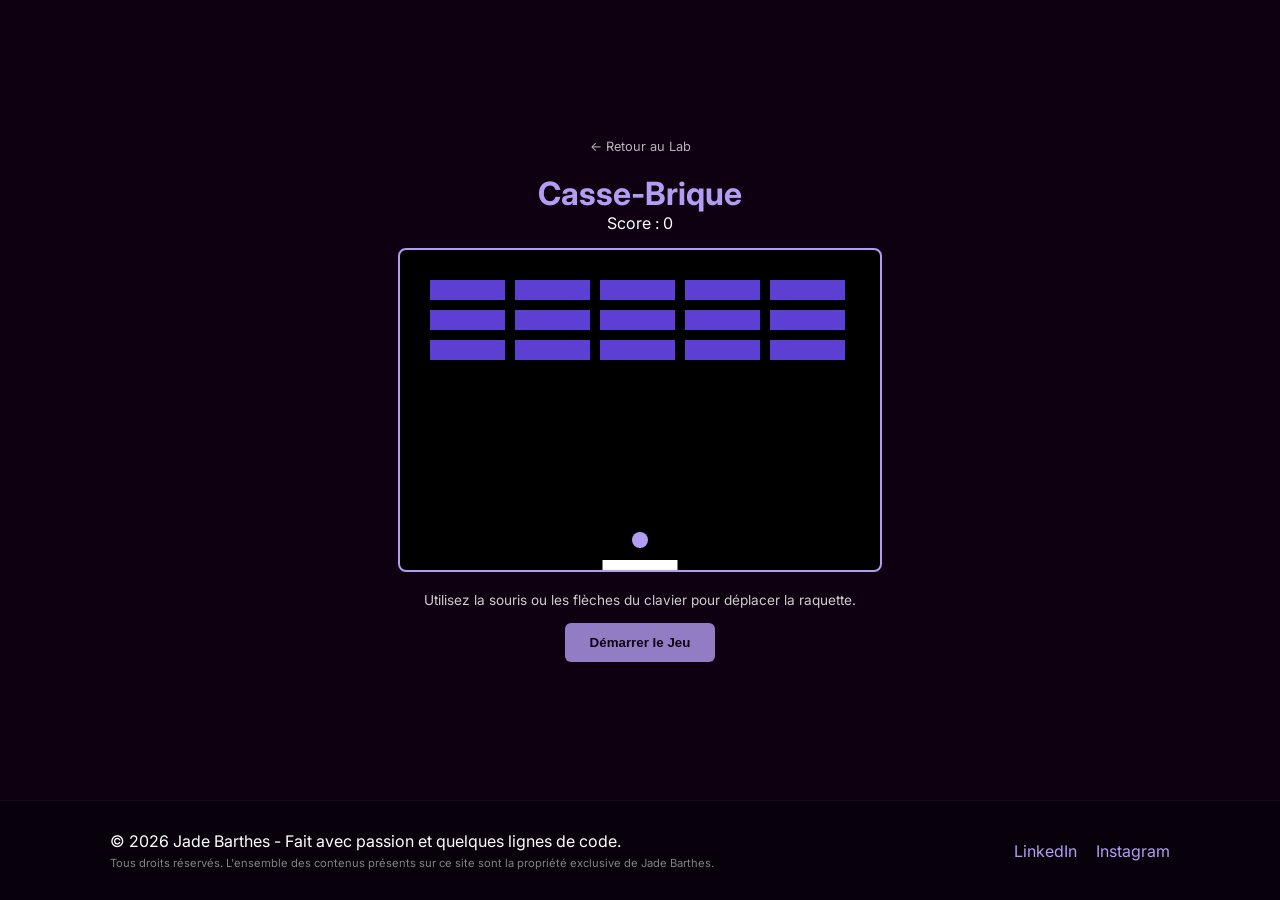
<file: casse-brique/index.html>
<!DOCTYPE html>
<html lang="fr">
<head>
    <meta charset="UTF-8">
    <meta name="viewport" content="width=device-width, initial-scale=1.0">
    <title>Casse-Brique - Jade Barthes</title>
    <link href="https://fonts.googleapis.com/css2?family=Inter:wght@400;700&display=swap" rel="stylesheet">
    <link rel="stylesheet" href="style.css">
</head>
<body>

    <main class="game-wrapper">
        <a href="../../jeu-html.html" class="back-link">← Retour au Lab</a>
        
        <header class="game-header">
            <h1>Casse-Brique</h1>
            <div id="score">Score : 0</div>
        </header>
        
        <canvas id="gameCanvas" width="480" height="320"></canvas>
        
        <div class="game-footer-ui"> <p>Utilisez la souris ou les flèches du clavier pour déplacer la raquette.</p>
            <button id="startBtn">Démarrer le Jeu</button>
        </div>
    </main>

    <footer class="main-footer"> <div class="footer-container">
            <div class="footer-content">
                <p>&copy; 2026 Jade Barthes - Fait avec passion et quelques lignes de code.</p>
                <p class="legal-text">
                    Tous droits réservés. L'ensemble des contenus présents sur ce site sont la propriété exclusive de Jade Barthes. 
                </p>
            </div>
            
            <div class="footer-socials">
                <a href="https://www.linkedin.com/in/jade-barthes-762510387/" target="_blank">LinkedIn</a>
                <a href="https://www.instagram.com/pickjad/" target="_blank">Instagram</a>
            </div>
        </div>
    </footer>

    <script src="script.js"></script>
</body>
</html>
</file>
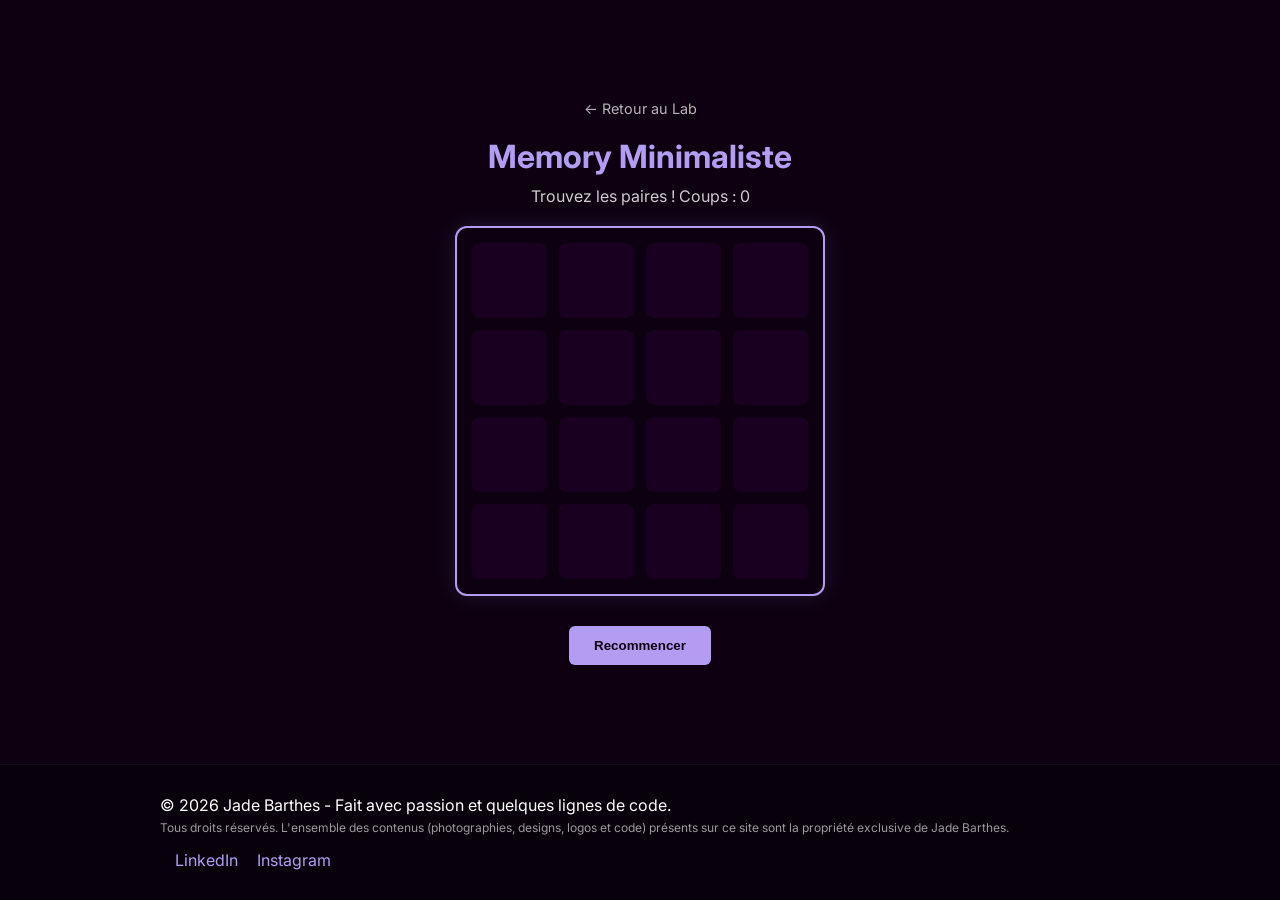
<file: memory/index.html>
<!DOCTYPE html>
<html lang="fr">
<head>
    <meta charset="UTF-8">
    <meta name="viewport" content="width=device-width, initial-scale=1.0">
    <title>Memory Visuel - Jade Barthes</title>
    <link href="https://fonts.googleapis.com/css2?family=Inter:wght@400;700&display=swap" rel="stylesheet">
    <link rel="stylesheet" href="style.css">
</head>
<body>

    <main class="game-wrapper">
        <a href="../../jeu-html.html" class="back-link">← Retour au Lab</a>
        
        <header class="game-header">
            <h1>Memory Minimaliste</h1>
            <div id="status">Trouvez les paires ! Coups : 0</div>
        </header>
        
        <div class="game-board" id="gameBoard"></div>
        
        <div class="game-controls">
            <button id="resetBtn">Recommencer</button>
        </div>
    </main>

    <footer class="main-footer">
        <div class="footer-container">
            <div class="footer-content">
                <p>&copy; 2026 Jade Barthes - Fait avec passion et quelques lignes de code.</p>
                <p class="legal-text">
                    Tous droits réservés. L'ensemble des contenus (photographies, designs, logos et code) 
                    présents sur ce site sont la propriété exclusive de Jade Barthes. 
                </p>
            </div>
            
            <div class="footer-socials">
                <a href="https://www.linkedin.com/in/jade-barthes-762510387/" target="_blank">LinkedIn</a>
                <a href="https://www.instagram.com/pickjad/" target="_blank">Instagram</a>
            </div>
        </div>
    </footer>

    <script src="script.js"></script>
</body>
</html>
</file>
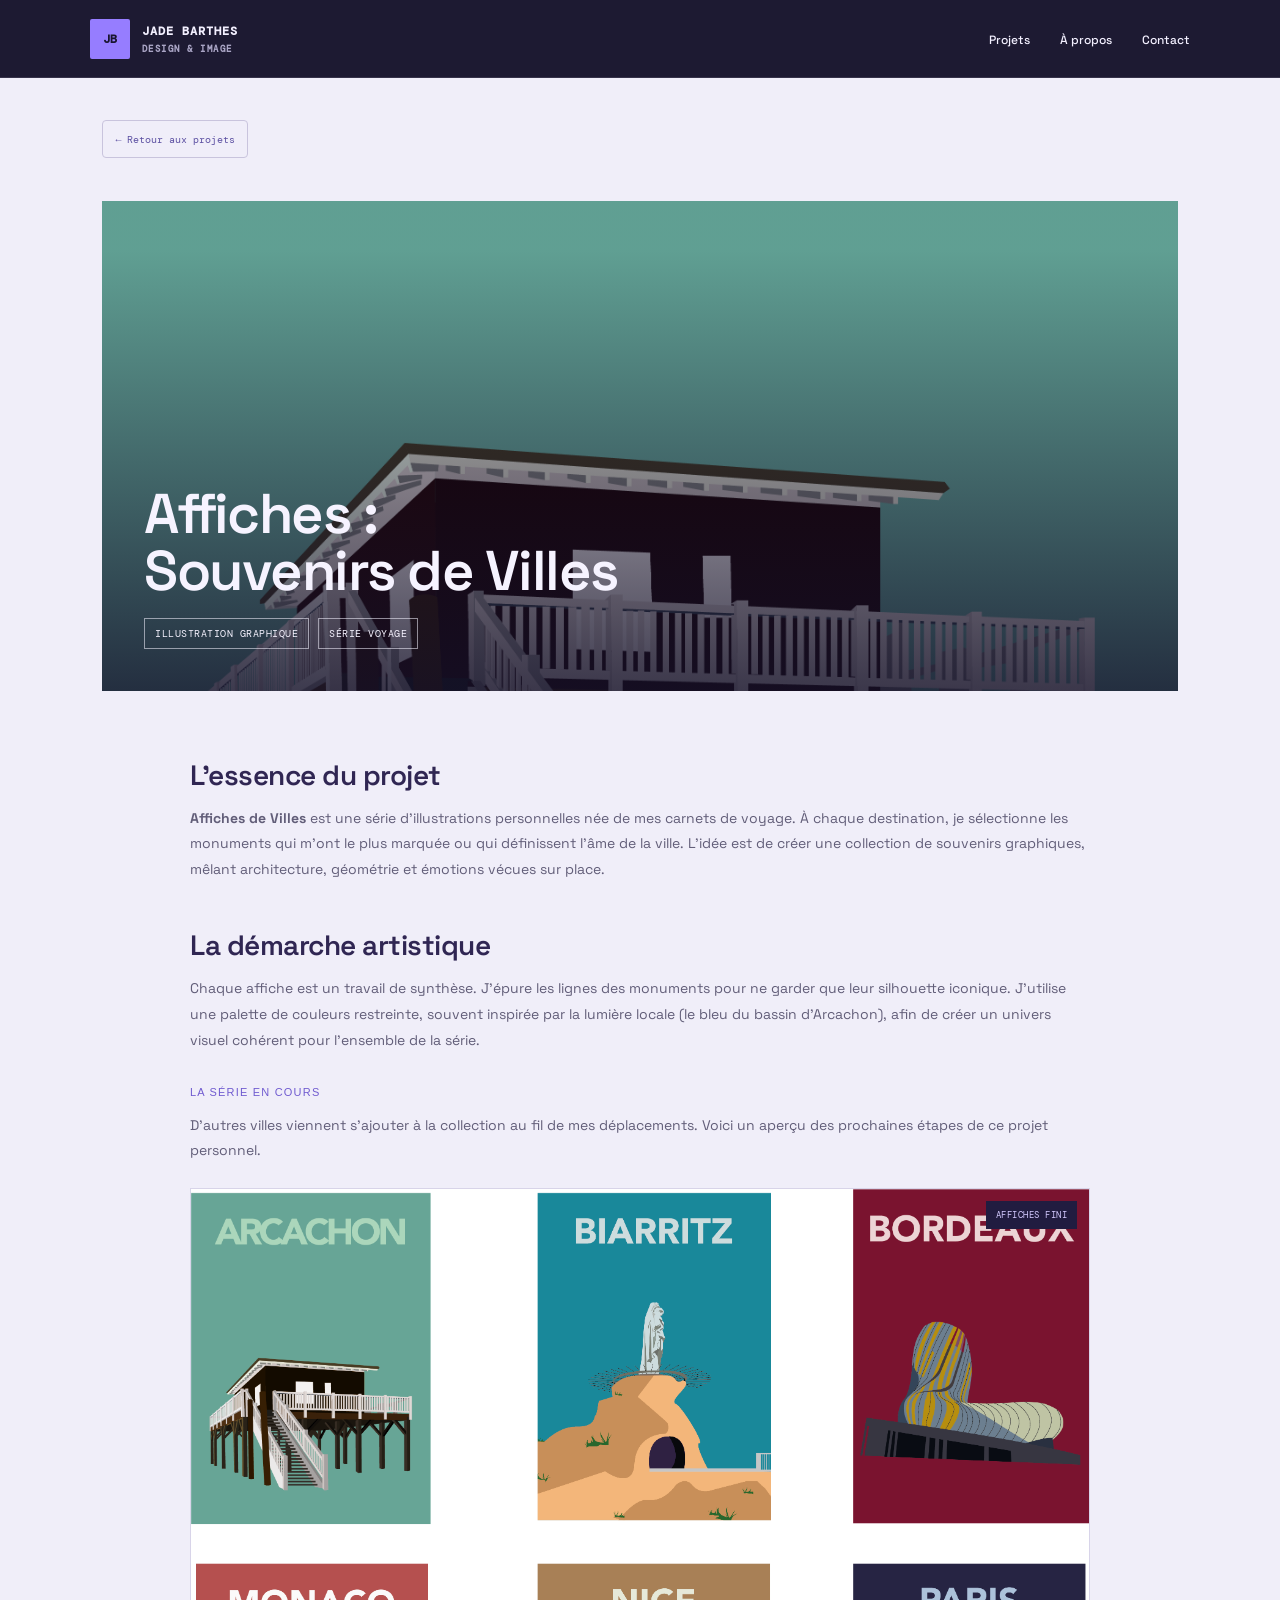
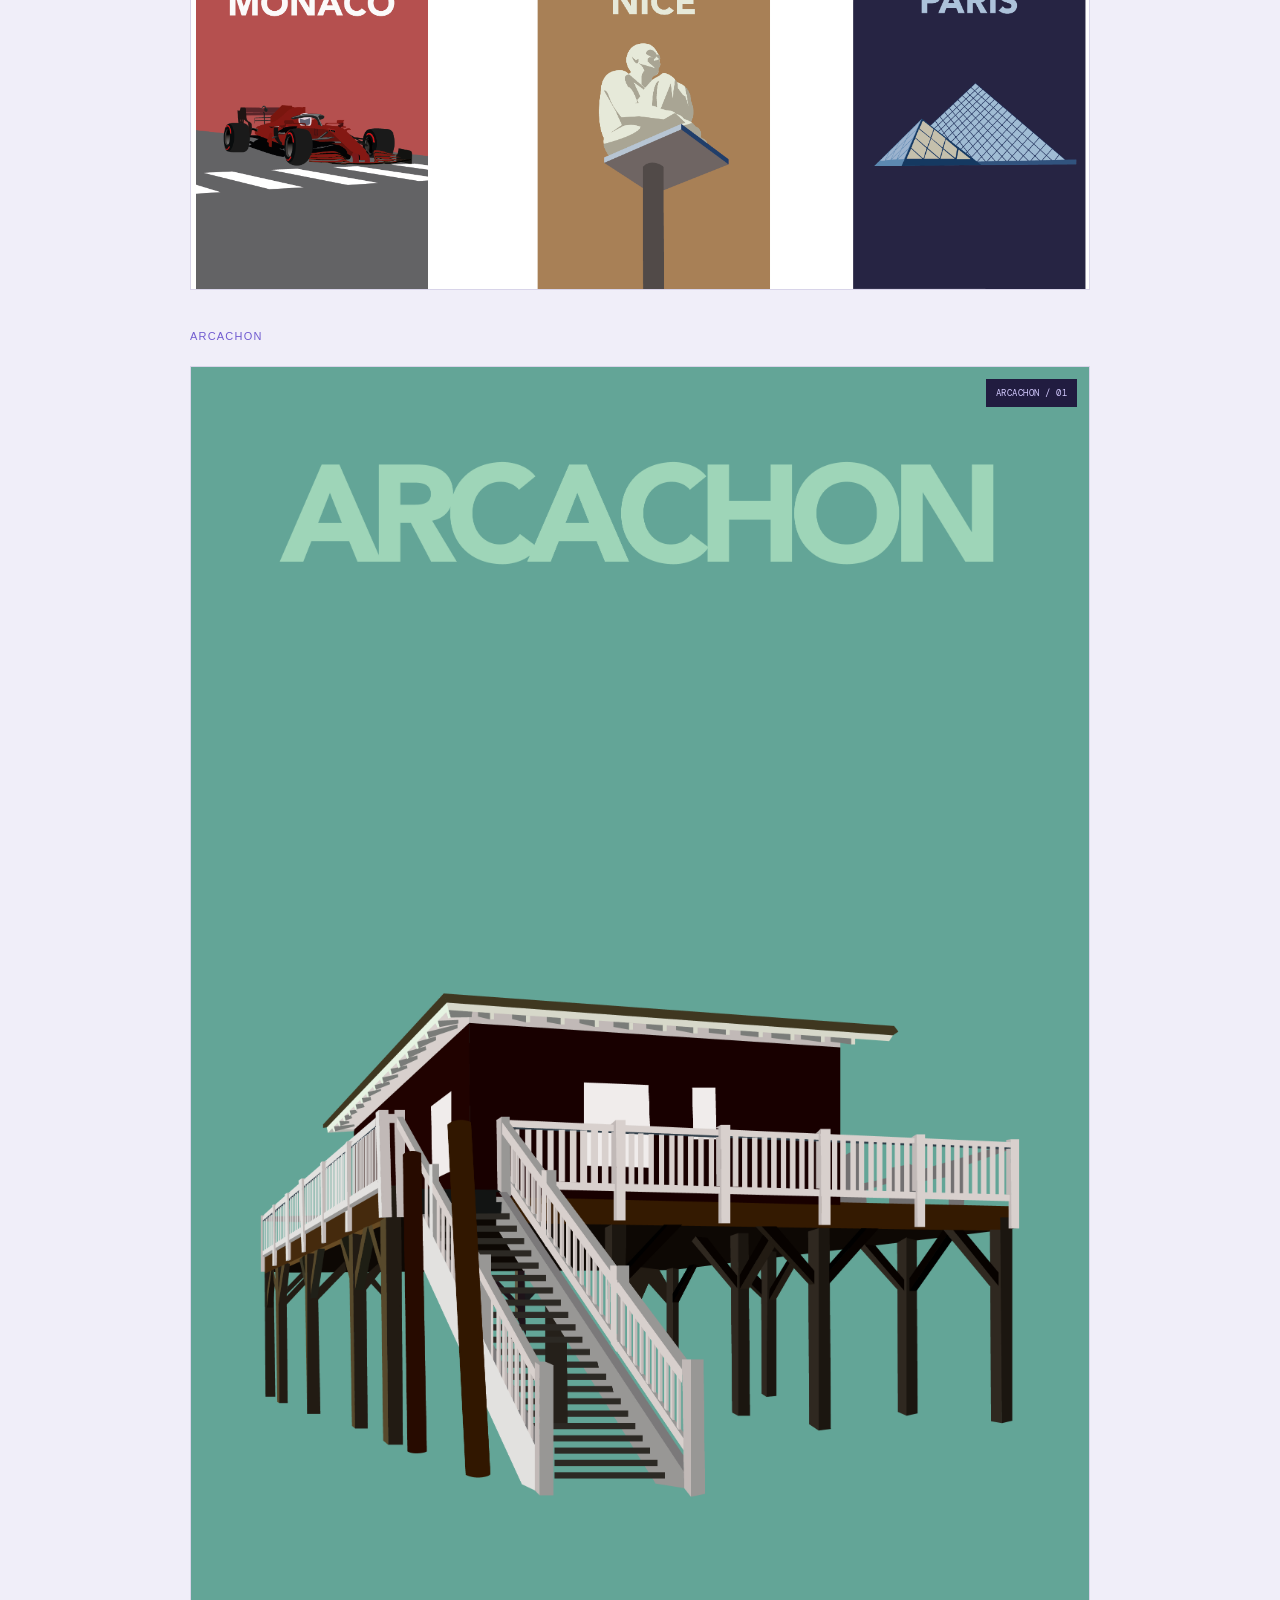
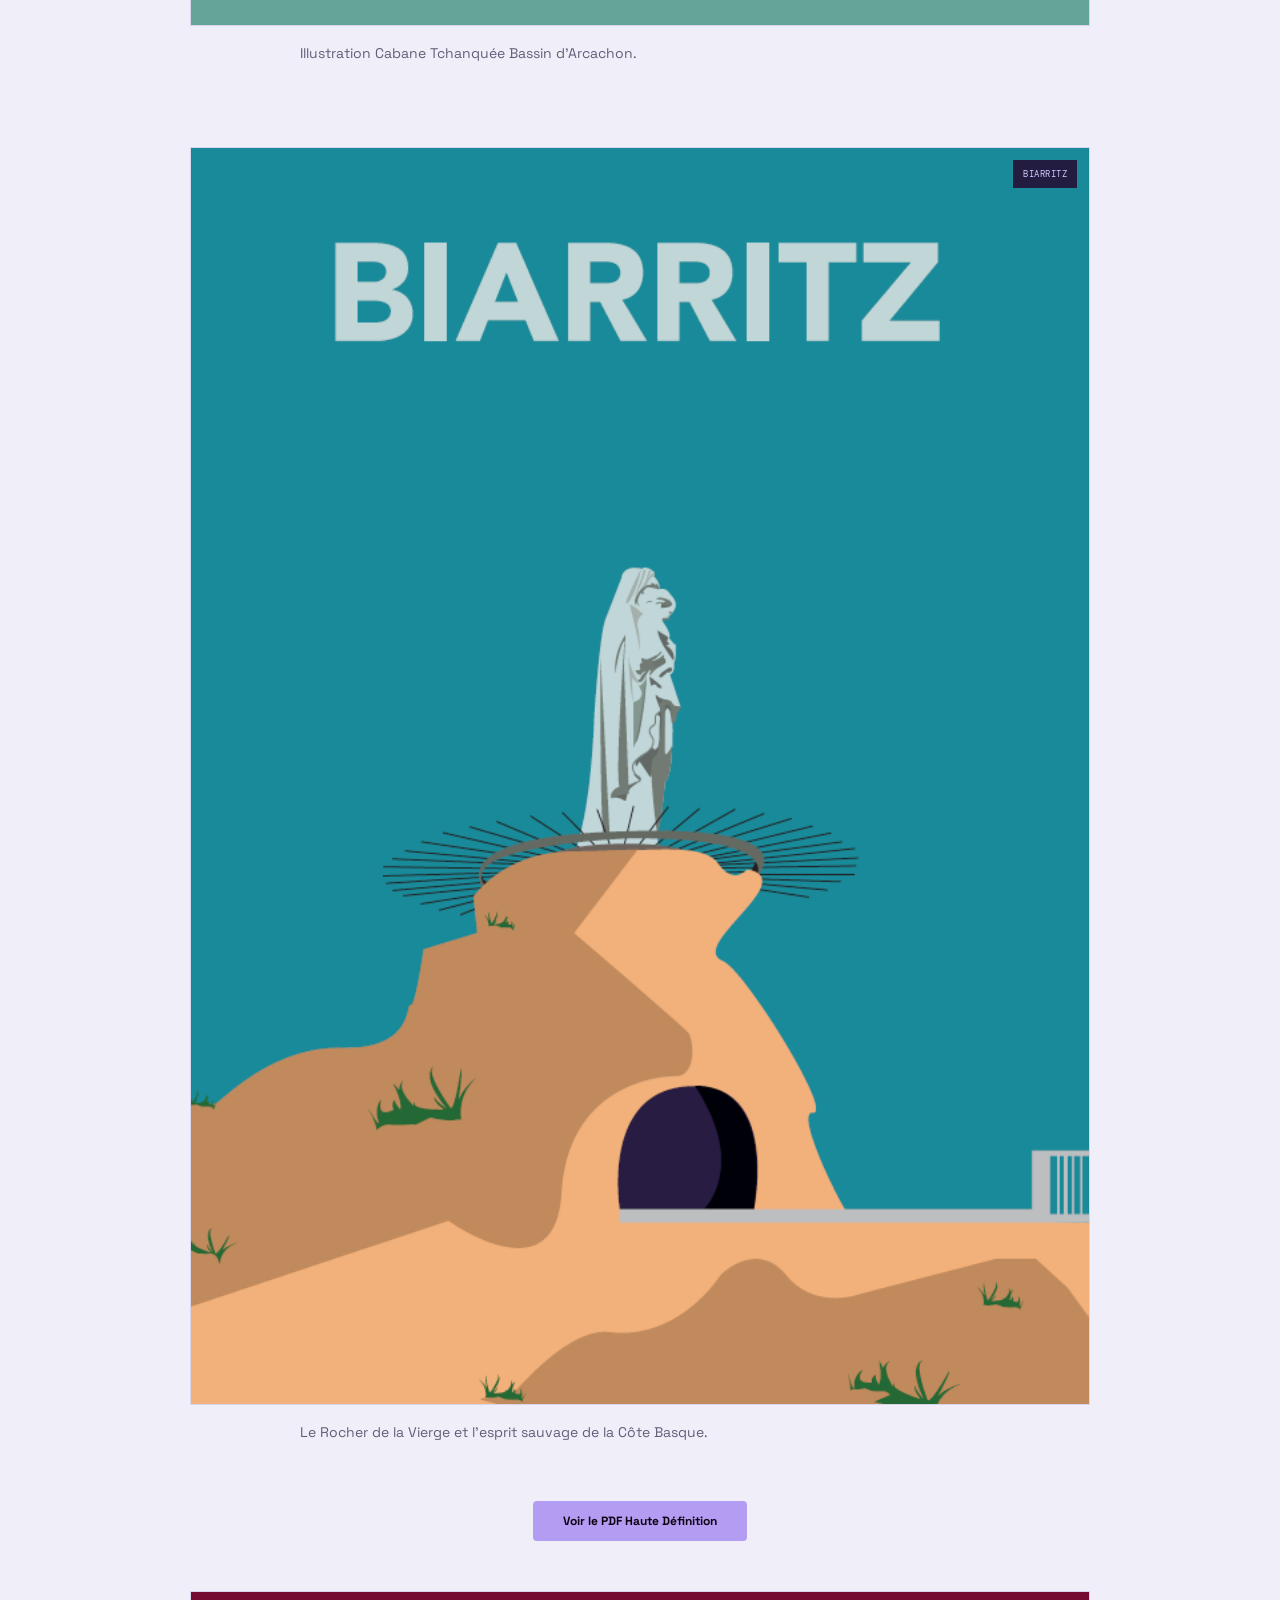
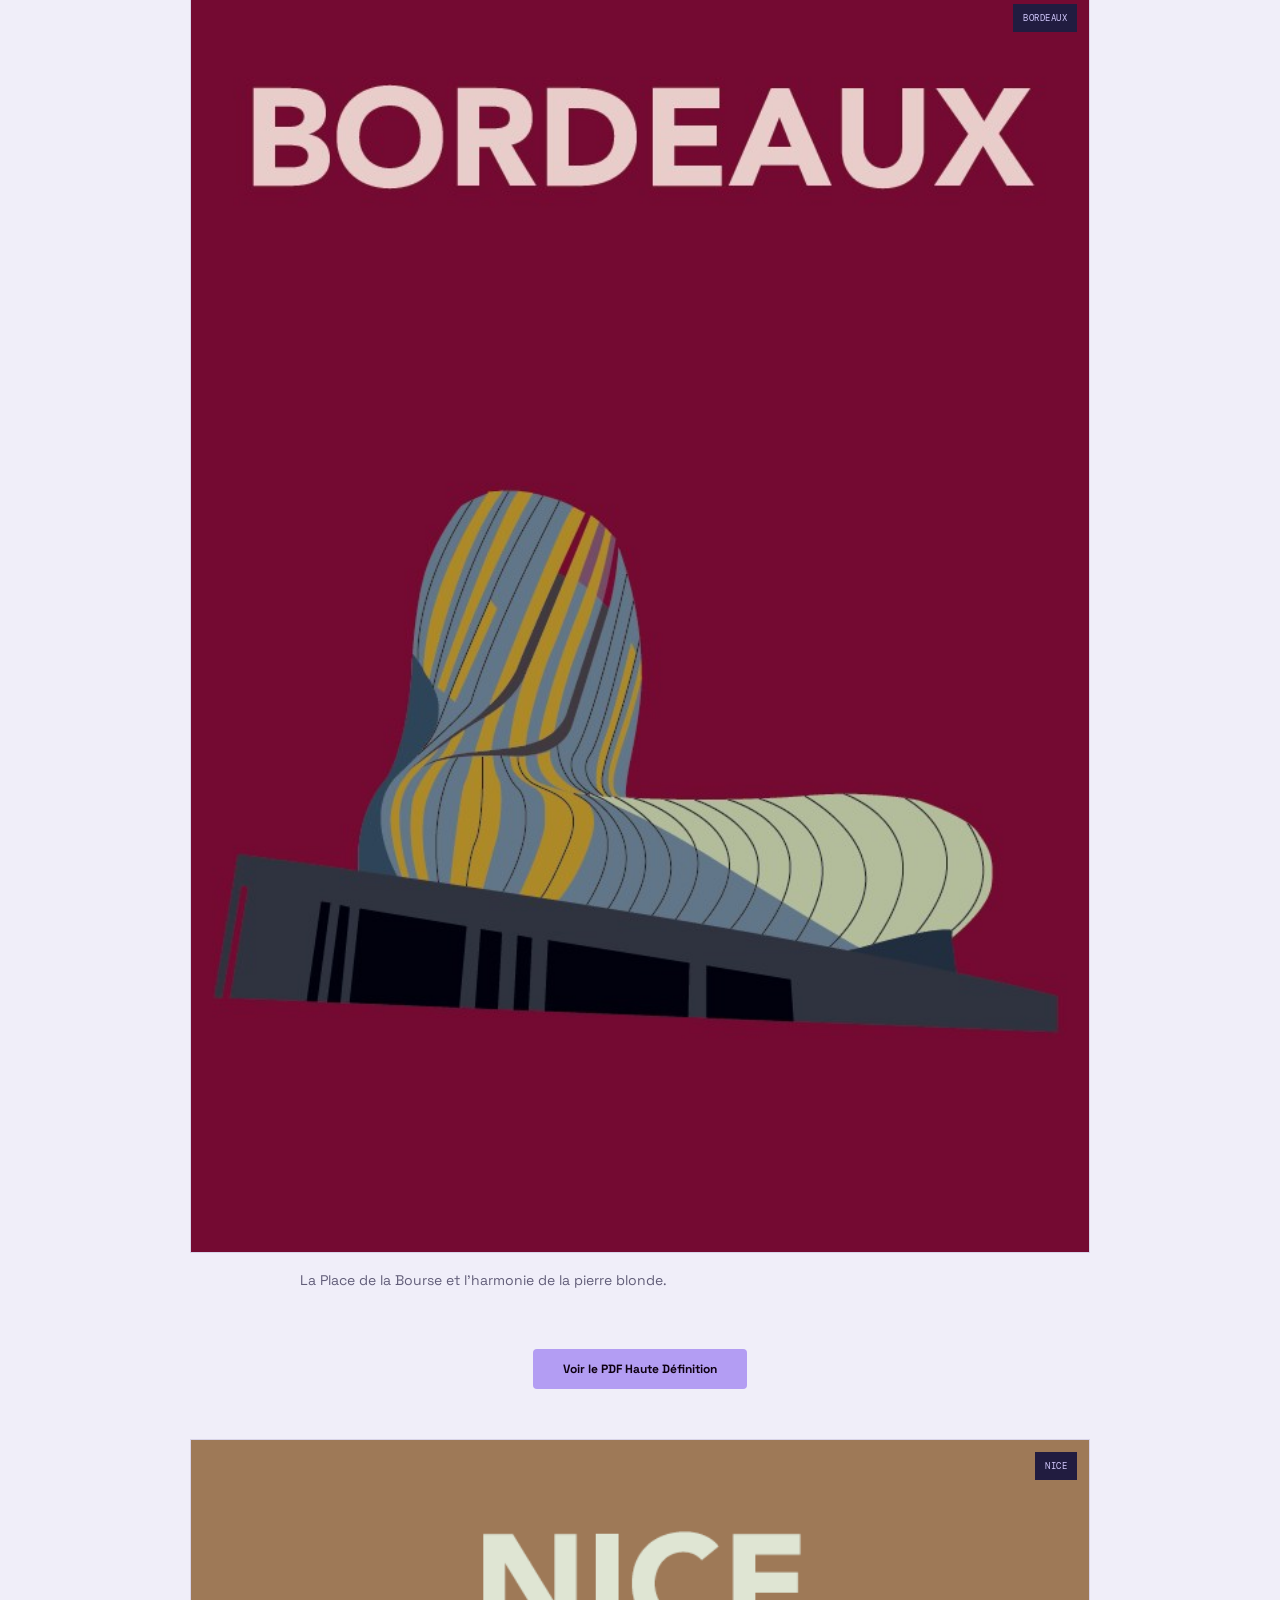
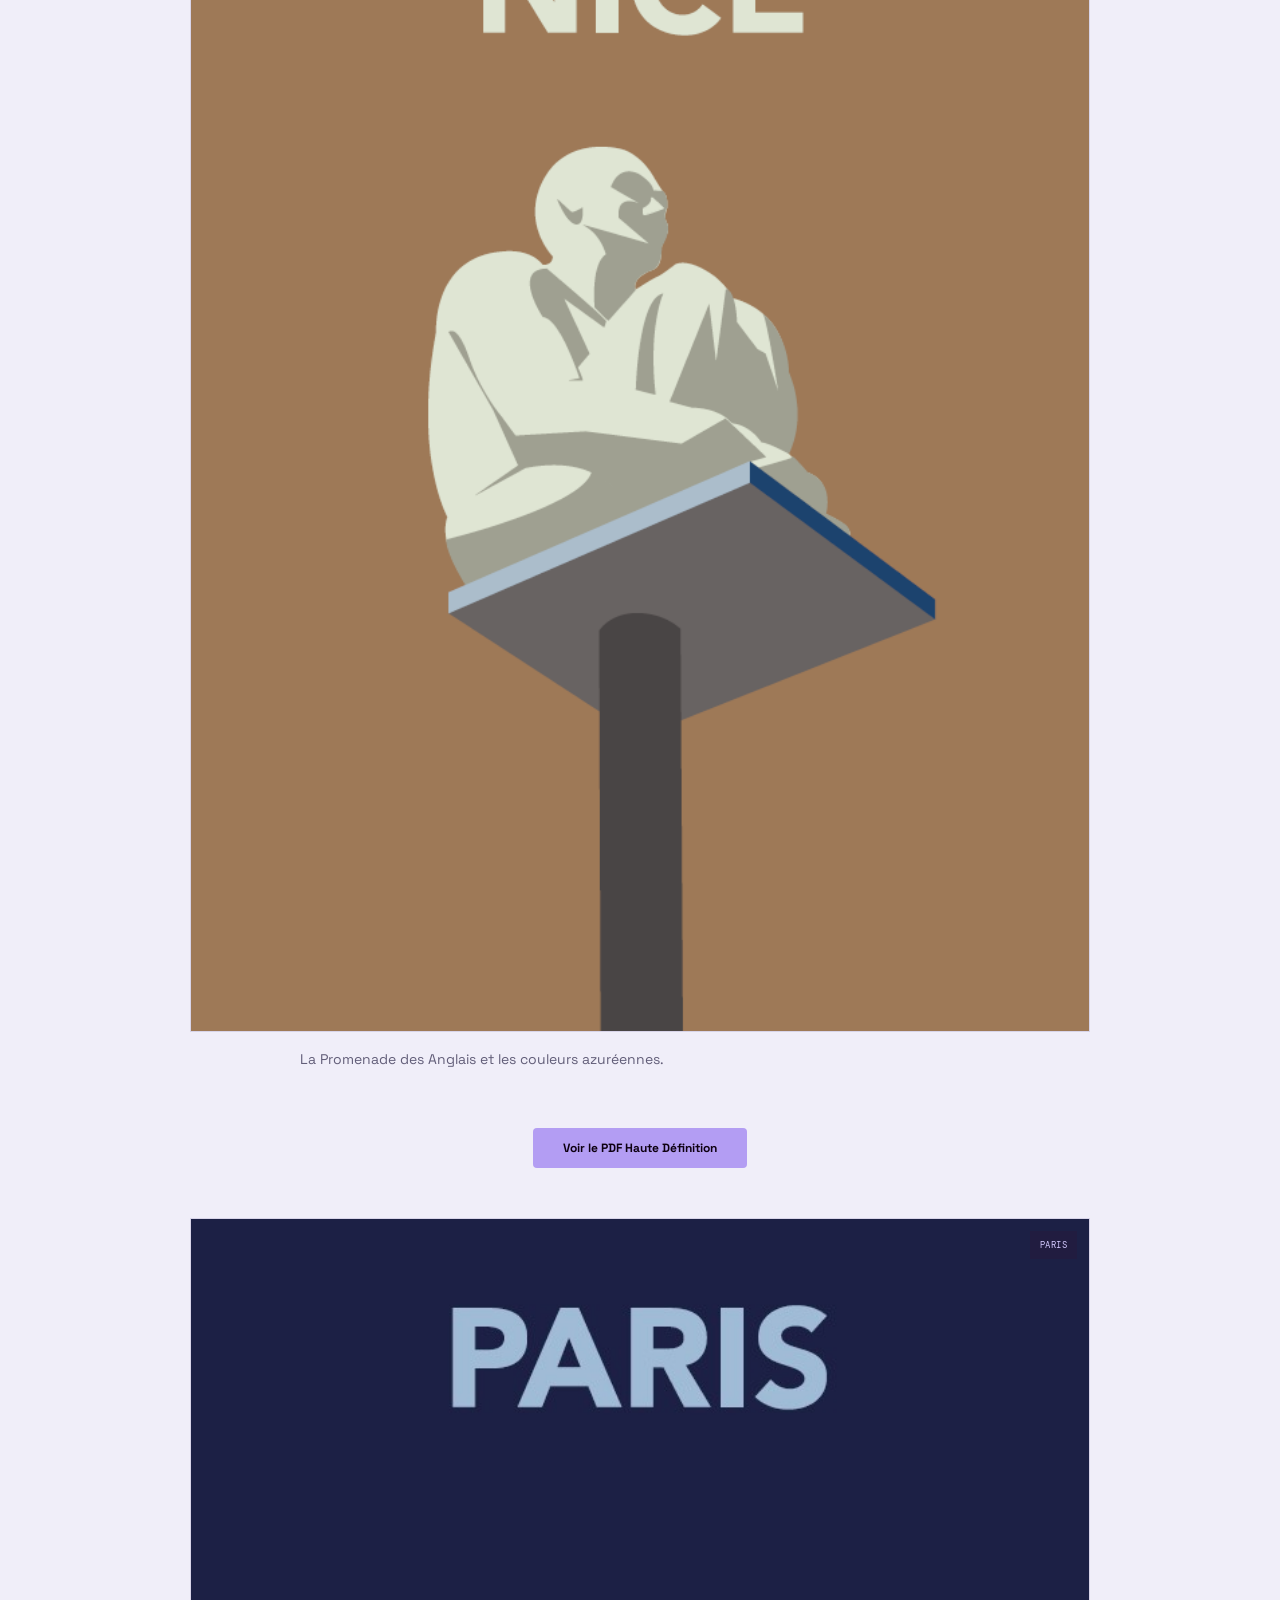
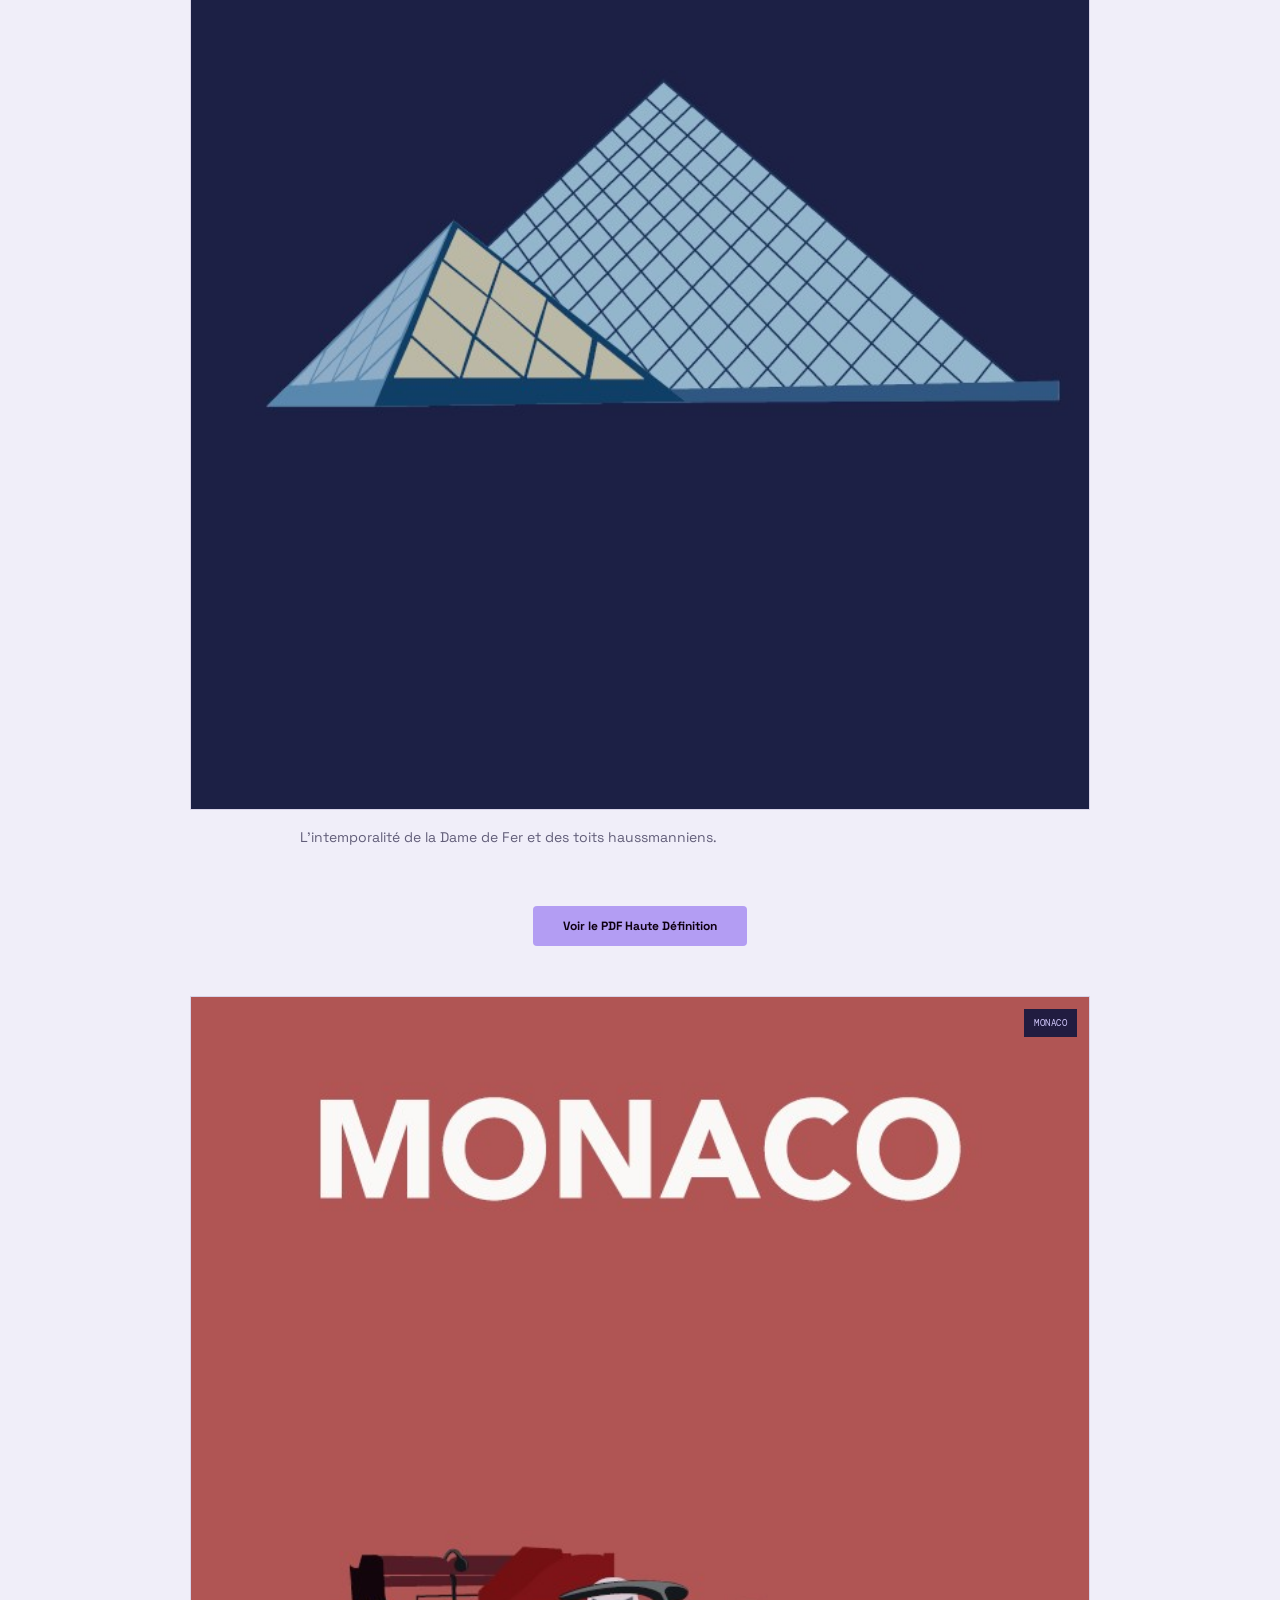
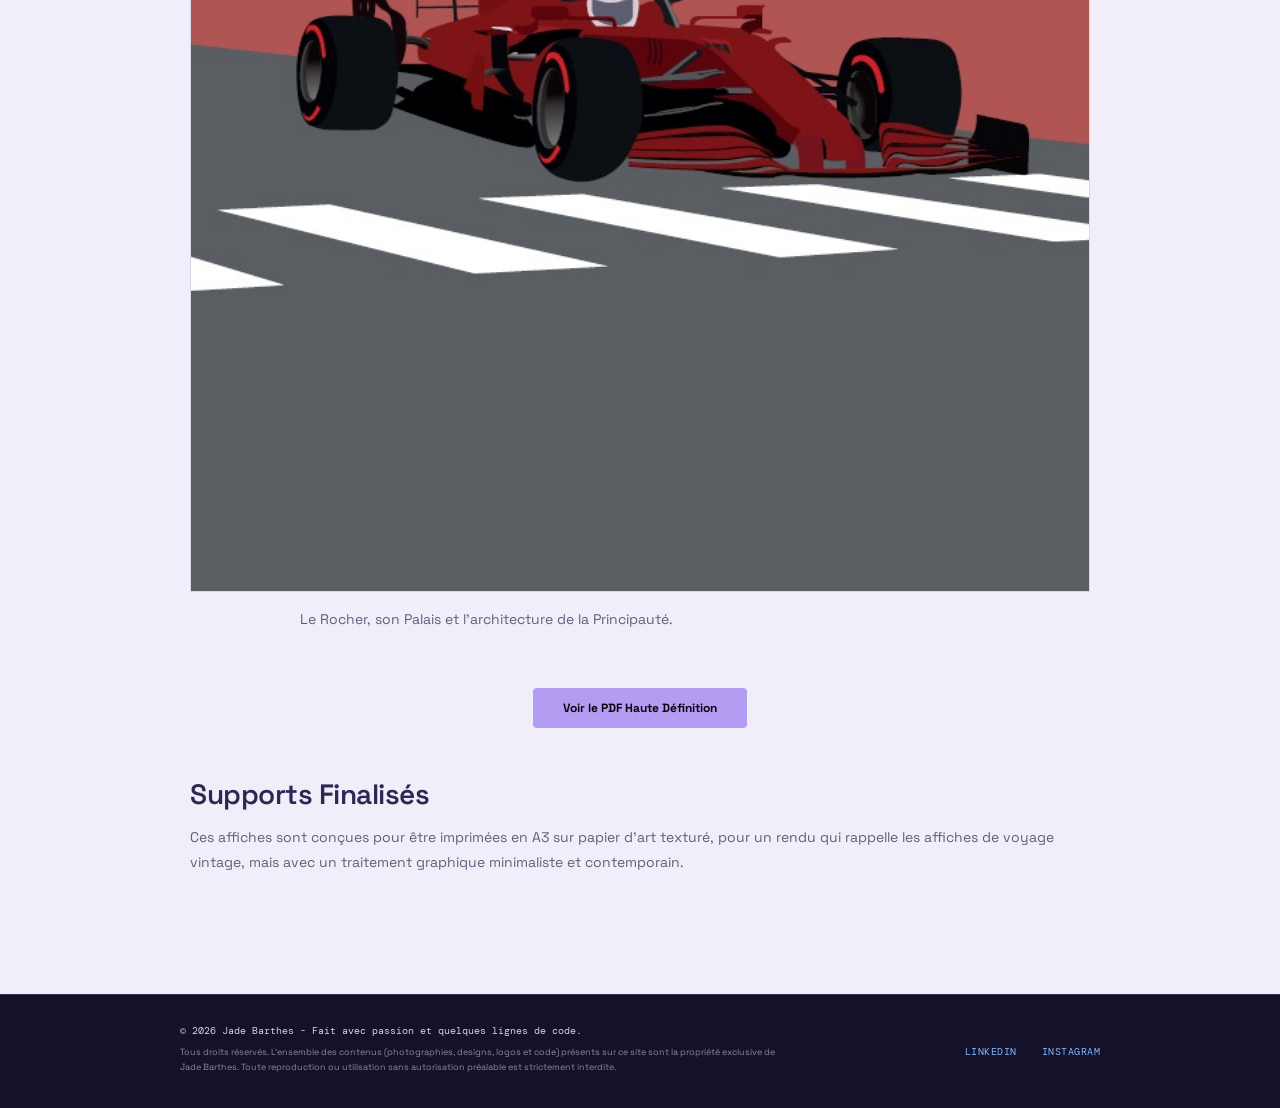
<file: Affiche-ville.html>
<!DOCTYPE html>
<html lang="fr">
<head>
    <meta charset="UTF-8">
    <meta name="viewport" content="width=device-width, initial-scale=1.0">
    <title>Affiches de Villes - Jade Barthes</title>
    <link href="https://fonts.googleapis.com/css2?family=DM+Mono:wght@400;500&family=Space+Grotesk:wght@400;500;600;700&family=Playfair+Display:ital,wght@0,600;0,700;1,600&display=swap" rel="stylesheet">
    <link rel="stylesheet" href="style.css">
</head>
<body class="portfolio-page project-page">
    <header class="site-header">
        <a class="brand" href="index.html#accueil" aria-label="Jade Barthes, accueil">
            <span class="brand-mark">JB</span>
            <span class="brand-name">JADE BARTHES<span>DESIGN & IMAGE</span></span>
        </a>
        <nav class="site-nav" aria-label="Navigation principale">
            <button class="menu-toggle" id="burger" type="button" aria-label="Ouvrir le menu" aria-expanded="false" aria-controls="nav-links"><span></span><span></span></button>
            <ul class="nav-links" id="nav-links">
                <li><a href="index.html#projets">Projets</a></li>
                <li><a href="index.html#apropos">À propos</a></li>
                <li><a href="index.html#contact">Contact</a></li>
            </ul>
        </nav>
    </header>

    <main>
        <section class="project-detail">
            <a href="index.html#projets" class="back-link hover-target">← Retour aux projets</a>
            
            <br><br>

            <div class="project-hero affiche-ville-bg">
                <div class="project-hero-overlay">
                    <h1>Affiches : <br> Souvenirs de Villes</h1>
                    <div class="meta">
                        <span>Illustration Graphique</span>
                        <span>Série Voyage</span>
                    </div>
                </div>
            </div>

            <article class="content-wrapper">
                
                <h2>L'essence du projet</h2>
                <p>
                    <strong>Affiches de Villes</strong> est une série d'illustrations personnelles née de mes carnets de voyage.
                    À chaque destination, je sélectionne les monuments qui m'ont le plus marquée ou qui définissent
                    l'âme de la ville. L'idée est de créer une collection de souvenirs graphiques, mêlant architecture, géométrie et émotions vécues sur place.
                </p>

                <h2>La démarche artistique</h2>
                <p>
                    Chaque affiche est un travail de synthèse.
                    J'épure les lignes des monuments pour ne garder que leur silhouette iconique.
                    J'utilise une palette de couleurs restreinte, souvent inspirée par la lumière locale
                    (le bleu du bassin d'Arcachon), afin de créer un univers visuel cohérent pour l'ensemble de la série.
                </p>
                <h3 class="partie-title">La Série en cours</h3>
                <p>D'autres villes viennent s'ajouter à la collection au fil de mes déplacements. Voici un aperçu des prochaines étapes de ce projet personnel.</p>

                <div class="stories-showcase" style="margin-bottom: 40px;">
                    <div class="story-image hover-target">
                        <img src="assets/img/ville.png" alt="Affiches Villes">
                        <span class="story-label">Affiches fini</span>
                    </div>
                </div>

                <h3 class="partie-title">Arcachon</h3>
                <div class="stories-showcase" style="margin-bottom: 80px;">
                    <div class="story-image hover-target">
                        <img src="assets/img/ARCACHON.jpeg" alt="Affiche Ville Arcachon - Jade Barthes">
                        <span class="story-label">Arcachon / 01</span>
                    </div>
                    <p class="story-desc">Illustration Cabane Tchanquée Bassin d'Arcachon.</p>
                </div>




<div id="biarritz" class="stories-showcase city-section">
    <div class="story-image hover-target">
        <img src="assets/img/BIARRITZ.jpg.png" alt="Affiche Biarritz">
        <span class="story-label">Biarritz</span>
    </div>
    <p class="story-desc">Le Rocher de la Vierge et l'esprit sauvage de la Côte Basque.</p>
    <div class="pdf-action">
        <a href="assets/pdf/BIARRITZ.pdf" target="_blank" class="btn-link hover-target">Voir le PDF Haute Définition</a>
    </div>
</div>

<div id="bordeaux" class="stories-showcase city-section">
    <div class="story-image hover-target">
        <img src="assets/img/BORDEAUX.jpg" alt="Affiche Bordeaux">
        <span class="story-label">Bordeaux</span>
    </div>
    <p class="story-desc">La Place de la Bourse et l'harmonie de la pierre blonde.</p>
    <div class="pdf-action">
        <a href="assets/pdf/BORDEAUX.pdf" target="_blank" class="btn-link hover-target">Voir le PDF Haute Définition</a>
    </div>
</div>

<div id="nice" class="stories-showcase city-section">
    <div class="story-image hover-target">
        <img src="assets/img/NICE.jpg.png" alt="Affiche Nice">
        <span class="story-label">Nice</span>
    </div>
    <p class="story-desc">La Promenade des Anglais et les couleurs azuréennes.</p>
    <div class="pdf-action">
        <a href="assets/pdf/NICE.pdf" target="_blank" class="btn-link hover-target">Voir le PDF Haute Définition</a>
    </div>
</div>

<div id="paris" class="stories-showcase city-section">
    <div class="story-image hover-target">
        <img src="assets/img/PARIS.jpg" alt="Affiche Paris">
        <span class="story-label">Paris</span>
    </div>
    <p class="story-desc">L'intemporalité de la Dame de Fer et des toits haussmanniens.</p>
    <div class="pdf-action">
        <a href="assets/pdf/PARIS.pdf" target="_blank" class="btn-link hover-target">Voir le PDF Haute Définition</a>
    </div>
</div>

<div id="monaco" class="stories-showcase city-section">
    <div class="story-image hover-target">
        <img src="assets/img/monaco.jpg" alt="Affiche Monaco">
        <span class="story-label">Monaco</span>
    </div>
    <p class="story-desc">Le Rocher, son Palais et l'architecture de la Principauté.</p>
    <div class="pdf-action">
        <a href="assets/pdf/Monaco.pdf" target="_blank" class="btn-link hover-target">Voir le PDF Haute Définition</a>
    </div>
</div>

                <h2>Supports Finalisés</h2>
                <p>
                    Ces affiches sont conçues pour être imprimées en A3 sur papier d'art texturé, pour un rendu qui rappelle les
                    affiches de voyage vintage, mais avec un traitement graphique minimaliste et contemporain.
                </p>

            </article>
        </section>
    </main>

    <div id="lightbox" class="lightbox">
        <span class="lightbox-close hover-target">&times;</span>
        <span class="lightbox-prev hover-target">&#10094;</span>
        <span class="lightbox-next hover-target">&#10095;</span>
        <img class="lightbox-content" id="lightbox-img">
    </div>


    <footer>
    <div class="footer-container">
        <div class="footer-content">
            <p>&copy; 2026 Jade Barthes - Fait avec passion et quelques lignes de code.</p>
            <p class="legal-text">
                Tous droits réservés. L'ensemble des contenus (photographies, designs, logos et code) 
                présents sur ce site sont la propriété exclusive de Jade Barthes. 
                Toute reproduction ou utilisation sans autorisation préalable est strictement interdite.
            </p>
        </div>
        
        <div class="footer-socials">
            <a href="https://www.linkedin.com/in/jade-barthes-762510387/" target="_blank" class="hover-target">LinkedIn</a>
            <a href="https://www.instagram.com/pickjad/" target="_blank" class="hover-target">Instagram</a>
        </div>
    </div>
</footer>
<script src="script.js"></script>
</body>
</html>
</file>
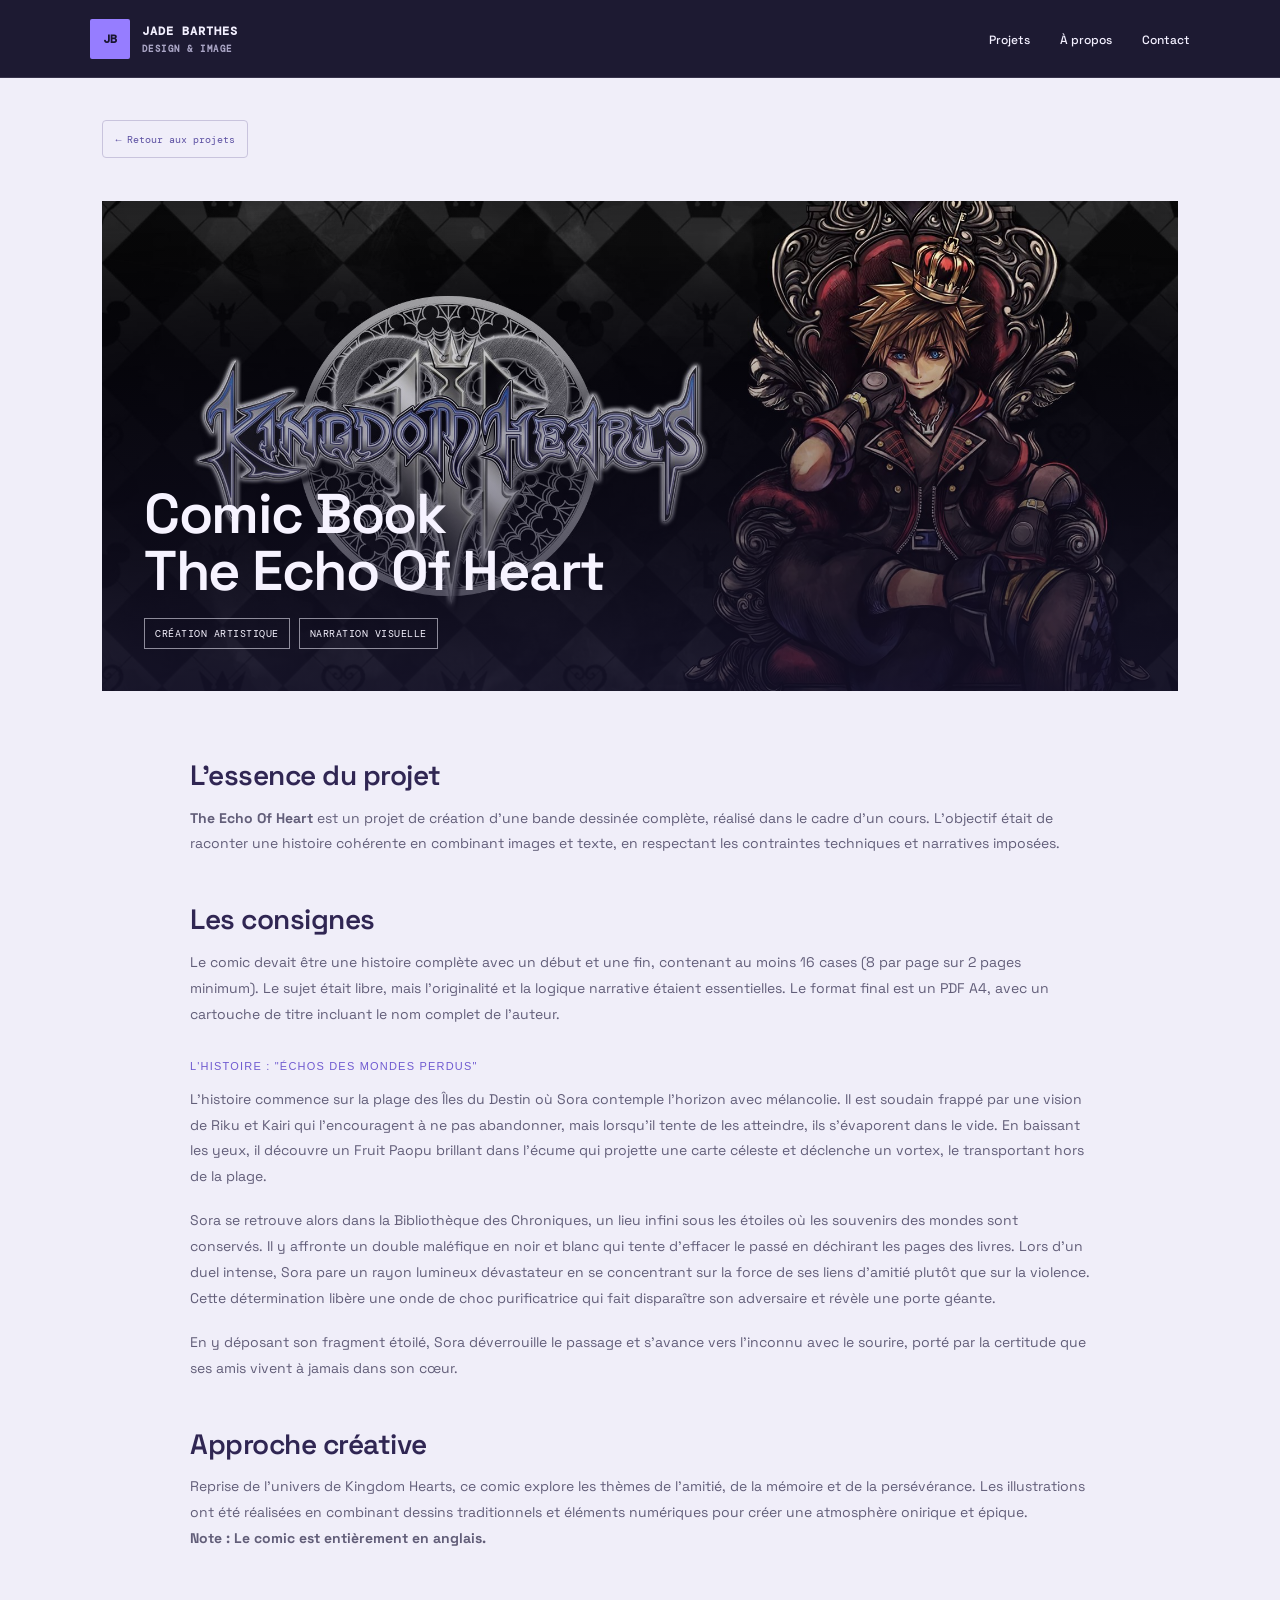
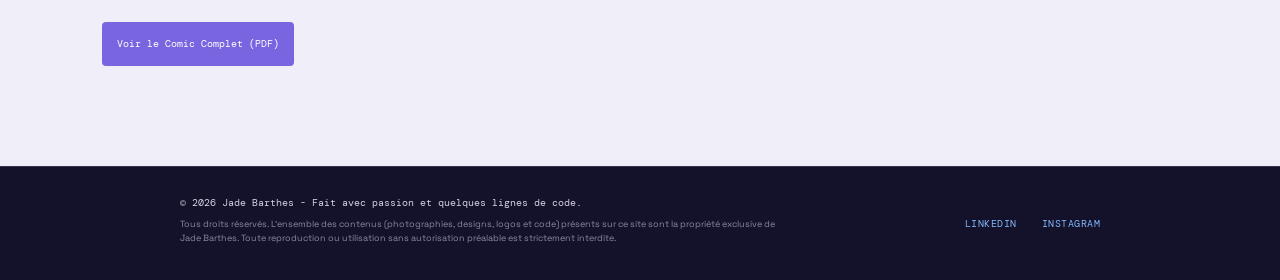
<file: comics.html>
<!DOCTYPE html>
<html lang="fr">
<head>
    <meta charset="UTF-8">
    <meta name="viewport" content="width=device-width, initial-scale=1.0">
    <title>Comic Book - Jade Barthes</title>
    <link href="https://fonts.googleapis.com/css2?family=DM+Mono:wght@400;500&family=Space+Grotesk:wght@400;500;600;700&family=Playfair+Display:ital,wght@0,600;0,700;1,600&display=swap" rel="stylesheet">
    <link rel="stylesheet" href="style.css">
</head>
<body class="portfolio-page project-page">
    <header class="site-header">
        <a class="brand" href="index.html#accueil" aria-label="Jade Barthes, accueil">
            <span class="brand-mark">JB</span>
            <span class="brand-name">JADE BARTHES<span>DESIGN & IMAGE</span></span>
        </a>
        <nav class="site-nav" aria-label="Navigation principale">
            <button class="menu-toggle" id="burger" type="button" aria-label="Ouvrir le menu" aria-expanded="false" aria-controls="nav-links"><span></span><span></span></button>
            <ul class="nav-links" id="nav-links">
                <li><a href="index.html#projets">Projets</a></li>
                <li><a href="index.html#apropos">À propos</a></li>
                <li><a href="index.html#contact">Contact</a></li>
            </ul>
        </nav>
    </header>

    <main>
        <section class="project-detail">
            <a href="index.html#projets" class="back-link hover-target">← Retour aux projets</a>
            
            <br><br>

            <div class="project-hero comics-bg">
                <div class="project-hero-overlay">
                    <h1>Comic Book <br> The Echo Of Heart</h1>
                    <div class="meta">
                        <span>Création Artistique</span>
                        <span>Narration Visuelle</span>
                    </div>
                </div>
            </div>

            <article class="content-wrapper">
                
                <h2>L'essence du projet</h2>
                <p>
                    <strong>The Echo Of Heart</strong> est un projet de création d'une bande dessinée complète, réalisé dans le cadre d'un cours. L'objectif était de raconter une histoire cohérente en combinant images et texte, en respectant les contraintes techniques et narratives imposées.
                </p>

                <h2>Les consignes</h2>
                <p>
                    Le comic devait être une histoire complète avec un début et une fin, contenant au moins 16 cases (8 par page sur 2 pages minimum). Le sujet était libre, mais l'originalité et la logique narrative étaient essentielles. Le format final est un PDF A4, avec un cartouche de titre incluant le nom complet de l'auteur.
                </p>

                <h3 class="partie-title">L'histoire : "Échos des Mondes Perdus"</h3>

                <p>
                    L'histoire commence sur la plage des Îles du Destin où Sora contemple l'horizon avec mélancolie. Il est soudain frappé par une vision de Riku et Kairi qui l'encouragent à ne pas abandonner, mais lorsqu'il tente de les atteindre, ils s'évaporent dans le vide. En baissant les yeux, il découvre un Fruit Paopu brillant dans l'écume qui projette une carte céleste et déclenche un vortex, le transportant hors de la plage.
                </p>

                <p>
                    Sora se retrouve alors dans la Bibliothèque des Chroniques, un lieu infini sous les étoiles où les souvenirs des mondes sont conservés. Il y affronte un double maléfique en noir et blanc qui tente d'effacer le passé en déchirant les pages des livres. Lors d'un duel intense, Sora pare un rayon lumineux dévastateur en se concentrant sur la force de ses liens d'amitié plutôt que sur la violence. Cette détermination libère une onde de choc purificatrice qui fait disparaître son adversaire et révèle une porte géante.
                </p>

                <p>
                    En y déposant son fragment étoilé, Sora déverrouille le passage et s'avance vers l'inconnu avec le sourire, porté par la certitude que ses amis vivent à jamais dans son cœur.
                </p>

                <h2>Approche créative</h2>
                <p>
                    Reprise de l'univers de Kingdom Hearts, ce comic explore les thèmes de l'amitié, de la mémoire et de la persévérance. Les illustrations ont été réalisées en combinant dessins traditionnels et éléments numériques pour créer une atmosphère onirique et épique. <br><strong>Note : Le comic est entièrement en anglais.</strong>
                </p>

            </article>
                <div class="action-buttons" style="margin-top: 40px; display: flex; gap: 20px;">
        <a href="assets/pdf/BARTHES_JADE_SoraL_EchoDesCoeurs.pdf" target="_blank" class="btn-link hover-target">
            Voir le Comic Complet (PDF)
        </a>
    </div>
        </section>
    </main>

    <footer>
    <div class="footer-container">
        <div class="footer-content">
            <p>&copy; 2026 Jade Barthes - Fait avec passion et quelques lignes de code.</p>
            <p class="legal-text">
                Tous droits réservés. L'ensemble des contenus (photographies, designs, logos et code) 
                présents sur ce site sont la propriété exclusive de Jade Barthes. 
                Toute reproduction ou utilisation sans autorisation préalable est strictement interdite.
            </p>
        </div>
        
        <div class="footer-socials">
            <a href="https://www.linkedin.com/in/jade-barthes-762510387/" target="_blank" class="hover-target">LinkedIn</a>
            <a href="https://www.instagram.com/pickjad/" target="_blank" class="hover-target">Instagram</a>
        </div>
    </div>
</footer>
<script src="script.js"></script>
</body>
</html>
</file>
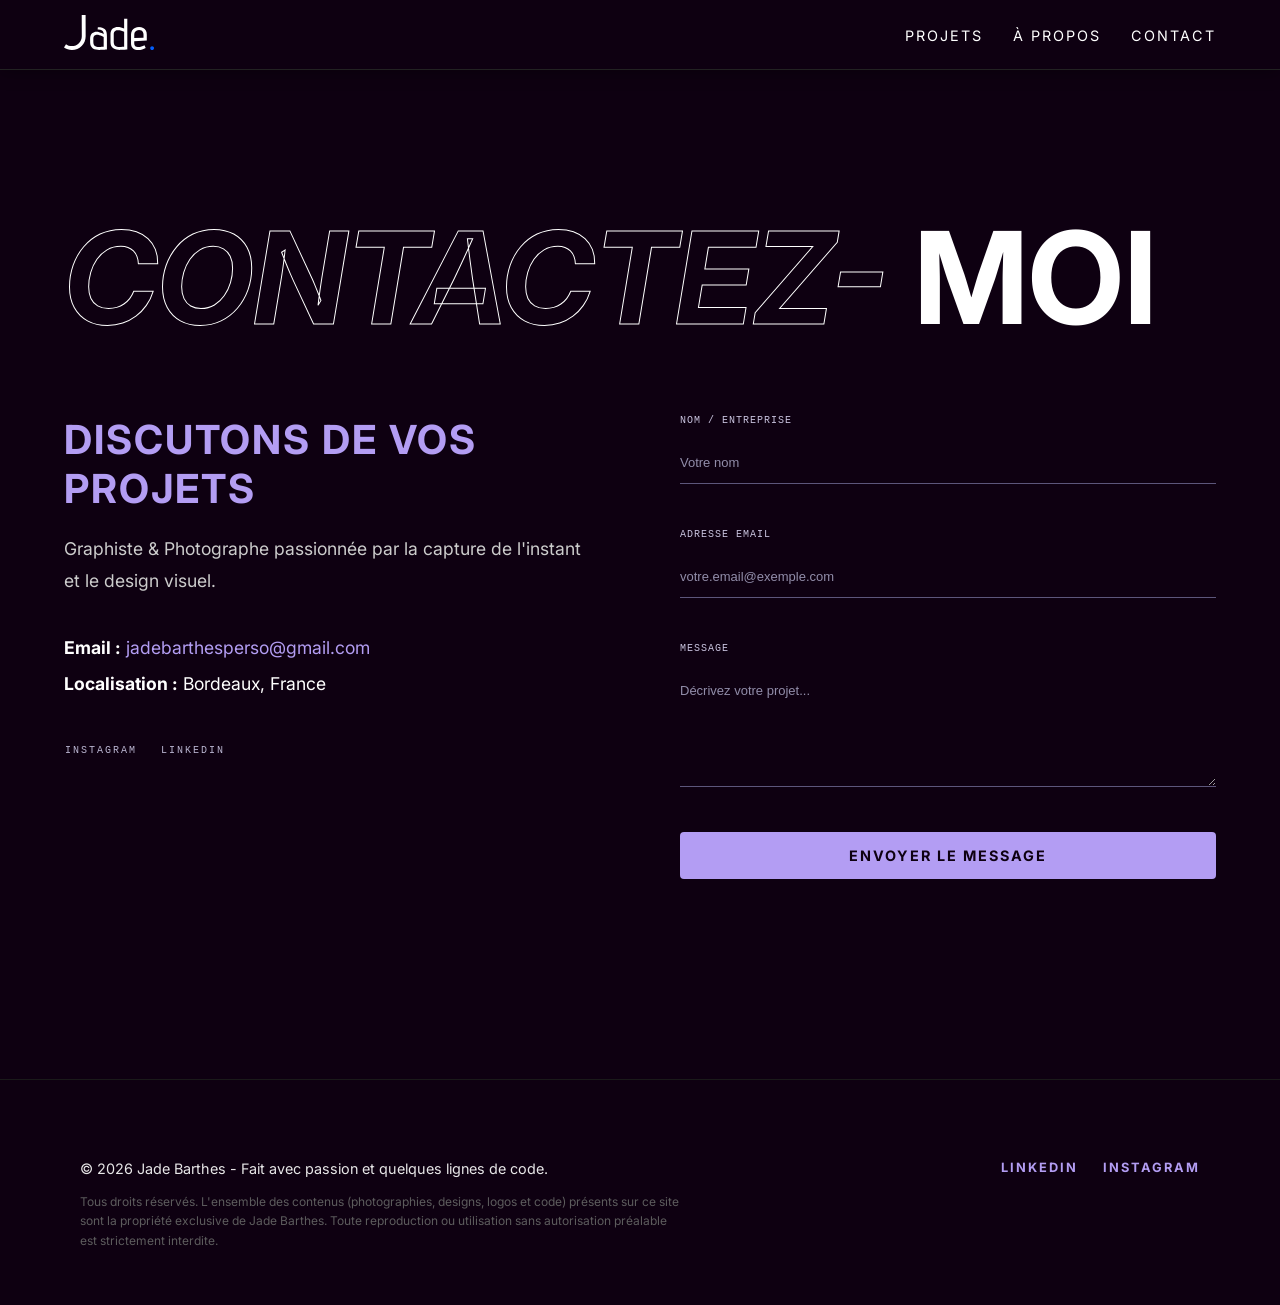
<file: contact.html>
<!DOCTYPE html>
<html lang="fr">

<head>
    <meta charset="UTF-8">
    <meta name="viewport" content="width=device-width, initial-scale=1.0">
    <title>Contact - Jade Barthes</title>
    <link href="https://fonts.googleapis.com/css2?family=Playfair+Display:ital,wght@0,900;1,900&family=Inter:wght@300;400;700&display=swap" rel="stylesheet">
    <link rel="stylesheet" href="style.css">
</head>

<body>

    <nav>
        <div class="logo">
            <a href="index.html">
                <img src="assets/img/logo-barthes-jade-site2.svg" alt="Jade Barthes" class="logo-img">
            </a>
        </div>
        
        <div class="burger" id="burger">
            <span></span>
            <span></span>
            <span></span>
        </div>

        <ul class="nav-links" id="nav-links">
            <li><a href="projets.html" class="hover-target">Projets</a></li>
            <li><a href="index.html#about" class="hover-target">À propos</a></li>
            <li><a href="contact.html" class="hover-target">Contact</a></li>
        </ul>
    </nav>

    <main>
        <section class="contact-page">
            <div class="contact-container">

                <h1 class="reveal-text"><span>Contactez-</span> moi</h1>

                <div class="contact-grid">

                    <div class="contact-info">
                        <h3>Discutons de vos projets</h3>
                        <p>Graphiste & Photographe passionnée par la capture de l'instant et le design visuel.</p>

                        <ul class="info-list">
                            <li><strong>Email :</strong> <a href="mailto:jadebarthesperso@gmail.com" class="hover-target">jadebarthesperso@gmail.com</a></li>
                            <li><strong>Localisation :</strong> Bordeaux, France</li>
                        </ul>

                        <div class="social-links">
                            <a href="https://www.instagram.com/pickjad/" target="_blank" class="hover-target social-icon">Instagram</a>
                            <a href="https://www.linkedin.com/in/jade-barthes-762510387/" target="_blank" class="hover-target social-icon">LinkedIn</a>
                        </div>
                    </div>

                    <div class="contact-form-wrapper">
                        <form action="https://formspree.io/f/meerbovr" method="POST" class="contact-form">

                            <div class="form-group">
                                <label for="name">Nom / Entreprise</label>
                                <input type="text" id="name" name="name" placeholder="Votre nom" required>
                            </div>

                            <div class="form-group">
                                <label for="email">Adresse Email</label>
                                <input type="email" id="email" name="email" placeholder="votre.email@exemple.com" required>
                            </div>

                            <div class="form-group">
                                <label for="message">Message</label>
                                <textarea id="message" name="message" rows="6" placeholder="Décrivez votre projet..." required></textarea>
                            </div>

                            <input type="hidden" name="_subject" value="Nouveau message de ton Portfolio !">
                            
                            <input type="hidden" name="_next" value="merci.html">
                            
                            <input type="text" name="_gotcha" style="display:none">

                            <button type="submit" class="btn-link hover-target">Envoyer le Message</button>
                        </form>
                    </div>
                </div>
            </div>
        </section>
    </main>


    <footer>
    <div class="footer-container">
        <div class="footer-content">
            <p>&copy; 2026 Jade Barthes - Fait avec passion et quelques lignes de code.</p>
            <p class="legal-text">
                Tous droits réservés. L'ensemble des contenus (photographies, designs, logos et code) 
                présents sur ce site sont la propriété exclusive de Jade Barthes. 
                Toute reproduction ou utilisation sans autorisation préalable est strictement interdite.
            </p>
        </div>
        
        <div class="footer-socials">
            <a href="https://www.linkedin.com/in/jade-barthes-762510387/" target="_blank" class="hover-target">LinkedIn</a>
            <a href="https://www.instagram.com/pickjad/" target="_blank" class="hover-target">Instagram</a>
        </div>
    </div>
</footer>
<script src="script.js"></script>
</body>

</html>
</file>
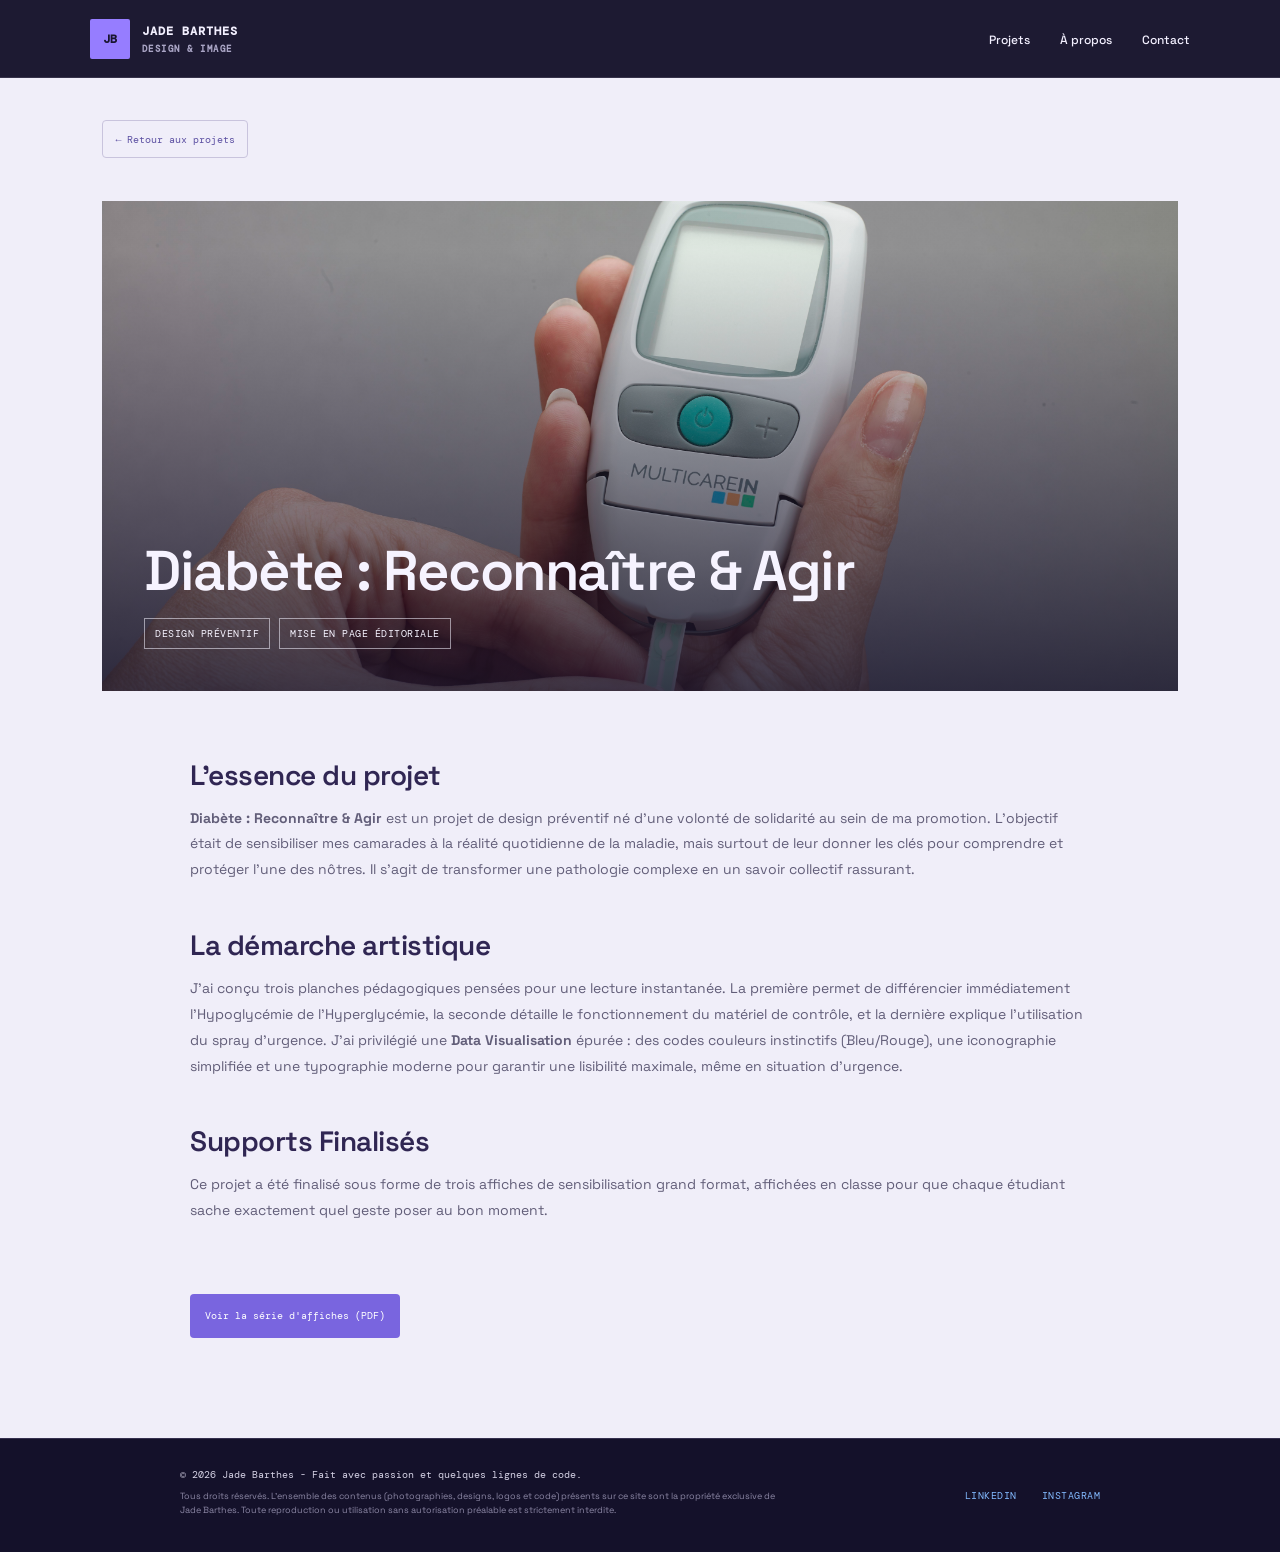
<file: Diabete-reconnaitre-&-agir.html>
<!DOCTYPE html>
<html lang="fr">
<head>
    <meta charset="UTF-8">
    <meta name="viewport" content="width=device-width, initial-scale=1.0">
    <title>Diabète : Reconnaître & Agir - Jade Barthes</title>
    <link href="https://fonts.googleapis.com/css2?family=DM+Mono:wght@400;500&family=Space+Grotesk:wght@400;500;600;700&family=Playfair+Display:ital,wght@0,600;0,700;1,600&display=swap" rel="stylesheet">
    <link rel="stylesheet" href="style.css">
</head>
<body class="portfolio-page project-page">
    <header class="site-header">
        <a class="brand" href="index.html#accueil" aria-label="Jade Barthes, accueil">
            <span class="brand-mark">JB</span>
            <span class="brand-name">JADE BARTHES<span>DESIGN & IMAGE</span></span>
        </a>
        <nav class="site-nav" aria-label="Navigation principale">
            <button class="menu-toggle" id="burger" type="button" aria-label="Ouvrir le menu" aria-expanded="false" aria-controls="nav-links"><span></span><span></span></button>
            <ul class="nav-links" id="nav-links">
                <li><a href="index.html#projets">Projets</a></li>
                <li><a href="index.html#apropos">À propos</a></li>
                <li><a href="index.html#contact">Contact</a></li>
            </ul>
        </nav>
    </header>

    <main>
        <section class="project-detail">
            <a href="index.html#projets" class="back-link hover-target">← Retour aux projets</a>
            
            <br><br>

            <div class="project-hero diabete-bg">
                <div class="project-hero-overlay">
                    <h1>Diabète : Reconnaître & Agir</h1>
                    <div class="meta">
                        <span>Design Préventif</span>
                        <span>Mise en page Éditoriale</span>
                    </div>
                </div>
            </div>

<article class="content-wrapper">
                
    <h2>L'essence du projet</h2>
    <p>
        <strong>Diabète : Reconnaître & Agir</strong> est un projet de design préventif né d'une volonté de solidarité au sein de ma promotion. 
        L'objectif était de sensibiliser mes camarades à la réalité quotidienne de la maladie, mais surtout de leur donner les clés pour 
        comprendre et protéger l'une des nôtres. Il s'agit de transformer une pathologie complexe en un savoir collectif rassurant.
    </p>

    <h2>La démarche artistique</h2>
    <p>
        J'ai conçu trois planches pédagogiques pensées pour une lecture instantanée. La première permet de différencier 
        immédiatement l'Hypoglycémie de l'Hyperglycémie, la seconde détaille le fonctionnement du matériel de contrôle, 
        et la dernière explique l'utilisation du spray d'urgence. J'ai privilégié une 
        <strong>Data Visualisation</strong> épurée : des codes couleurs instinctifs (Bleu/Rouge), une iconographie simplifiée 
        et une typographie moderne pour garantir une lisibilité maximale, même en situation d'urgence.
    </p>

    <h2>Supports Finalisés</h2>
    <p>
        Ce projet a été finalisé sous forme de trois affiches de sensibilisation grand format, affichées en classe pour 
        que chaque étudiant sache exactement quel geste poser au bon moment.
    </p>

    <div class="action-buttons" style="margin-top: 40px; display: flex; gap: 20px;">
        <a href="assets/pdf/DIABÈTE  RECONNAÎTRE ET AGIR.pdf" target="_blank" class="btn-link hover-target">
            Voir la série d'affiches (PDF)
        </a>
    </div>

</article>
        </section>
    </main>


    <footer>
    <div class="footer-container">
        <div class="footer-content">
            <p>&copy; 2026 Jade Barthes - Fait avec passion et quelques lignes de code.</p>
            <p class="legal-text">
                Tous droits réservés. L'ensemble des contenus (photographies, designs, logos et code) 
                présents sur ce site sont la propriété exclusive de Jade Barthes. 
                Toute reproduction ou utilisation sans autorisation préalable est strictement interdite.
            </p>
        </div>
        
        <div class="footer-socials">
            <a href="https://www.linkedin.com/in/jade-barthes-762510387/" target="_blank" class="hover-target">LinkedIn</a>
            <a href="https://www.instagram.com/pickjad/" target="_blank" class="hover-target">Instagram</a>
        </div>
    </div>
</footer>
<script src="script.js"></script>
</body>
</html>
</file>
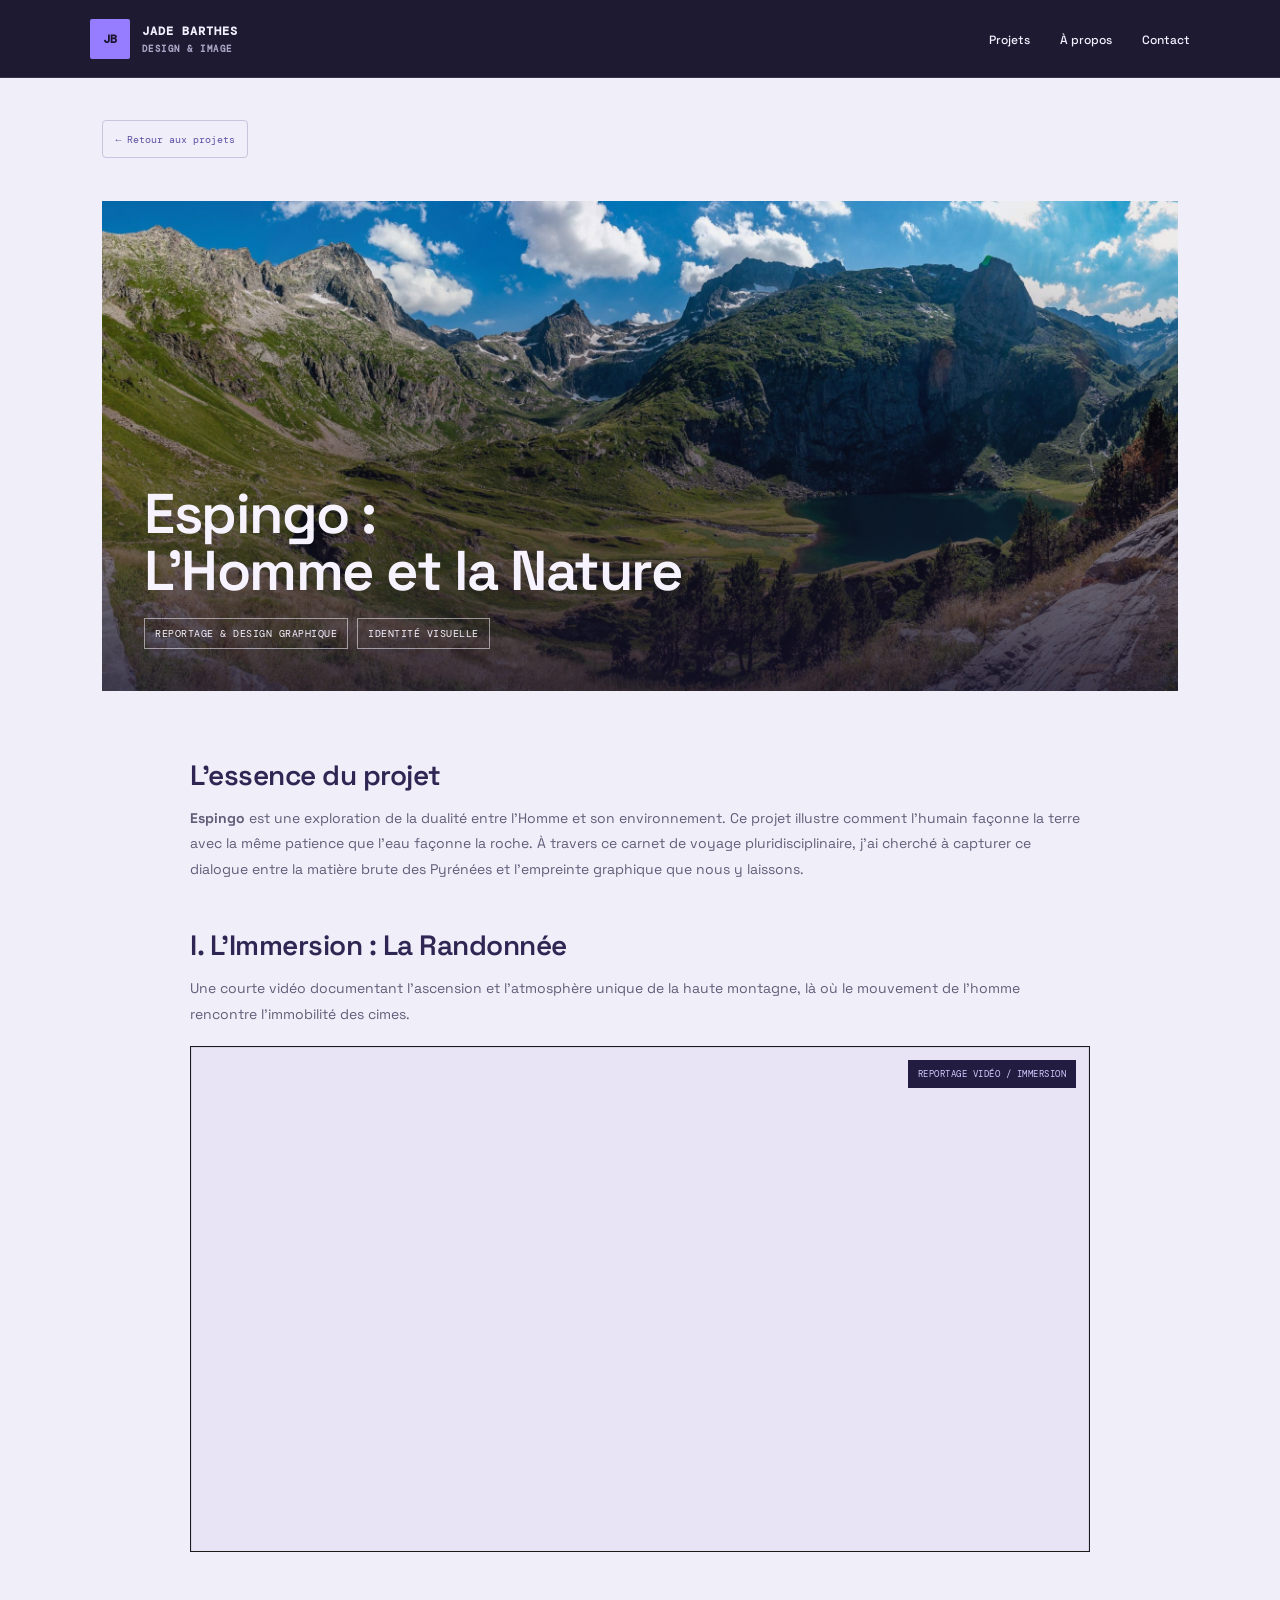
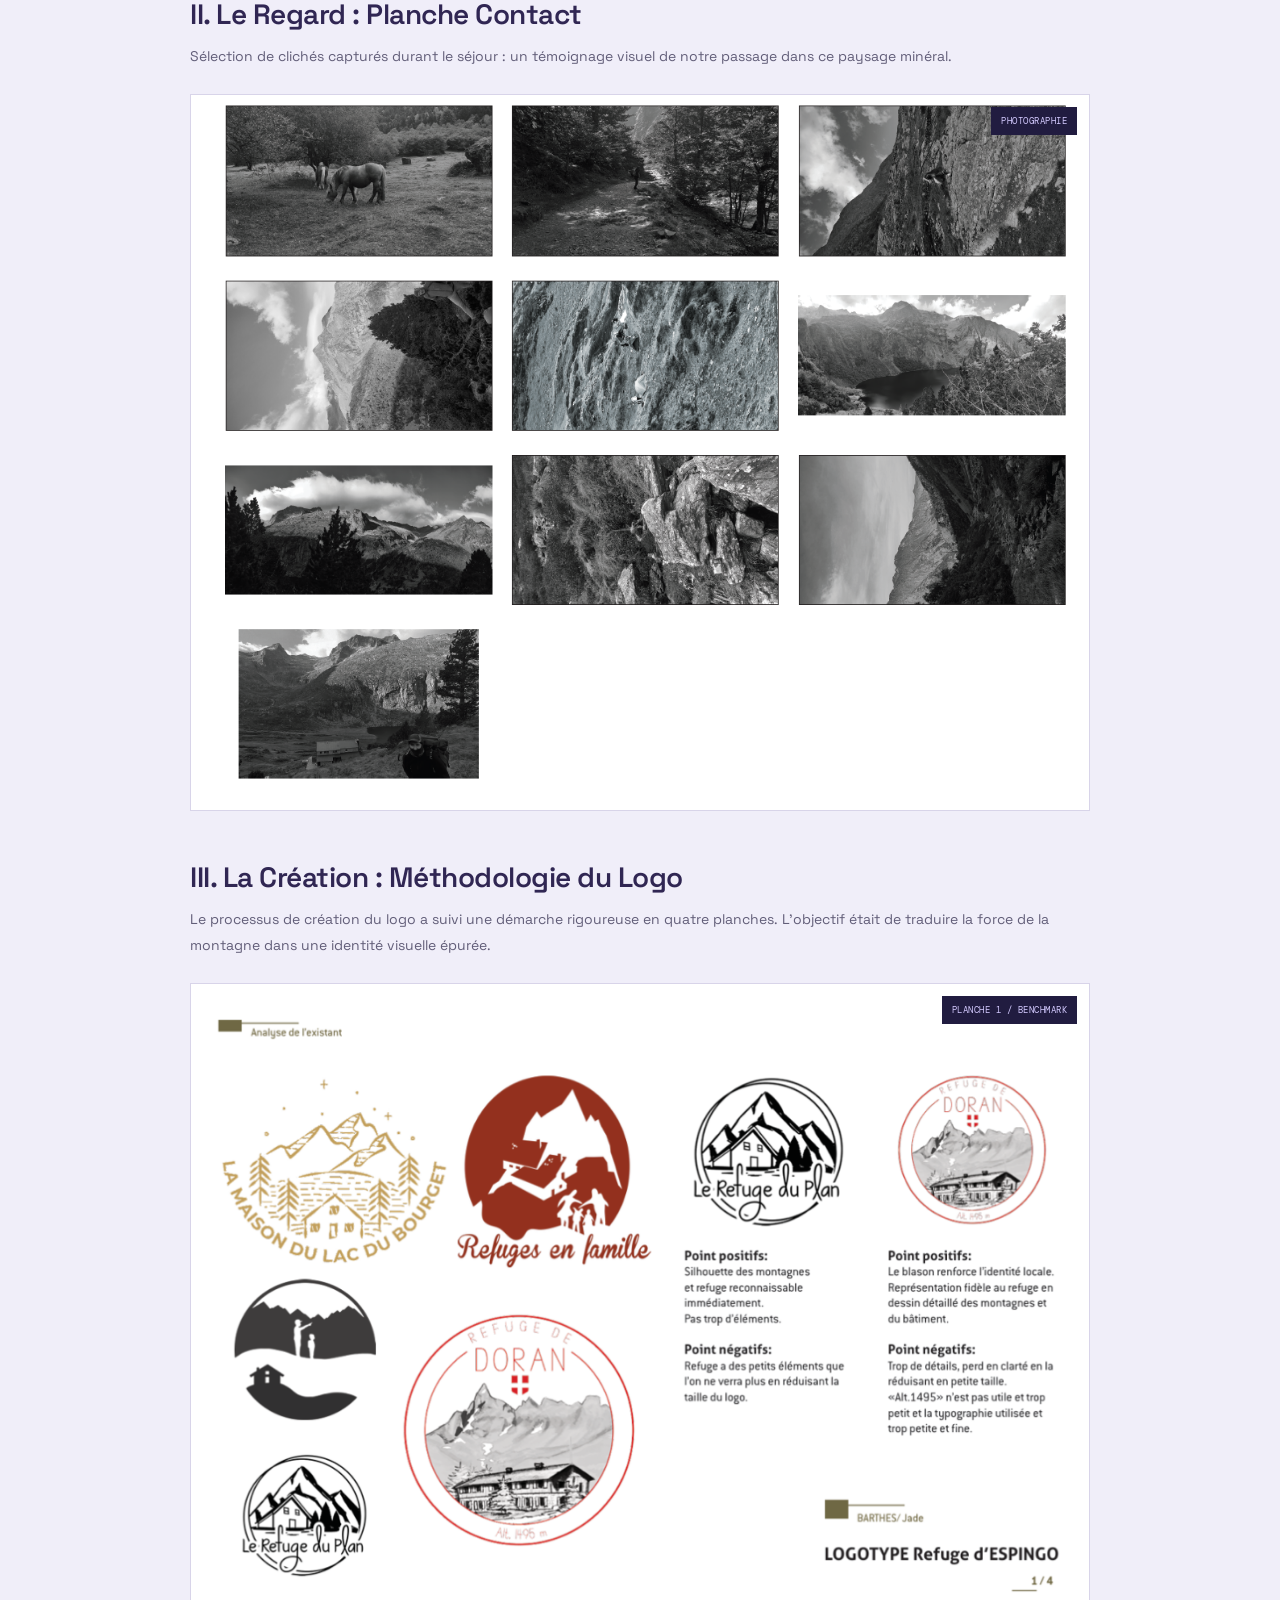
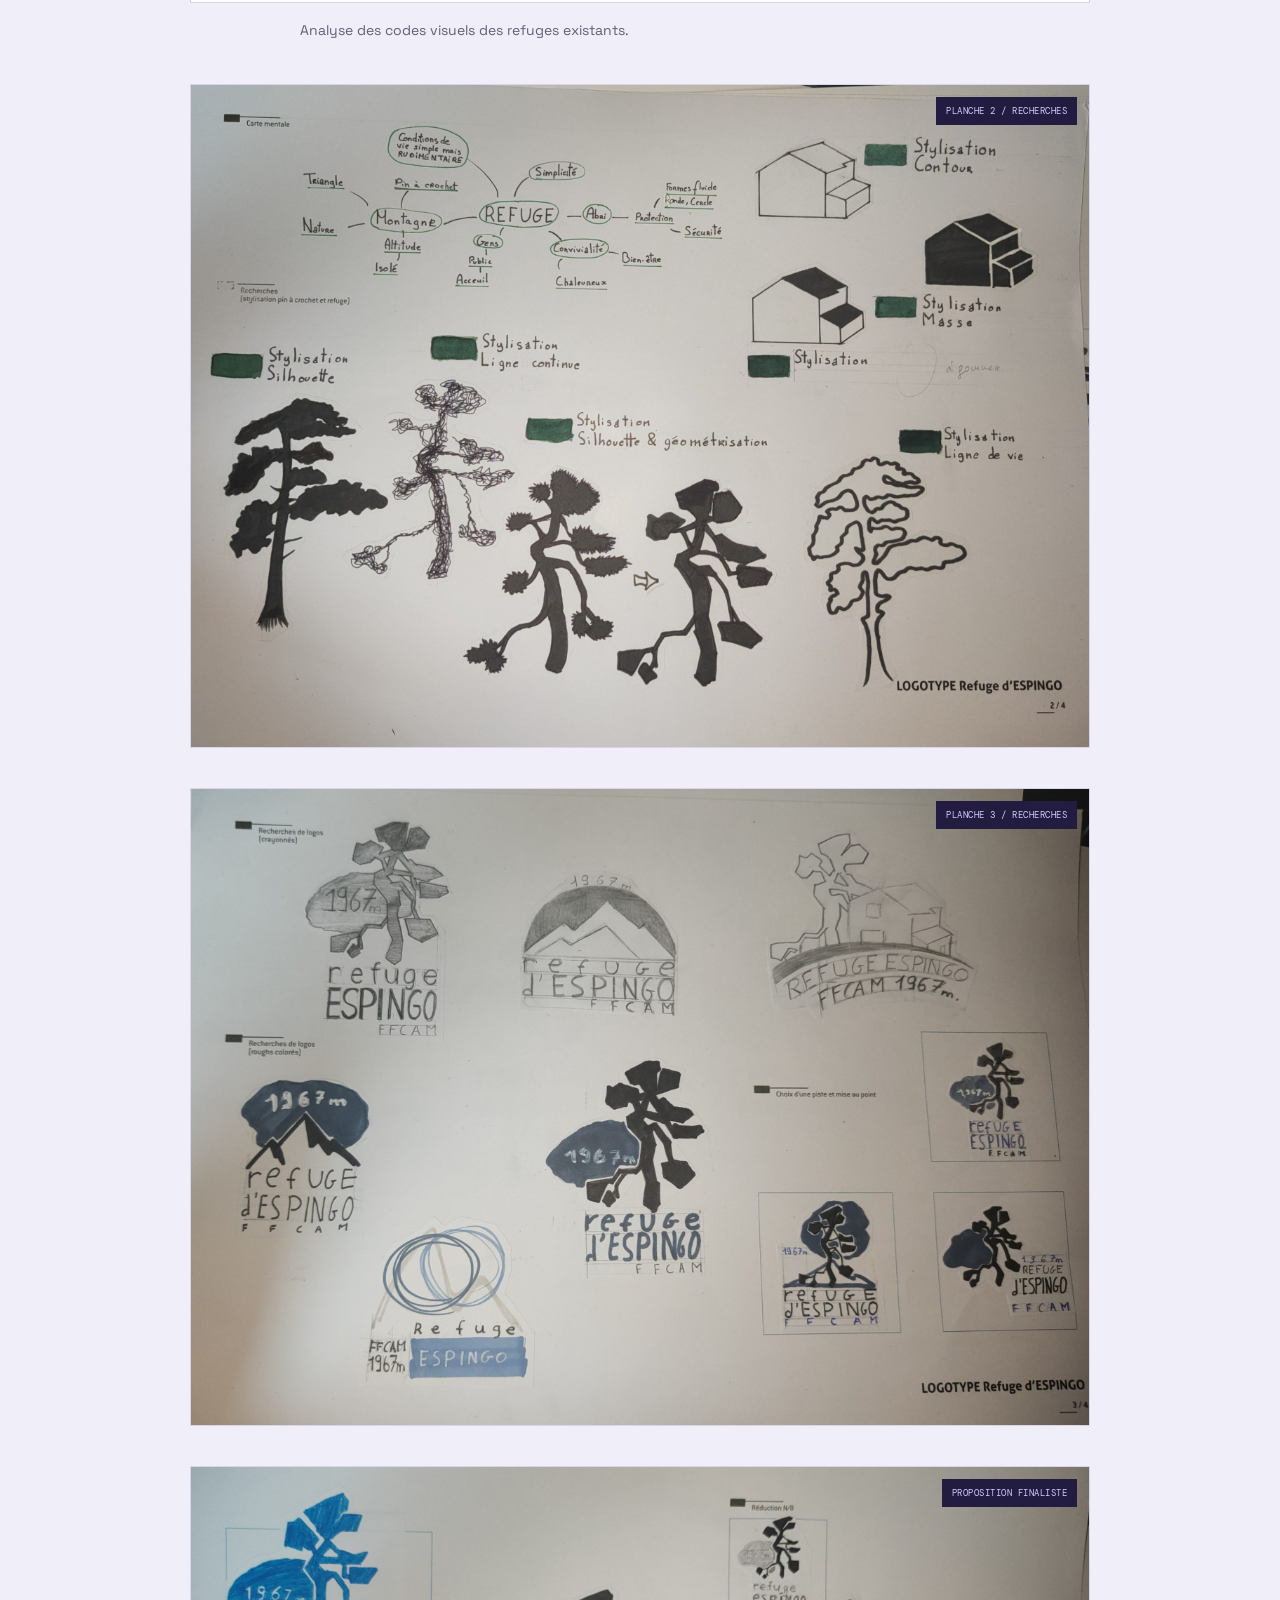
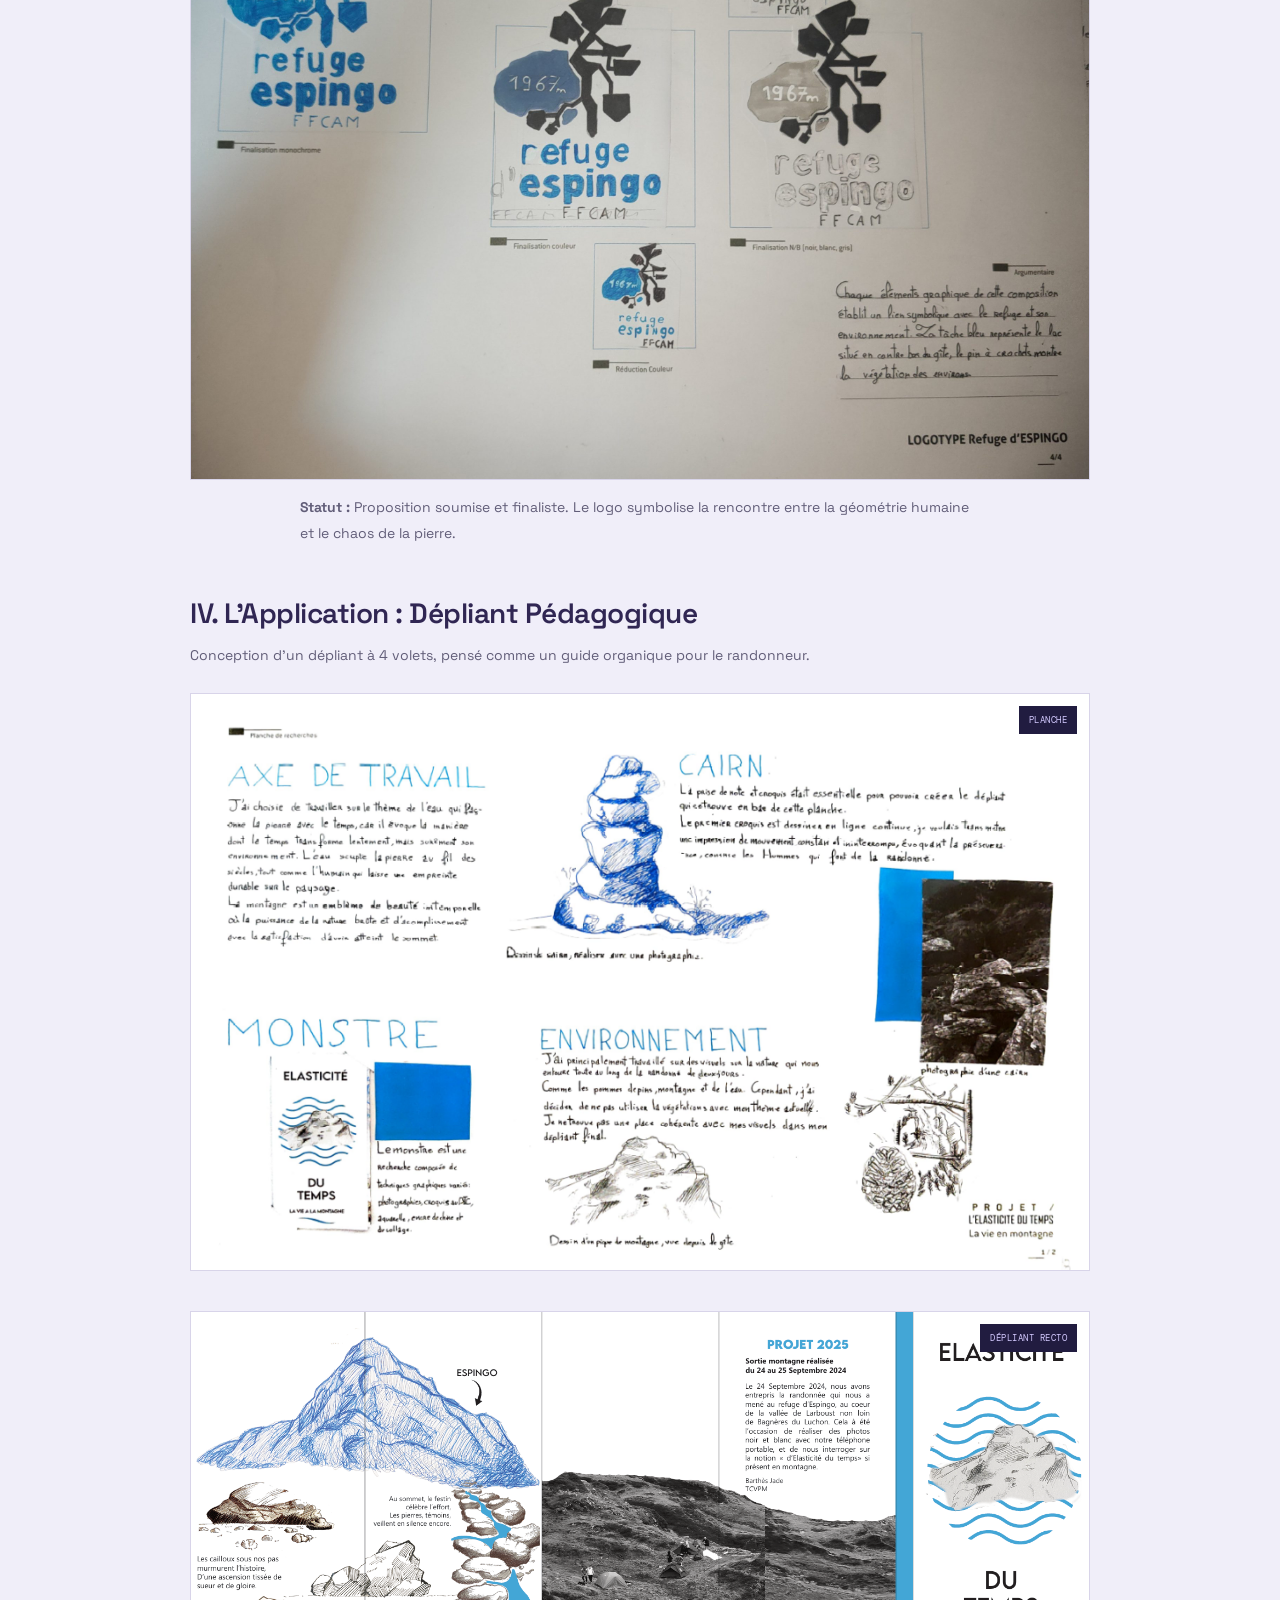
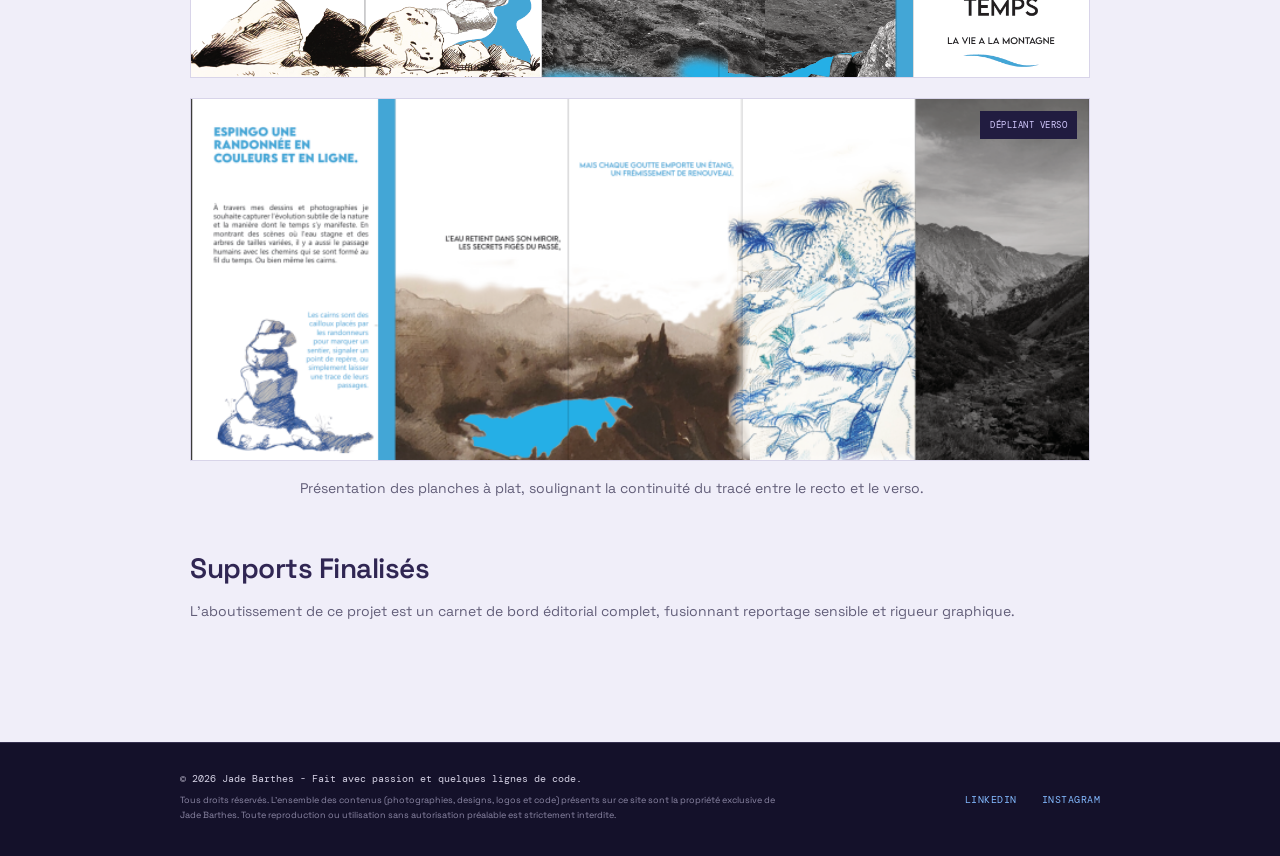
<file: Espingo.html>
<!DOCTYPE html>
<html lang="fr">
<head>
    <meta charset="UTF-8">
    <meta name="viewport" content="width=device-width, initial-scale=1.0">
    <title>Espingo : ELASTICITE DU TEMPSELASTICITE DU TEMPS</title>
    <link href="https://fonts.googleapis.com/css2?family=DM+Mono:wght@400;500&family=Space+Grotesk:wght@400;500;600;700&family=Playfair+Display:ital,wght@0,600;0,700;1,600&display=swap" rel="stylesheet">
    <link rel="stylesheet" href="style.css">
</head>
<body class="portfolio-page project-page">
    <header class="site-header">
        <a class="brand" href="index.html#accueil" aria-label="Jade Barthes, accueil">
            <span class="brand-mark">JB</span>
            <span class="brand-name">JADE BARTHES<span>DESIGN & IMAGE</span></span>
        </a>
        <nav class="site-nav" aria-label="Navigation principale">
            <button class="menu-toggle" id="burger" type="button" aria-label="Ouvrir le menu" aria-expanded="false" aria-controls="nav-links"><span></span><span></span></button>
            <ul class="nav-links" id="nav-links">
                <li><a href="index.html#projets">Projets</a></li>
                <li><a href="index.html#apropos">À propos</a></li>
                <li><a href="index.html#contact">Contact</a></li>
            </ul>
        </nav>
    </header>

    <main>
        <section class="project-detail">
            <a href="index.html#projets" class="back-link hover-target">← Retour aux projets</a>
            
            <br><br>

            <div class="project-hero espingo-bg">
                <div class="project-hero-overlay">
                    <h1>Espingo : <br> L'Homme et la Nature</h1>
                    <div class="meta">
                        <span>Reportage & Design graphique</span>
                        <span>Identité Visuelle</span>
                    </div>
                </div>
            </div>

            <article class="content-wrapper">
                
                <h2>L'essence du projet</h2>
                <p>
                    <strong>Espingo</strong> est une exploration de la dualité entre l'Homme et son environnement. Ce projet illustre comment l'humain façonne la terre avec la même patience que l'eau façonne la roche. À travers ce carnet de voyage pluridisciplinaire, j'ai cherché à capturer ce dialogue entre la matière brute des Pyrénées et l'empreinte graphique que nous y laissons.
                </p>

                <h2>I. L'Immersion : La Randonnée</h2>
                <p>Une courte vidéo documentant l'ascension et l'atmosphère unique de la haute montagne, là où le mouvement de l'homme rencontre l'immobilité des cimes.</p>

                <div class="video-container stories-showcase">
                    <div class="story-image hover-target">
<div class="video-container">
    <iframe width="560" height="315" 
            src="https://www.youtube.com/embed/CEKLjkym_jA?si=tcPVj-G8ZSz05WRz" 
            title="YouTube video player" 
            frameborder="0" 
            allow="accelerometer; autoplay; clipboard-write; encrypted-media; gyroscope; picture-in-picture" 
            allowfullscreen>
    </iframe>
</div>
                        <span class="story-label">Reportage Vidéo / Immersion</span>
                    </div>
                    <p class="story-credits">Images & Edit © Jade Barthes</p>
                </div>

                <h2>II. Le Regard : Planche Contact</h2>
                <p>Sélection de clichés capturés durant le séjour : un témoignage visuel de notre passage dans ce paysage minéral.</p>

                <div class="stories-showcase">
                    <div class="story-image hover-target">
                        <img src="assets/img/planche contacte .png" alt="Planche contact photo : Séjour Espingo">
                        <span class="story-label">Photographie</span>
                    </div>
                </div>

                <h2>III. La Création : Méthodologie du Logo</h2>
                <p>
                    Le processus de création du logo a suivi une démarche rigoureuse en quatre planches. L'objectif était de traduire la force de la montagne dans une identité visuelle épurée.
                </p>

                <div class="stories-showcase" style="margin-bottom: 40px;">
                    <div class="story-image hover-target">
                        <img src="assets/img/espingo/Capture-decran-2025-09-28-204726-1024x705.png" alt="Planche 1 : Benchmark">
                        <span class="story-label">Planche 1 / Benchmark</span>
                    </div>
                    <p class="story-desc">Analyse des codes visuels des refuges existants.</p>
                </div>

                <div class="stories-showcase" style="margin-bottom: 40px;">
                    <div class="story-image hover-target">
                        <img src="assets/img/espingo/1000030570-scaled.jpg" alt="Planche 2 : Croquis">
                        <span class="story-label">Planche 2 / Recherches</span>
                    </div>
                </div>

                <div class="stories-showcase" style="margin-bottom: 40px;">
                    <div class="story-image hover-target">
                        <img src="assets/img/espingo/1000030571-scaled.jpg" alt="Planche 3 : Pistes">
                        <span class="story-label">Planche 3 / Recherches</span>
                    </div>
                </div>

                <div class="stories-showcase">
                    <div class="story-image hover-target">
                        <img src="assets/img/espingo/1000030572-scaled.jpg" alt="Planche 4 : Proposition finale">
                        <span class="story-label">Proposition Finaliste</span>
                    </div>
                    <p class="story-desc">
                        <strong>Statut :</strong> Proposition soumise et finaliste. Le logo symbolise la rencontre entre la géométrie humaine et le chaos de la pierre.
                    </p>
                </div>

                <h2>IV. L'Application : Dépliant Pédagogique</h2>
                <p>Conception d'un dépliant à 4 volets, pensé comme un guide organique pour le randonneur.</p>

                <div class="stories-showcase" style="margin-bottom: 40px;">
                    <div class="story-image hover-target">
                        <img src="assets/img/espingo/Planche-espingo-1024x656.png" alt="Planche du dépliant Espingo">
                        <span class="story-label">Planche</span>
                    </div>
                </div>

                <div class="stories-showcase">
                    <div class="story-image hover-target" style="margin-bottom: 20px;">
                        <img src="assets/img/espingo/recto.png" alt="Dépliant Espingo Recto">
                        <span class="story-label">Dépliant Recto</span>
                    </div>
                    <div class="story-image hover-target">
                        <img src="assets/img/espingo/verso.png" alt="Dépliant Espingo Verso">
                        <span class="story-label">Dépliant Verso</span>
                    </div>
                    <p class="story-desc">Présentation des planches à plat, soulignant la continuité du tracé entre le recto et le verso.</p>
                </div>

                <h2>Supports Finalisés</h2>
                <p>
                    L'aboutissement de ce projet est un carnet de bord éditorial complet, fusionnant reportage sensible et rigueur graphique.
                </p>

            </article>
        </section>
    </main>

    <div id="lightbox" class="lightbox">
        <span class="lightbox-close hover-target">&times;</span>
        <span class="lightbox-prev hover-target">&#10094;</span>
        <span class="lightbox-next hover-target">&#10095;</span>
        <img class="lightbox-content" id="lightbox-img">
    </div>


    <footer>
    <div class="footer-container">
        <div class="footer-content">
            <p>&copy; 2026 Jade Barthes - Fait avec passion et quelques lignes de code.</p>
            <p class="legal-text">
                Tous droits réservés. L'ensemble des contenus (photographies, designs, logos et code) 
                présents sur ce site sont la propriété exclusive de Jade Barthes. 
                Toute reproduction ou utilisation sans autorisation préalable est strictement interdite.
            </p>
        </div>
        
        <div class="footer-socials">
            <a href="https://www.linkedin.com/in/jade-barthes-762510387/" target="_blank" class="hover-target">LinkedIn</a>
            <a href="https://www.instagram.com/pickjad/" target="_blank" class="hover-target">Instagram</a>
        </div>
    </div>
</footer>
<script src="script.js"></script>
</body>
</html>
</file>
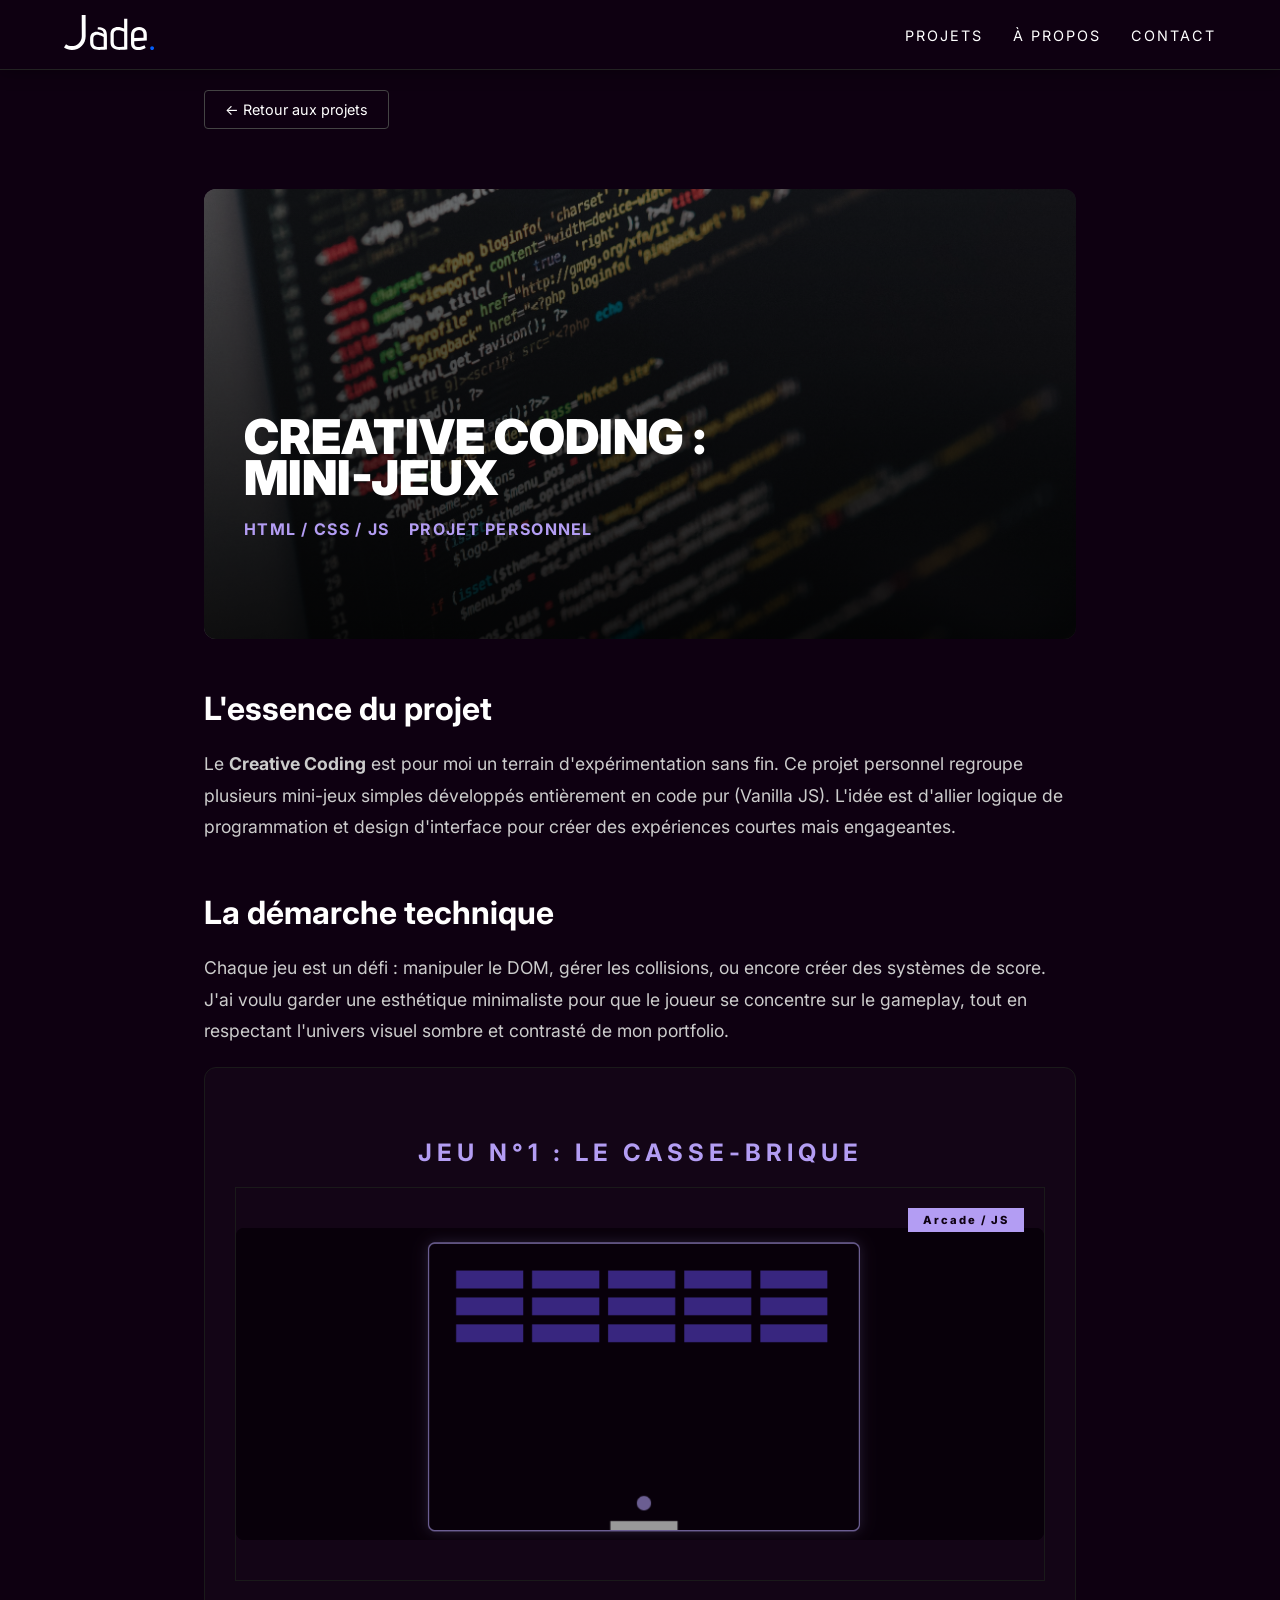
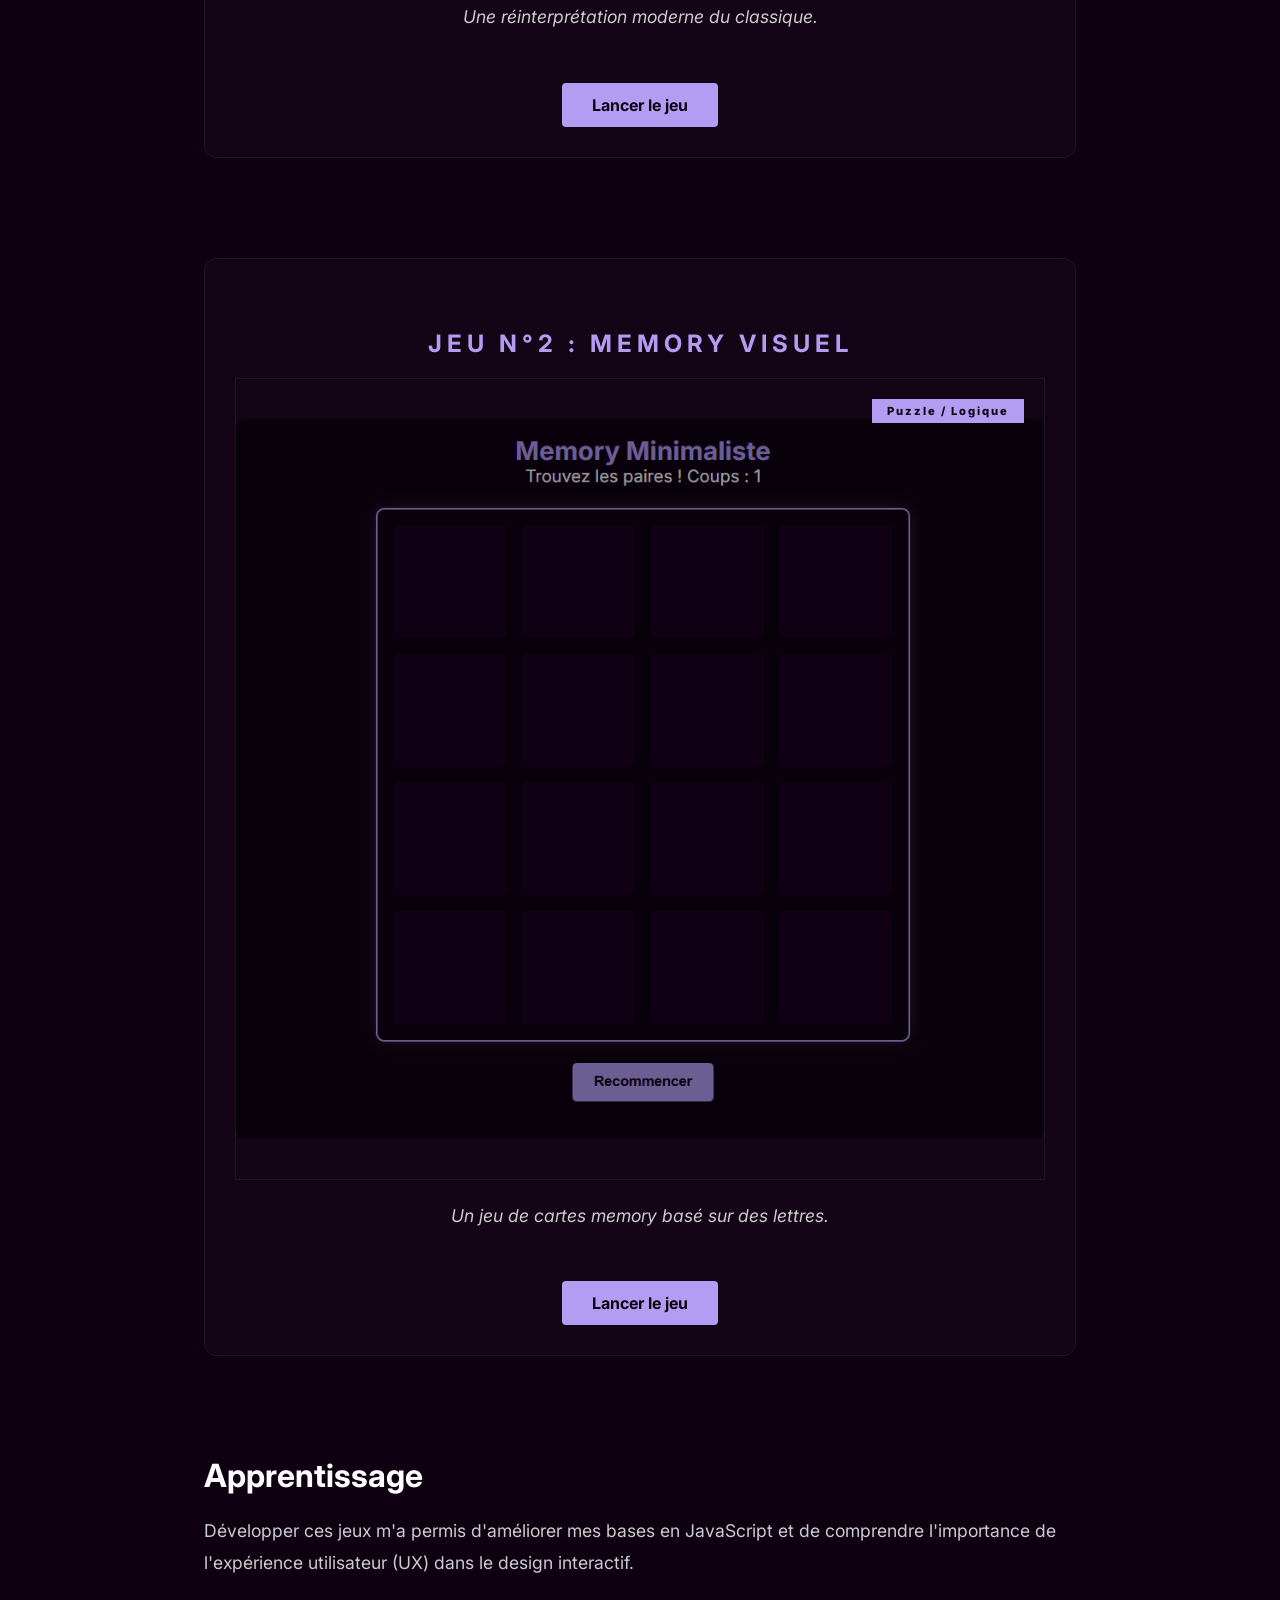
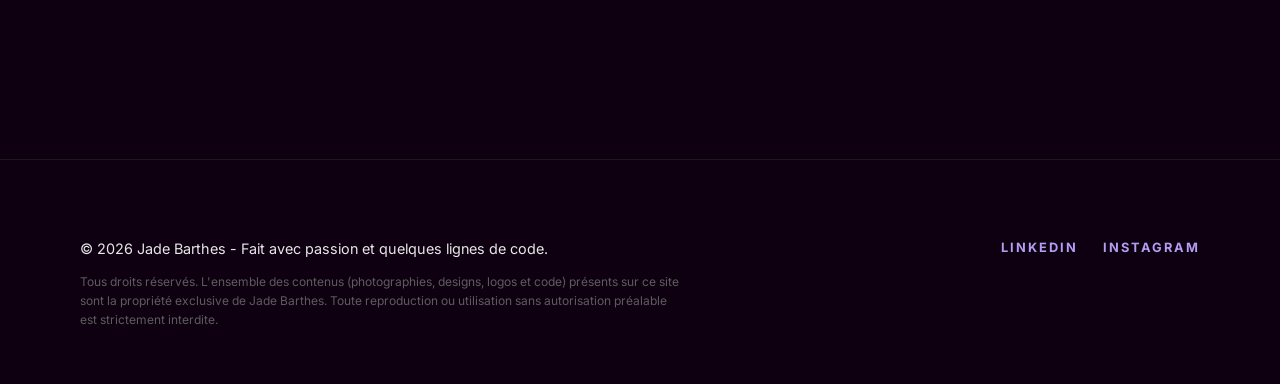
<file: jeu-html.html>
<!DOCTYPE html>
<html lang="fr">
<head>
    <meta charset="UTF-8">
    <meta name="viewport" content="width=device-width, initial-scale=1.0">
    <title>Lab de Jeux HTML - Jade Barthes</title>
    <link href="https://fonts.googleapis.com/css2?family=Playfair+Display:ital,wght@0,900;1,900&family=Inter:wght@300;400;700&display=swap" rel="stylesheet">
    <link rel="stylesheet" href="style.css">
</head>
<body>

    <nav>
        <div class="logo">
            <a href="index.html">
                <img src="assets/img/logo-barthes-jade-site2.svg" alt="Jade Barthes" class="logo-img">
            </a>
        </div>
        
        <div class="burger" id="burger">
            <span></span>
            <span></span>
            <span></span>
        </div>

        <ul class="nav-links" id="nav-links">
            <li><a href="projets.html" class="hover-target">Projets</a></li>
            <li><a href="index.html#about" class="hover-target">À propos</a></li>
            <li><a href="contact.html" class="hover-target">Contact</a></li>
        </ul>
    </nav>

    <main>
        <section class="project-detail">
            <a href="projets.html" class="back-link hover-target">← Retour aux projets</a>
            
            <br><br>

            <div class="project-hero jeux-bg">
                <div class="project-hero-overlay">
                    <h1>Creative Coding : <br> Mini-Jeux</h1>
                    <div class="meta">
                        <span>HTML / CSS / JS</span>
                        <span>Projet Personnel</span>
                    </div>
                </div>
            </div>

            <article class="content-wrapper">
                
                <h2>L'essence du projet</h2>
                <p>
                    Le <strong>Creative Coding</strong> est pour moi un terrain d'expérimentation sans fin. Ce projet personnel regroupe plusieurs mini-jeux simples développés entièrement en code pur (Vanilla JS). L'idée est d'allier logique de programmation et design d'interface pour créer des expériences courtes mais engageantes.
                </p>

                <h2>La démarche technique</h2>
                <p>
                    Chaque jeu est un défi : manipuler le DOM, gérer les collisions, ou encore créer des systèmes de score. J'ai voulu garder une esthétique minimaliste pour que le joueur se concentre sur le gameplay, tout en respectant l'univers visuel sombre et contrasté de mon portfolio.
                </p>

                <div class="game-showcase">
                    
                    <div class="stories-showcase">
                        <h3 class="partie-title">Jeu n°1 : Le Casse-Brique</h3>
                        <div class="story-image hover-target">
                            <img src="assets/img/game-preview-1.jpg.png" alt="Aperçu du jeu de casse-brique">
                            <span class="story-label">Arcade / JS</span>
                        </div>
                        <p class="story-desc">Une réinterprétation moderne du classique.</p>
                        <div style="text-align: center; margin-top: 20px;">
                            <a href="casse-brique/index.html" class="btn-link hover-target">Lancer le jeu</a>
                        </div>
                    </div>

                    <div class="stories-showcase">
                        <h3 class="partie-title">Jeu n°2 : Memory Visuel</h3>
                        <div class="story-image hover-target">
                            <img src="assets/img/game-preview-2.jpg.png" alt="Aperçu du jeu de Memory">
                            <span class="story-label">Puzzle / Logique</span>
                        </div>
                        <p class="story-desc">Un jeu de cartes memory basé sur des lettres.</p>
                        <div style="text-align: center; margin-top: 20px;">
                            <a href="memory/index.html" class="btn-link hover-target">Lancer le jeu</a>
                        </div>
                    </div>

                </div>

                <h2>Apprentissage</h2>
                <p>
                    Développer ces jeux m'a permis d'améliorer mes bases en JavaScript et de comprendre l'importance de l'expérience utilisateur (UX) dans le design interactif.
                </p>

            </article>
        </section>
    </main>


    <footer>
    <div class="footer-container">
        <div class="footer-content">
            <p>&copy; 2026 Jade Barthes - Fait avec passion et quelques lignes de code.</p>
            <p class="legal-text">
                Tous droits réservés. L'ensemble des contenus (photographies, designs, logos et code) 
                présents sur ce site sont la propriété exclusive de Jade Barthes. 
                Toute reproduction ou utilisation sans autorisation préalable est strictement interdite.
            </p>
        </div>
        
        <div class="footer-socials">
            <a href="https://www.linkedin.com/in/jade-barthes-762510387/" target="_blank" class="hover-target">LinkedIn</a>
            <a href="https://www.instagram.com/pickjad/" target="_blank" class="hover-target">Instagram</a>
        </div>
    </div>
</footer>
<script src="script.js"></script>
</body>
</html>
</file>
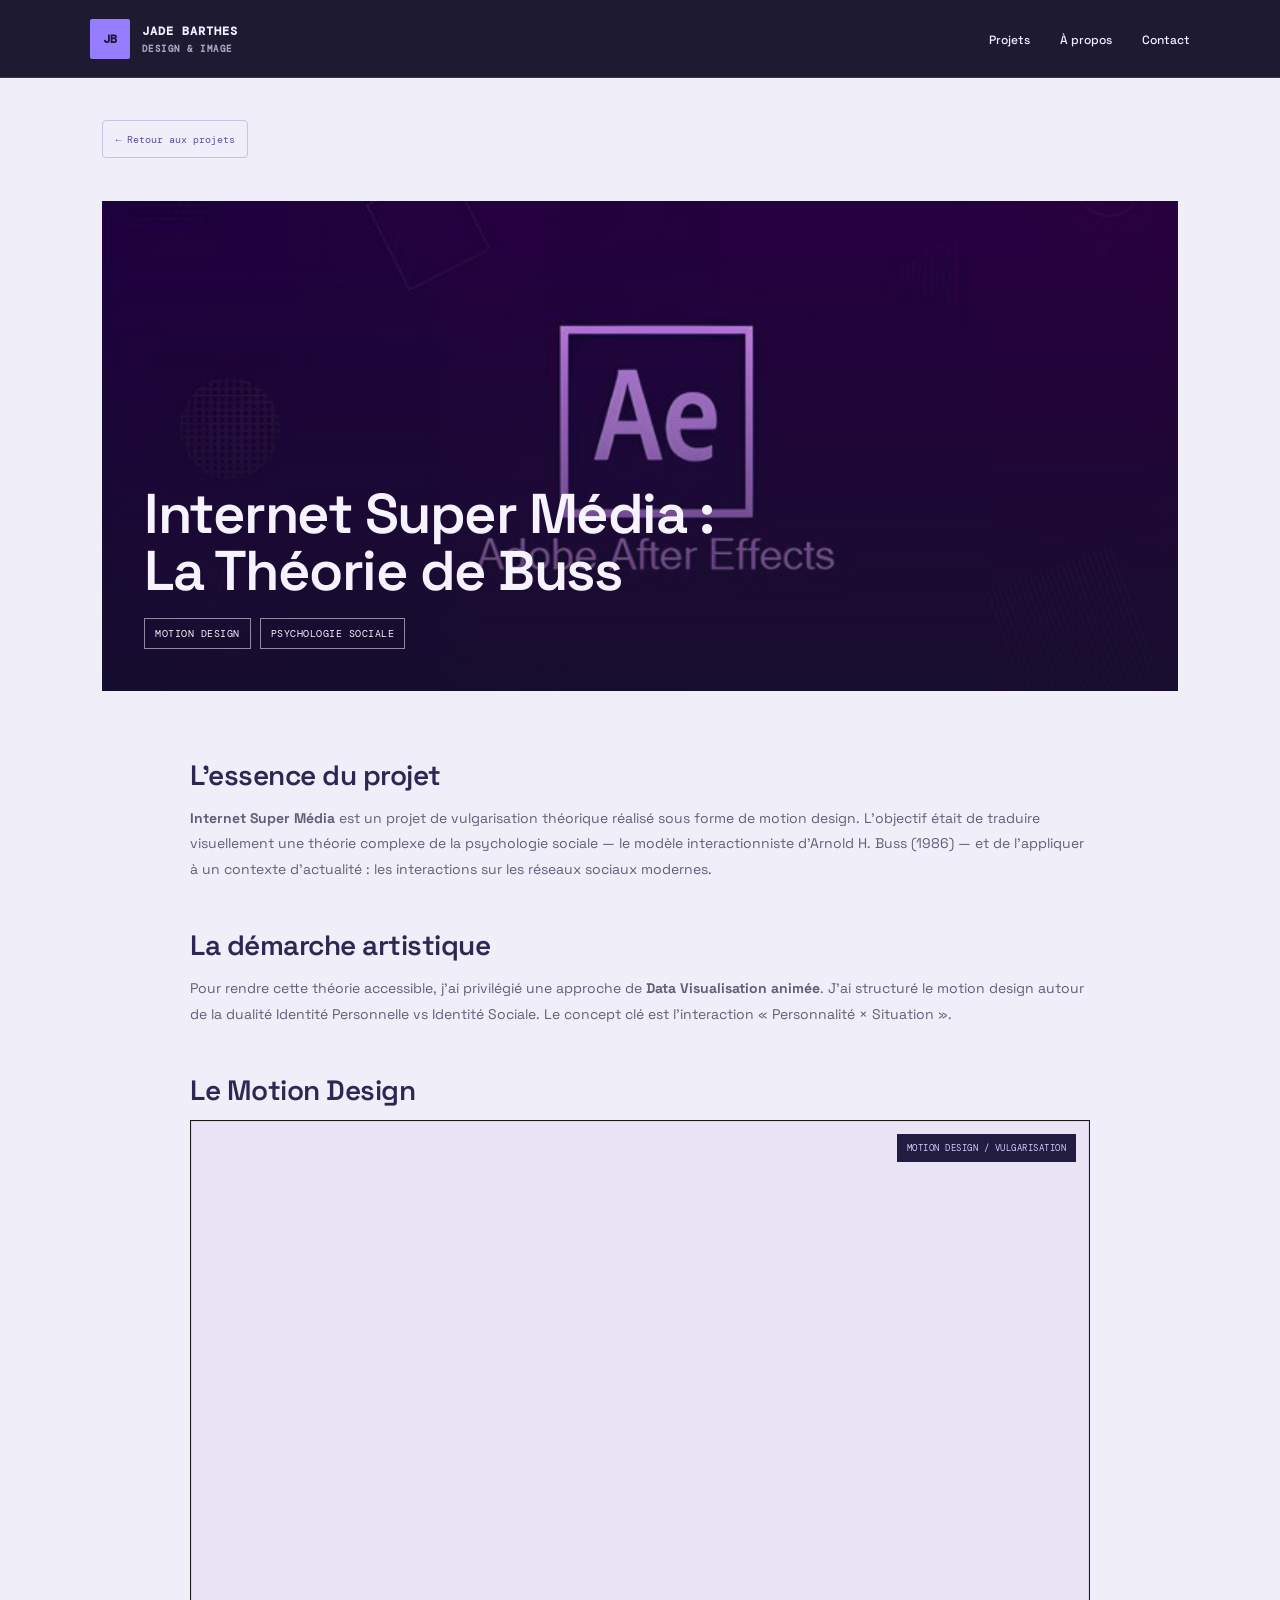
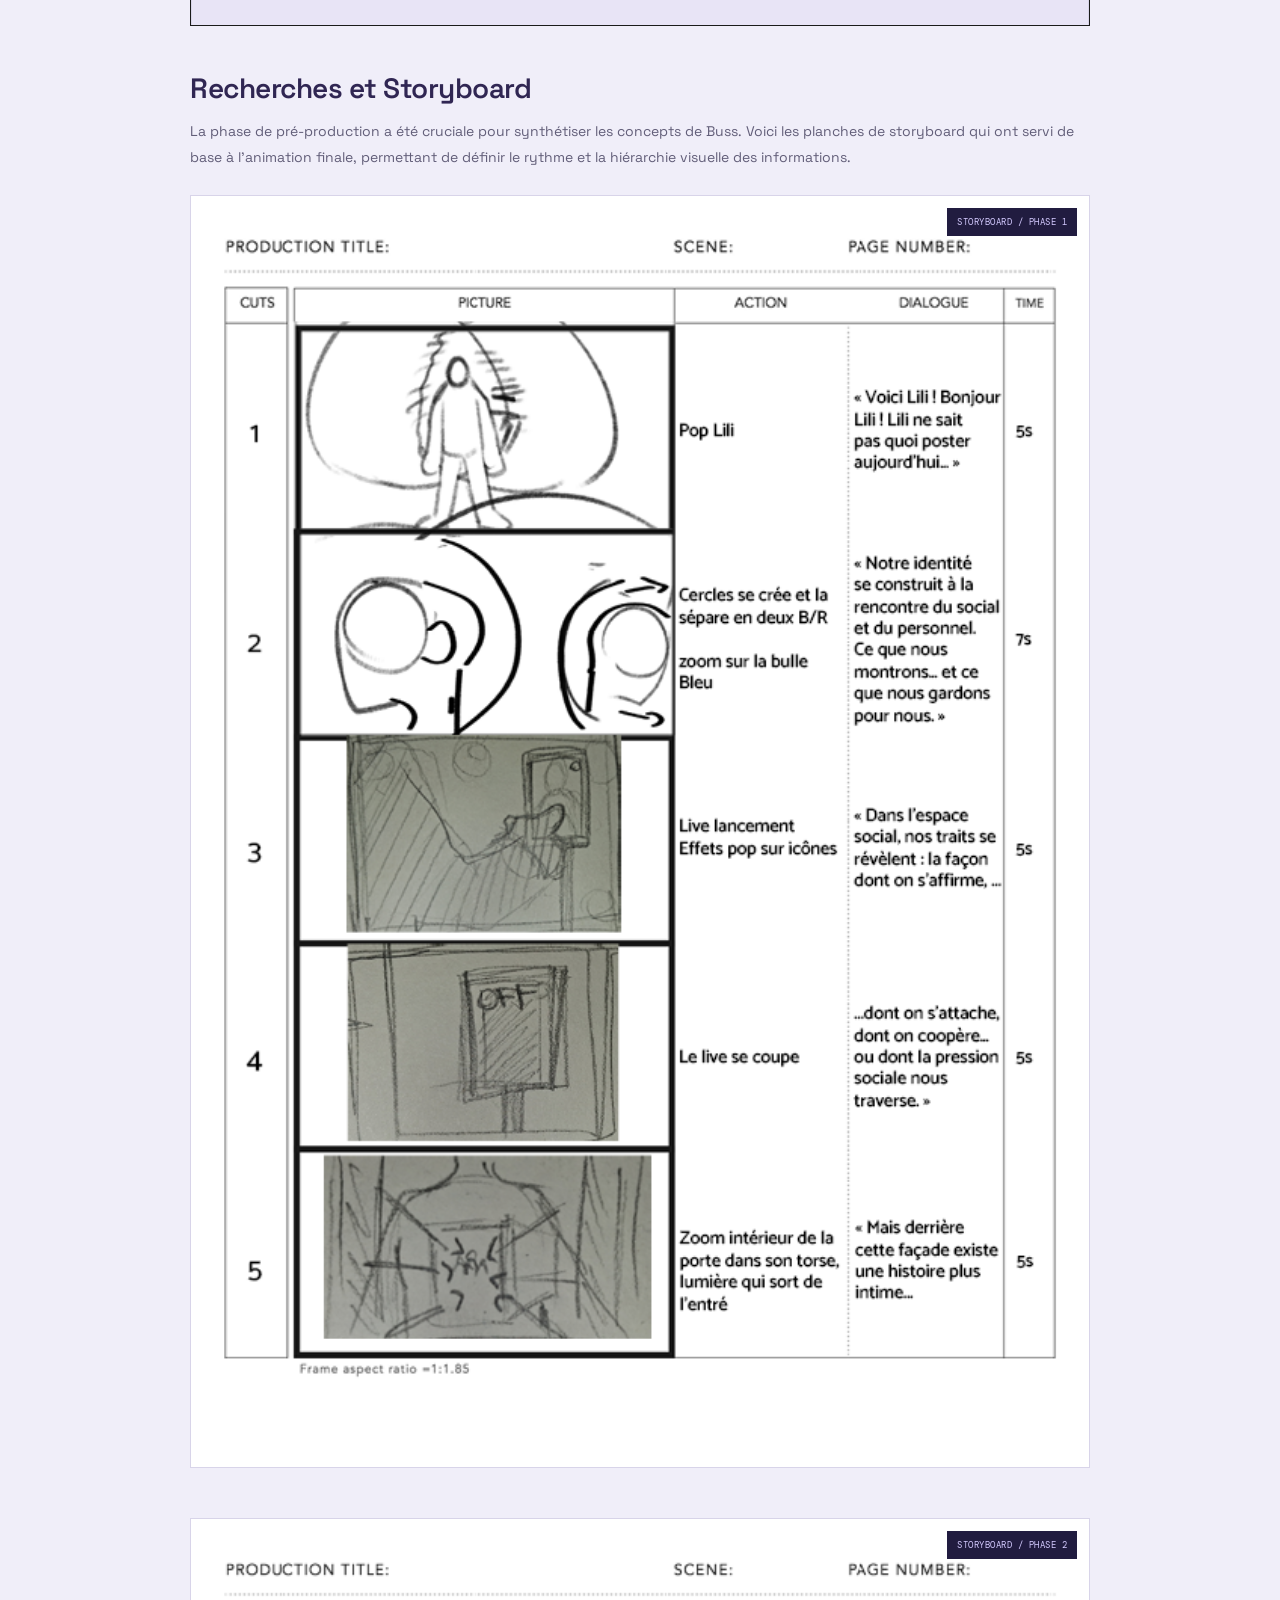
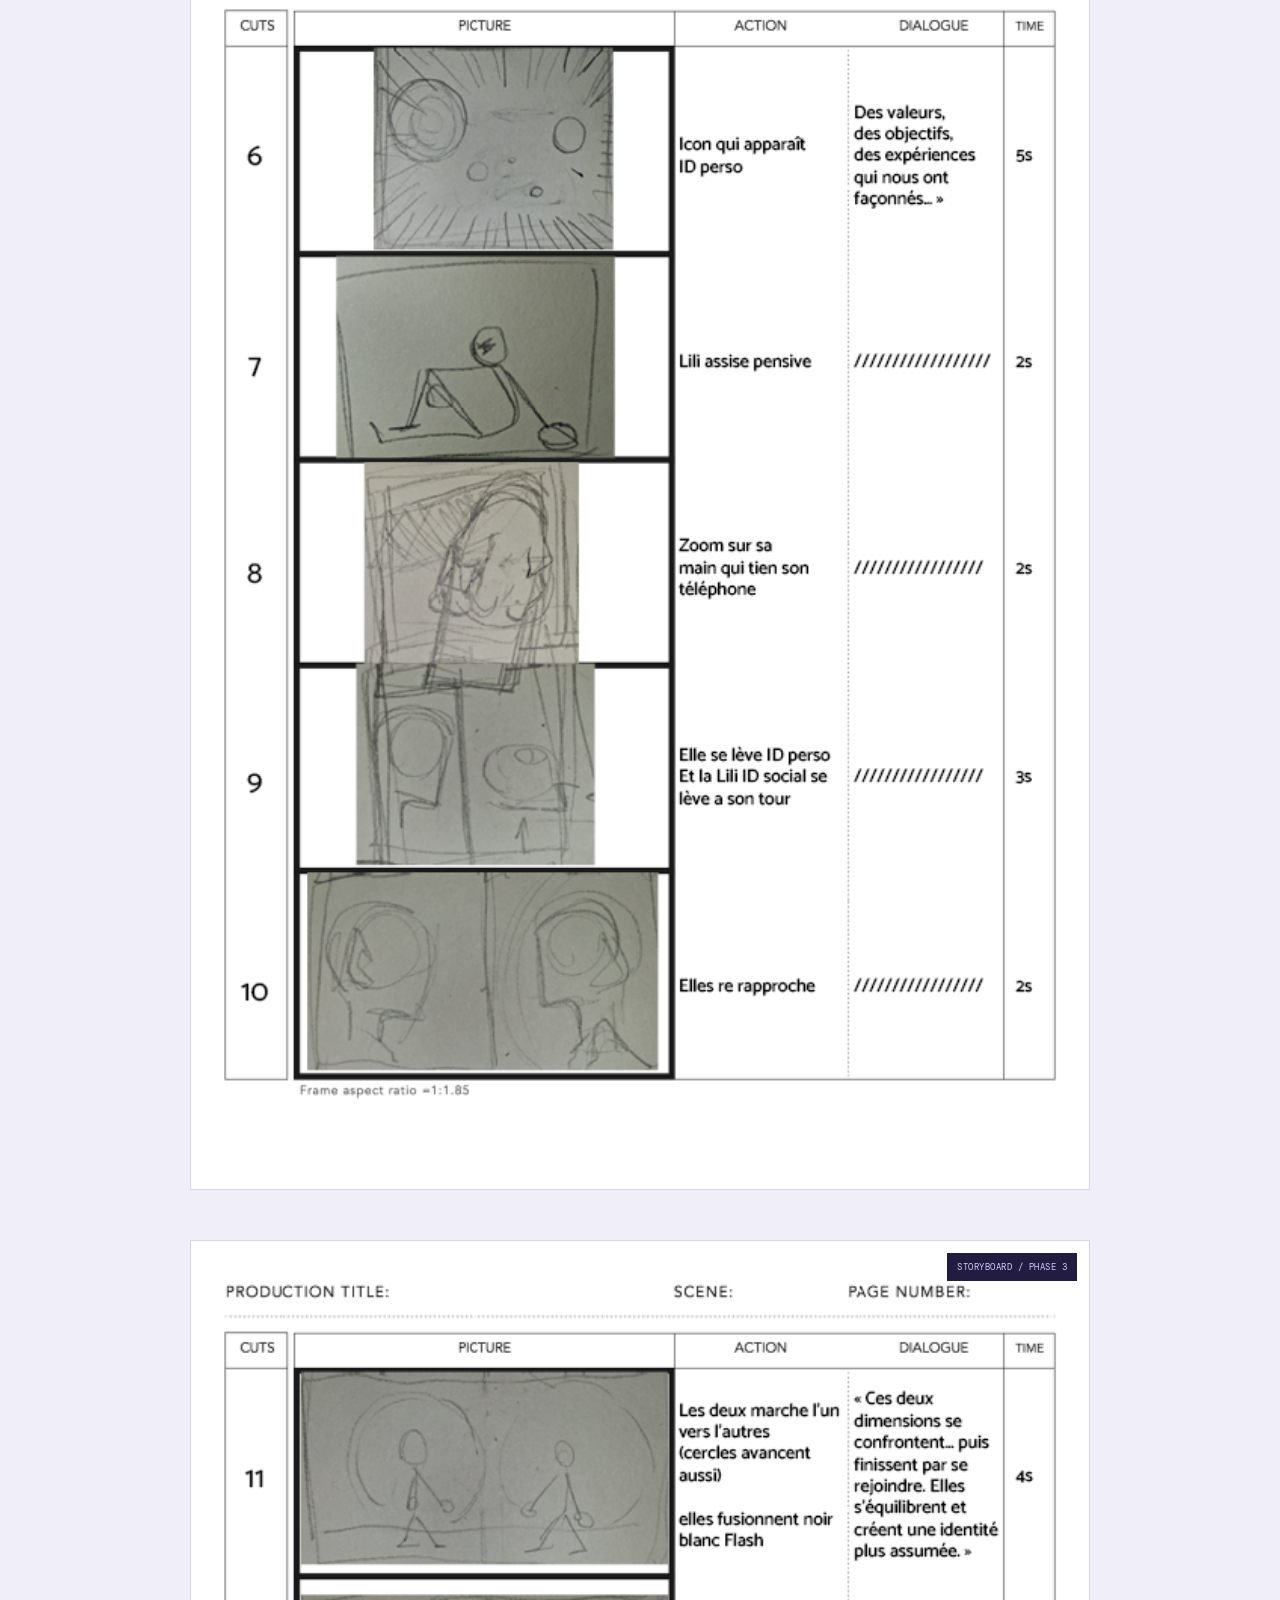
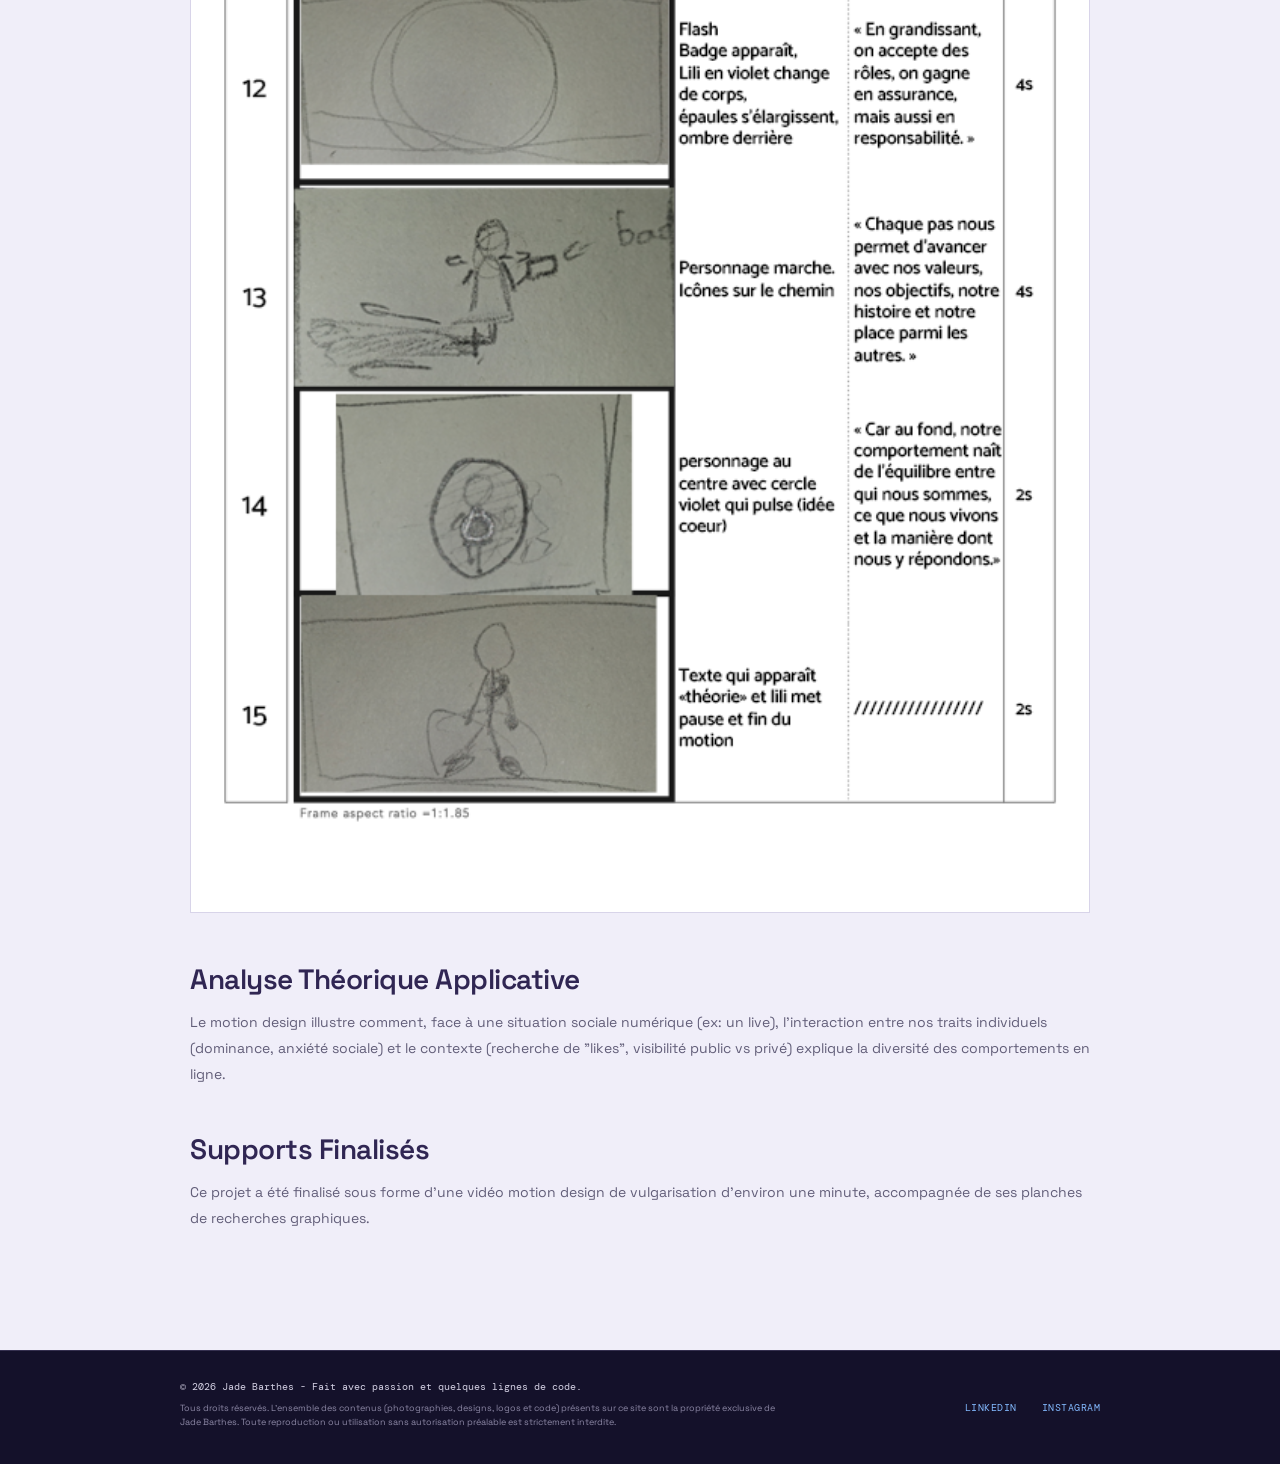
<file: Les-theories-de-l-internet-super-media.html>
<!DOCTYPE html>
<html lang="fr">
<head>
    <meta charset="UTF-8">
    <meta name="viewport" content="width=device-width, initial-scale=1.0">
    <title>Motion Design : Internet Super Média - Jade Barthes</title>
    <link href="https://fonts.googleapis.com/css2?family=DM+Mono:wght@400;500&family=Space+Grotesk:wght@400;500;600;700&family=Playfair+Display:ital,wght@0,600;0,700;1,600&display=swap" rel="stylesheet">
    <link rel="stylesheet" href="style.css">
</head>
<body class="portfolio-page project-page">
    <header class="site-header">
        <a class="brand" href="index.html#accueil" aria-label="Jade Barthes, accueil">
            <span class="brand-mark">JB</span>
            <span class="brand-name">JADE BARTHES<span>DESIGN & IMAGE</span></span>
        </a>
        <nav class="site-nav" aria-label="Navigation principale">
            <button class="menu-toggle" id="burger" type="button" aria-label="Ouvrir le menu" aria-expanded="false" aria-controls="nav-links"><span></span><span></span></button>
            <ul class="nav-links" id="nav-links">
                <li><a href="index.html#projets">Projets</a></li>
                <li><a href="index.html#apropos">À propos</a></li>
                <li><a href="index.html#contact">Contact</a></li>
            </ul>
        </nav>
    </header>

    <main>
        <section class="project-detail">
            <a href="index.html#projets" class="back-link hover-target">← Retour aux projets</a>
            
            <br><br>

            <div class="project-hero internet-bg">
                <div class="project-hero-overlay">
                    <h1>Internet Super Média : <br> La Théorie de Buss</h1>
                    <div class="meta">
                        <span>Motion Design</span>
                        <span>Psychologie Sociale</span>
                    </div>
                </div>
            </div>

            <article class="content-wrapper">
                
                <h2>L'essence du projet</h2>
                <p>
                    <strong>Internet Super Média</strong> est un projet de vulgarisation théorique réalisé sous forme de motion design. 
                    L'objectif était de traduire visuellement une théorie complexe de la psychologie sociale — le modèle interactionniste d'Arnold H. Buss (1986) — 
                    et de l'appliquer à un contexte d'actualité : les interactions sur les réseaux sociaux modernes.
                </p>

                <h2>La démarche artistique</h2>
                <p>
                    Pour rendre cette théorie accessible, j'ai privilégié une approche de <strong>Data Visualisation animée</strong>. 
                    J'ai structuré le motion design autour de la dualité Identité Personnelle vs Identité Sociale. Le concept clé est l'interaction « Personnalité × Situation ».
                </p>

                <h2>Le Motion Design</h2>
                <div class="video-container stories-showcase">
                    <div class="story-image hover-target">
                        <div class="video-container">
    <iframe width="560" height="315" 
            src="https://www.youtube.com/embed/gByJwVa5WjU?si=lg96h8sgtyxnCEcD"  
            title="YouTube video player" 
            frameborder="0" 
            allow="accelerometer; autoplay; clipboard-write; encrypted-media; gyroscope; picture-in-picture" 
            allowfullscreen>
    </iframe>
</div> 
                        <span class="story-label">Motion Design / Vulgarisation</span>
                    </div>
                    <p class="story-credits">Animation & Edit © Jade Barthes & Djust Kabamba | Sound Design © Jade BARTHES</p>
                </div>

                <h2>Recherches et Storyboard</h2>
                <p>
                    La phase de pré-production a été cruciale pour synthétiser les concepts de Buss. Voici les planches de storyboard qui ont servi de base à l'animation finale, permettant de définir le rythme et la hiérarchie visuelle des informations.
                </p>

                <div class="stories-showcase">
                    <div class="story-image hover-target">
                        <img src="assets/img/storyboard_1.png" alt="Planche de Storyboard 1">
                        <span class="story-label">Storyboard / Phase 1</span>
                    </div>
                </div>

                <div class="stories-showcase">
                    <div class="story-image hover-target">
                        <img src="assets/img/storyboard_2.png" alt="Planche de Storyboard 2">
                        <span class="story-label">Storyboard / Phase 2</span>
                    </div>
                </div>

                                <div class="stories-showcase">
                    <div class="story-image hover-target">
                        <img src="assets/img/storyboard_3.png" alt="Planche de Storyboard 2">
                        <span class="story-label">Storyboard / Phase 3</span>
                    </div>
                </div>

                <h2>Analyse Théorique Applicative</h2>
                <p>
                    Le motion design illustre comment, face à une situation sociale numérique (ex: un live), l'interaction entre nos traits individuels 
                    (dominance, anxiété sociale) et le contexte (recherche de "likes", visibilité public vs privé) explique la diversité des comportements en ligne.
                </p>

                <h2>Supports Finalisés</h2>
                <p>
                    Ce projet a été finalisé sous forme d'une vidéo motion design de vulgarisation d'environ une minute, accompagnée de ses planches de recherches graphiques.
                </p>

            </article>
        </section>
    </main>
<div id="lightbox" class="lightbox">
    <span class="lightbox-close hover-target">&times;</span>
    <span class="lightbox-prev hover-target">&#10094;</span>
    <span class="lightbox-next hover-target">&#10095;</span>
    <img class="lightbox-content" id="lightbox-img">
</div>

    <footer>
    <div class="footer-container">
        <div class="footer-content">
            <p>&copy; 2026 Jade Barthes - Fait avec passion et quelques lignes de code.</p>
            <p class="legal-text">
                Tous droits réservés. L'ensemble des contenus (photographies, designs, logos et code) 
                présents sur ce site sont la propriété exclusive de Jade Barthes. 
                Toute reproduction ou utilisation sans autorisation préalable est strictement interdite.
            </p>
        </div>
        
        <div class="footer-socials">
            <a href="https://www.linkedin.com/in/jade-barthes-762510387/" target="_blank" class="hover-target">LinkedIn</a>
            <a href="https://www.instagram.com/pickjad/" target="_blank" class="hover-target">Instagram</a>
        </div>
    </div>
</footer>
<script src="script.js"></script>
</body>
</html>
</file>
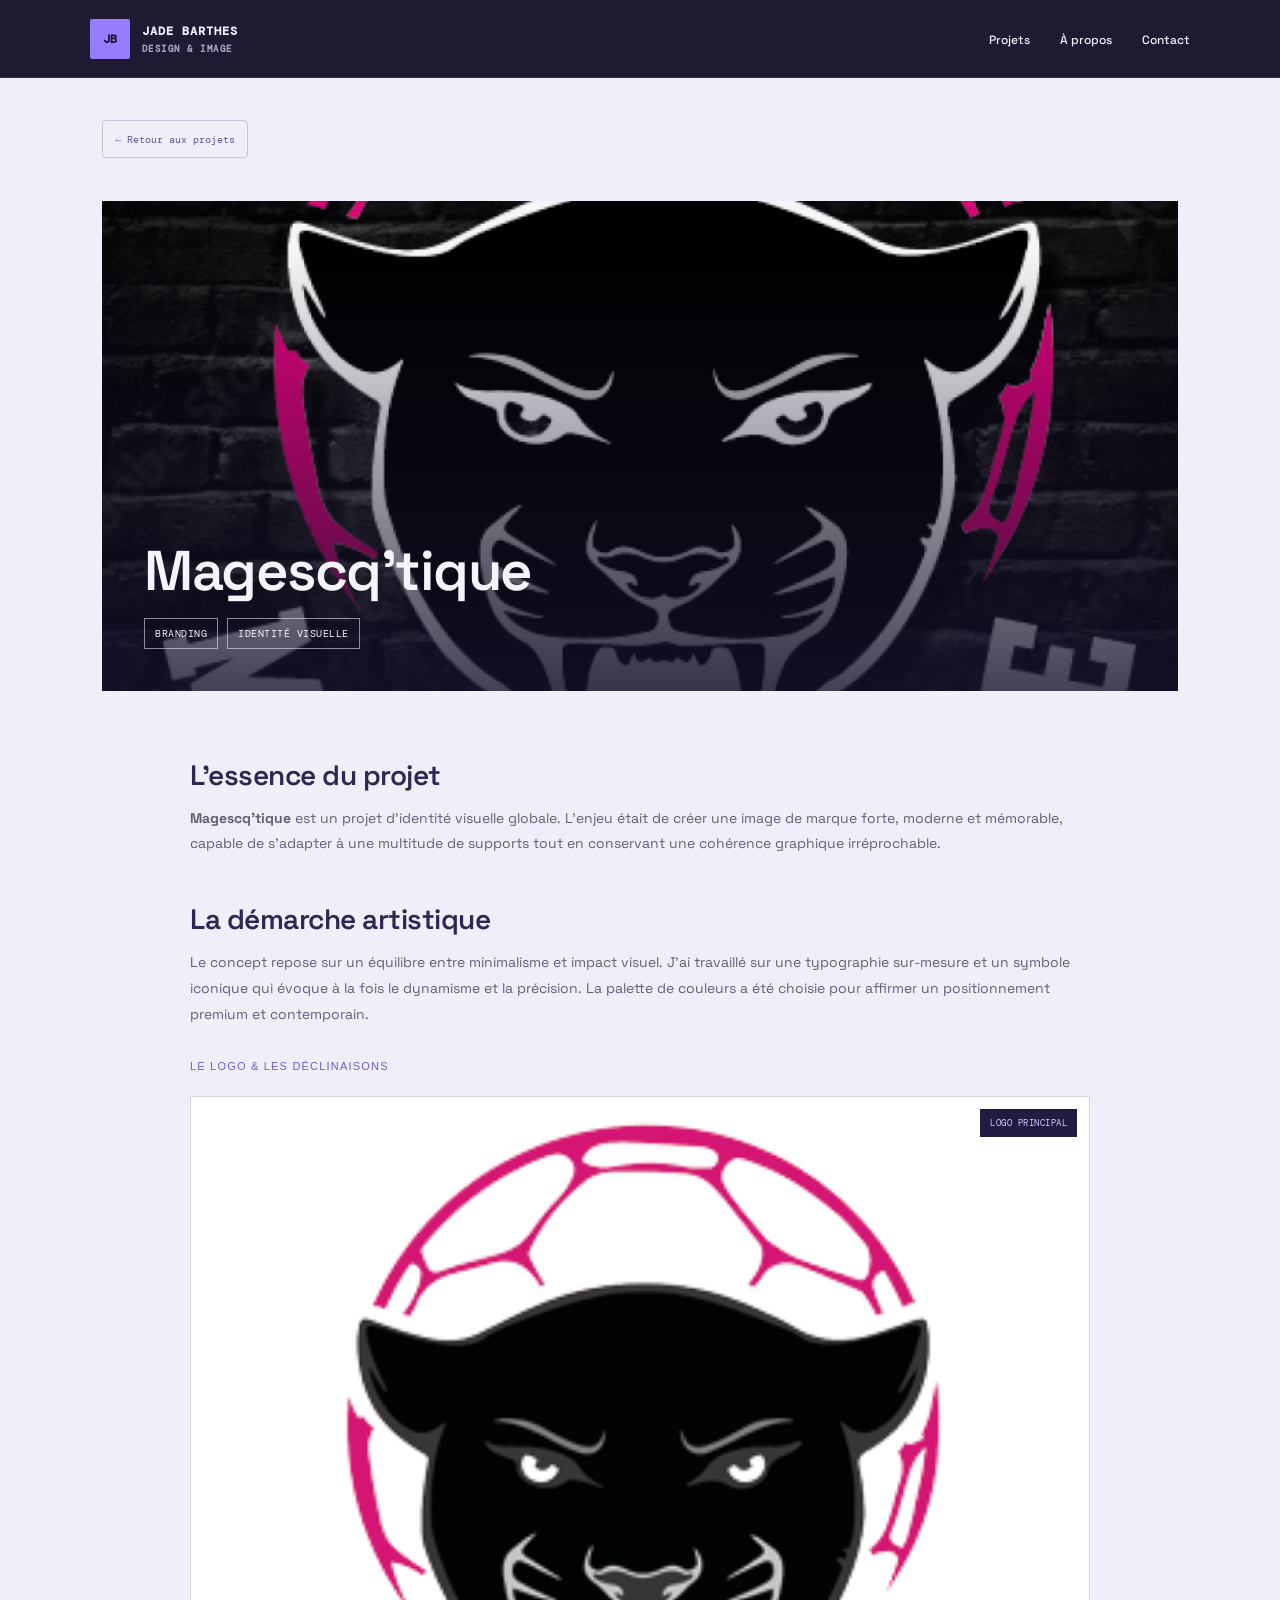
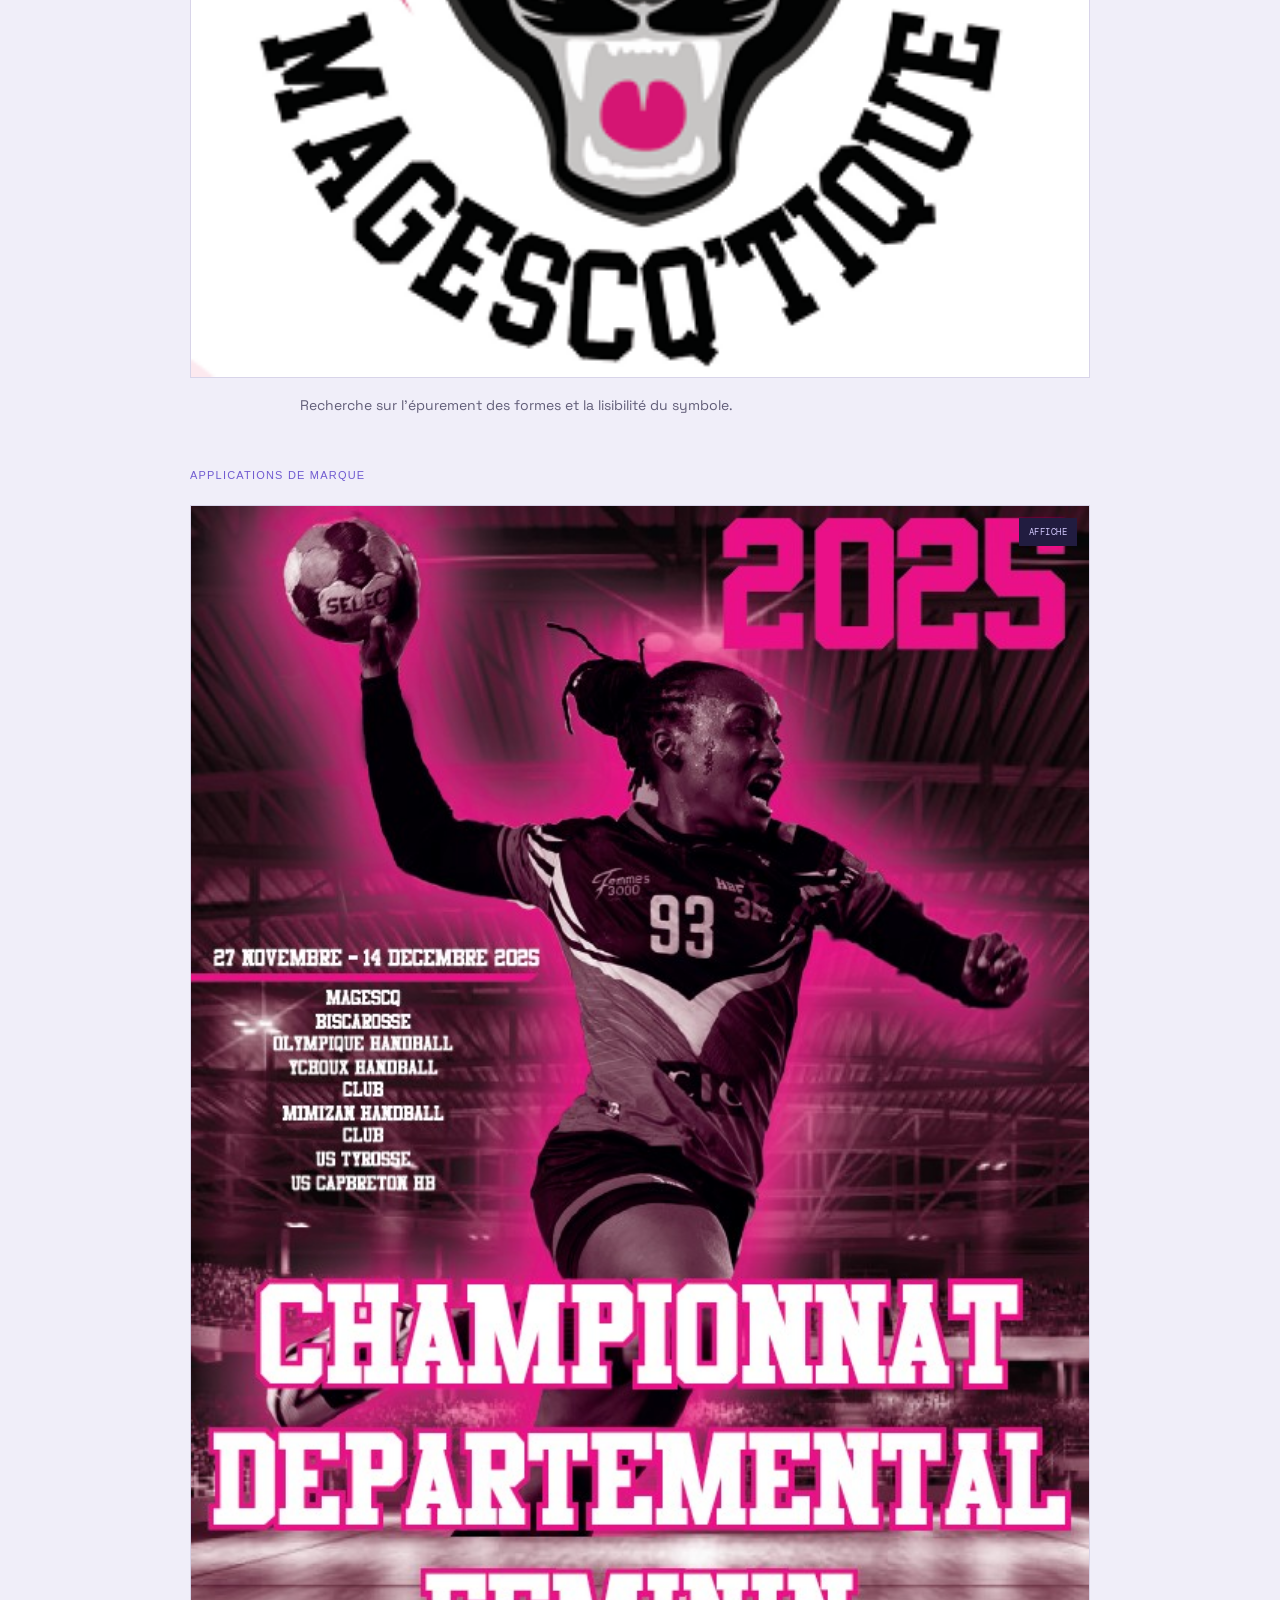
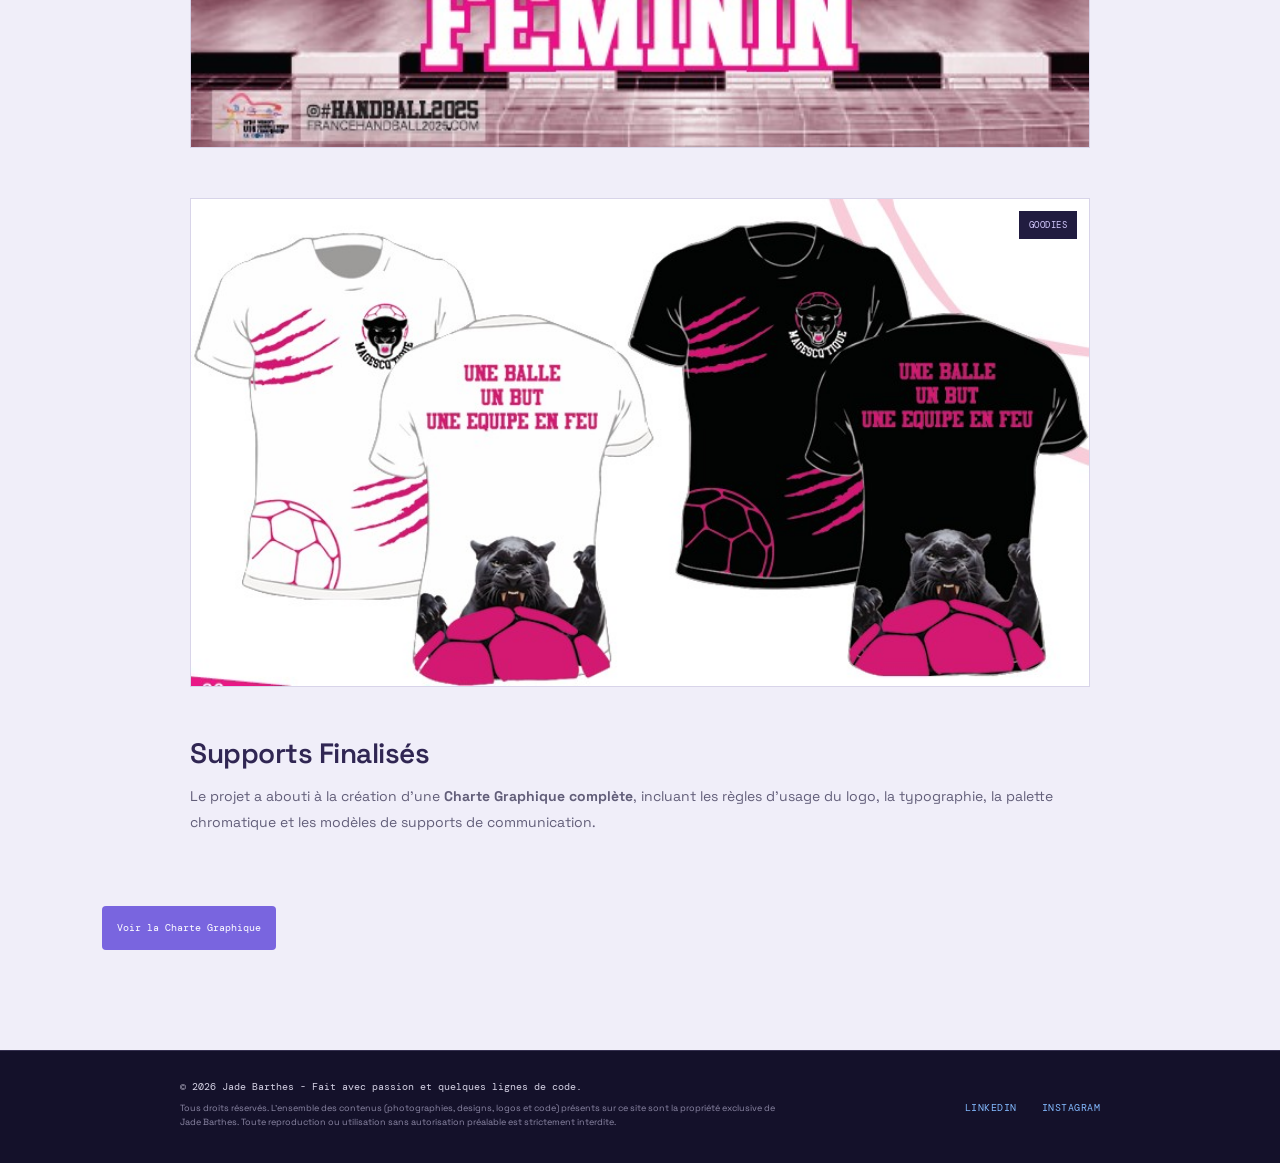
<file: magescq-tique.html>
<!DOCTYPE html>
<html lang="fr">
<head>
    <meta charset="UTF-8">
    <meta name="viewport" content="width=device-width, initial-scale=1.0">
    <title>Magescq'tique - Jade Barthes</title>
    <link href="https://fonts.googleapis.com/css2?family=DM+Mono:wght@400;500&family=Space+Grotesk:wght@400;500;600;700&family=Playfair+Display:ital,wght@0,600;0,700;1,600&display=swap" rel="stylesheet">
    <link rel="stylesheet" href="style.css">
</head>
<body class="portfolio-page project-page">
    <header class="site-header">
        <a class="brand" href="index.html#accueil" aria-label="Jade Barthes, accueil">
            <span class="brand-mark">JB</span>
            <span class="brand-name">JADE BARTHES<span>DESIGN & IMAGE</span></span>
        </a>
        <nav class="site-nav" aria-label="Navigation principale">
            <button class="menu-toggle" id="burger" type="button" aria-label="Ouvrir le menu" aria-expanded="false" aria-controls="nav-links"><span></span><span></span></button>
            <ul class="nav-links" id="nav-links">
                <li><a href="index.html#projets">Projets</a></li>
                <li><a href="index.html#apropos">À propos</a></li>
                <li><a href="index.html#contact">Contact</a></li>
            </ul>
        </nav>
    </header>

    <main>
        <section class="project-detail">
            <a href="index.html#projets" class="back-link hover-target">← Retour aux projets</a>
            
            <br><br>

            <div class="project-hero magescq-bg">
                <div class="project-hero-overlay">
                    <h1>Magescq'tique</h1>
                    <div class="meta">
                        <span>Branding</span>
                        <span>Identité Visuelle</span>
                    </div>
                </div>
            </div>

            <article class="content-wrapper">
                
                <h2>L'essence du projet</h2>
                <p>
                    <strong>Magescq'tique</strong> est un projet d'identité visuelle globale. L'enjeu était de créer une image de marque forte, moderne et mémorable, capable de s'adapter à une multitude de supports tout en conservant une cohérence graphique irréprochable.
                </p>

                <h2>La démarche artistique</h2>
                <p>
                    Le concept repose sur un équilibre entre minimalisme et impact visuel. J'ai travaillé sur une typographie sur-mesure et un symbole iconique qui évoque à la fois le dynamisme et la précision. La palette de couleurs a été choisie pour affirmer un positionnement premium et contemporain.
                </p>

                <h3 class="partie-title">Le Logo & Les Déclinaisons</h3>

                <div class="stories-showcase">
                    <div class="story-image hover-target">
                        <img src="assets/img/logo-magescq-tique.png" alt="Logo Magescq'tique">
                        <span class="story-label">Logo Principal</span>
                    </div>
                    <p class="story-desc">Recherche sur l'épurement des formes et la lisibilité du symbole.</p>
                </div>

                <h3 class="partie-title">Applications de marque</h3>

                <div class="stories-showcase">
                    <div class="story-image hover-target">
                        <img src="assets/img/magescq-mockup-1.jpg" alt="Mockup Papeterie">
                        <span class="story-label">affiche</span>
                    </div>
                </div>

                <div class="stories-showcase">
                    <div class="story-image hover-target">
                        <img src="assets/img/goodiesmagescq-mockup-2.jpg" alt="Packaging">
                        <span class="story-label">goodies</span>
                    </div>
                </div>

                <h2>Supports Finalisés</h2>
                <p>
                    Le projet a abouti à la création d'une <strong>Charte Graphique complète</strong>, incluant les règles d'usage du logo, la typographie, la palette chromatique et les modèles de supports de communication.
                </p>

            </article>
                <div class="action-buttons" style="margin-top: 40px; display: flex; gap: 20px;">
        <a href="assets/pdf/Charte graphique.pdf" target="_blank" class="btn-link hover-target">
            Voir la Charte Graphique
        </a>
    </div>
        </section>
    </main>

    <div id="lightbox" class="lightbox">
        <span class="lightbox-close hover-target">&times;</span>
        <span class="lightbox-prev hover-target">&#10094;</span>
        <span class="lightbox-next hover-target">&#10095;</span>
        <img class="lightbox-content" id="lightbox-img">
    </div>


    <footer>
    <div class="footer-container">
        <div class="footer-content">
            <p>&copy; 2026 Jade Barthes - Fait avec passion et quelques lignes de code.</p>
            <p class="legal-text">
                Tous droits réservés. L'ensemble des contenus (photographies, designs, logos et code) 
                présents sur ce site sont la propriété exclusive de Jade Barthes. 
                Toute reproduction ou utilisation sans autorisation préalable est strictement interdite.
            </p>
        </div>
        
        <div class="footer-socials">
            <a href="https://www.linkedin.com/in/jade-barthes-762510387/" target="_blank" class="hover-target">LinkedIn</a>
            <a href="https://www.instagram.com/pickjad/" target="_blank" class="hover-target">Instagram</a>
        </div>
    </div>
</footer>
<script src="script.js"></script>
</body>
</html>
</file>
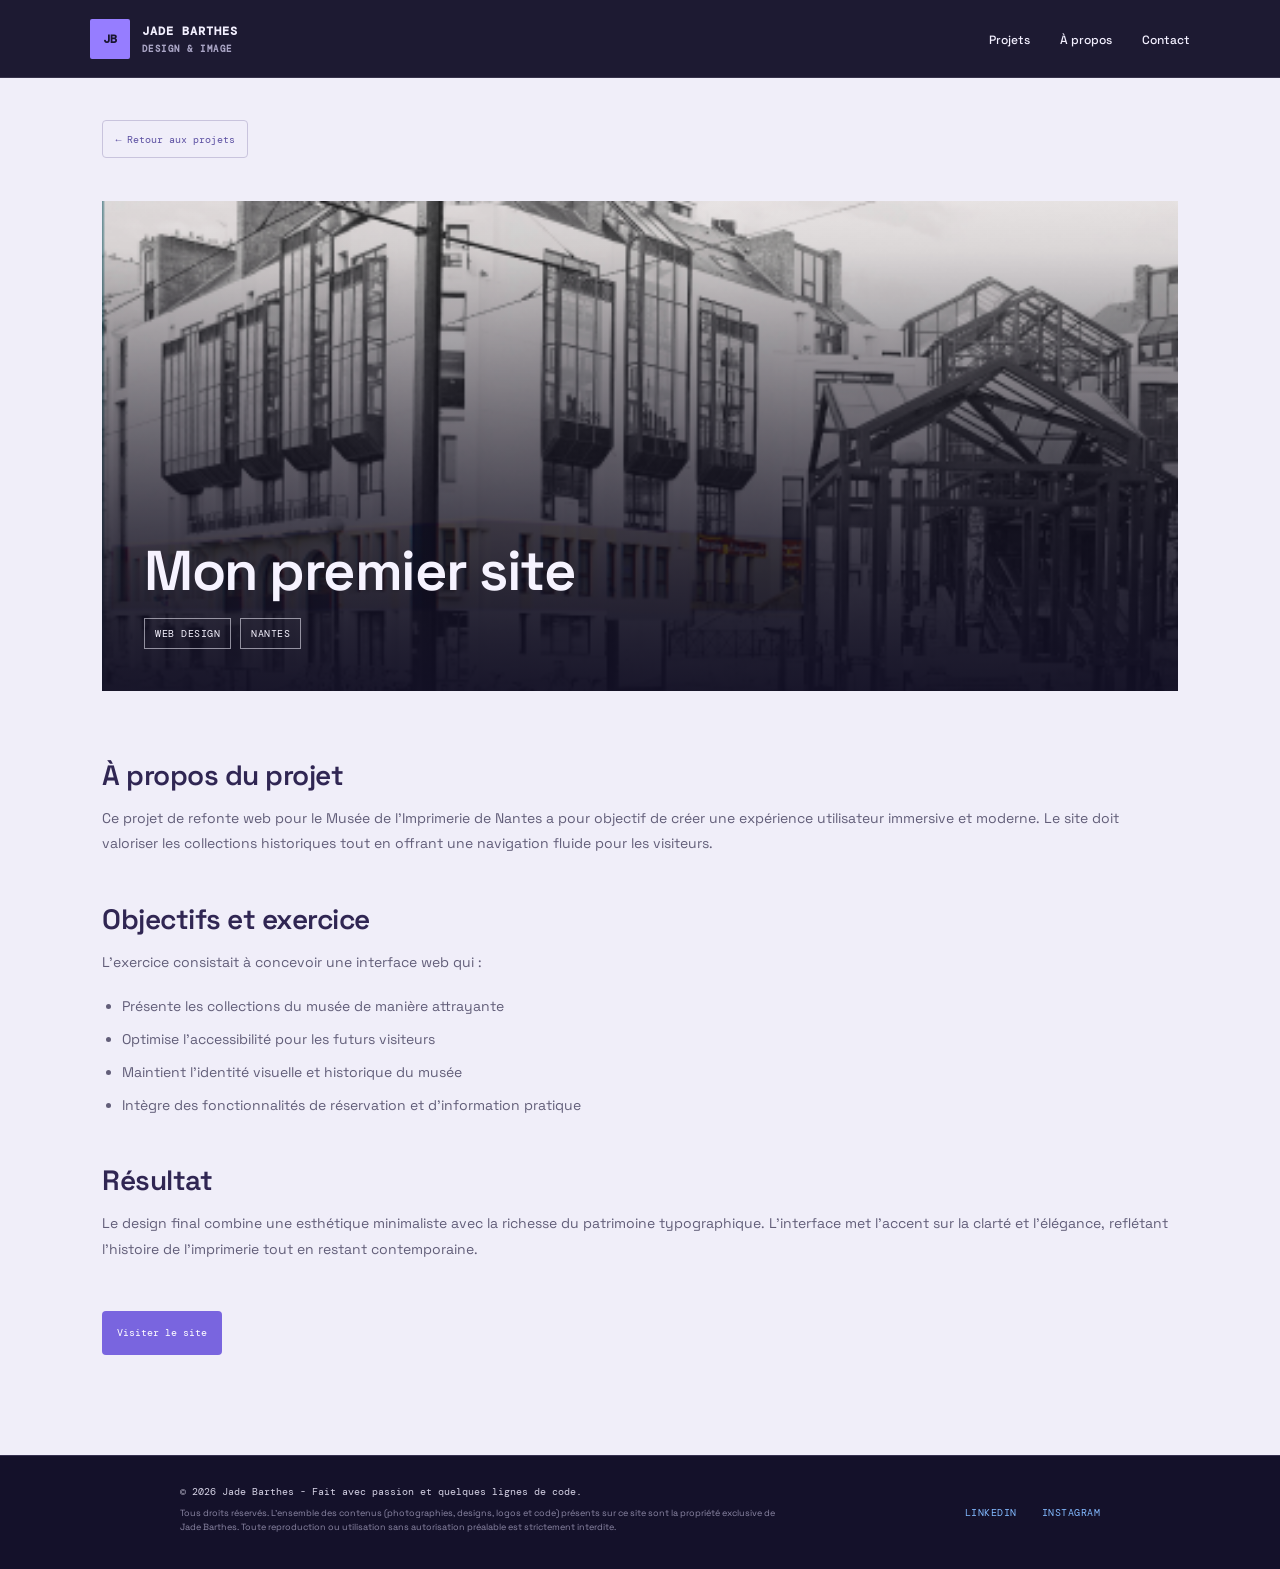
<file: musee-imprimerie.html>
<!DOCTYPE html>
<html lang="fr">
<head>
    <meta charset="UTF-8">
    <meta name="viewport" content="width=device-width, initial-scale=1.0">
    <title>Mon premier site - Jade Barthes</title>
    <link href="https://fonts.googleapis.com/css2?family=DM+Mono:wght@400;500&family=Space+Grotesk:wght@400;500;600;700&family=Playfair+Display:ital,wght@0,600;0,700;1,600&display=swap" rel="stylesheet">
    <link rel="stylesheet" href="style.css">
</head>
<body class="portfolio-page project-page">
    <header class="site-header">
        <a class="brand" href="index.html#accueil" aria-label="Jade Barthes, accueil">
            <span class="brand-mark">JB</span>
            <span class="brand-name">JADE BARTHES<span>DESIGN & IMAGE</span></span>
        </a>
        <nav class="site-nav" aria-label="Navigation principale">
            <button class="menu-toggle" id="burger" type="button" aria-label="Ouvrir le menu" aria-expanded="false" aria-controls="nav-links"><span></span><span></span></button>
            <ul class="nav-links" id="nav-links">
                <li><a href="index.html#projets">Projets</a></li>
                <li><a href="index.html#apropos">À propos</a></li>
                <li><a href="index.html#contact">Contact</a></li>
            </ul>
        </nav>
    </header>

    <main>
        <section class="project-detail">
            <a href="index.html#projets" class="back-link">← Retour aux projets</a>
            <br>
            <br>
            <div class="project-hero">
                <div class="project-hero-overlay">
                    <h1>Mon premier site</h1>
                    <div class="meta">
                        <span>Web Design</span>
                        <span>Nantes</span>
                    </div>
                </div>
            </div>

            <h2>À propos du projet</h2>
            <p>
                Ce projet de refonte web pour le Musée de l'Imprimerie de Nantes a pour objectif de créer une expérience 
                utilisateur immersive et moderne. Le site doit valoriser les collections historiques tout en offrant une 
                navigation fluide pour les visiteurs.
            </p>

            <h2>Objectifs et exercice</h2>
            <p>
                L'exercice consistait à concevoir une interface web qui :
            </p>
            <ul style="margin-left: 20px; margin-bottom: 20px;">
                <li>Présente les collections du musée de manière attrayante</li>
                <li>Optimise l'accessibilité pour les futurs visiteurs</li>
                <li>Maintient l'identité visuelle et historique du musée</li>
                <li>Intègre des fonctionnalités de réservation et d'information pratique</li>
            </ul>

            <h2>Résultat</h2>
            <p>
                Le design final combine une esthétique minimaliste avec la richesse du patrimoine typographique. 
                L'interface met l'accent sur la clarté et l'élégance, reflétant l'histoire de l'imprimerie tout en 
                restant contemporaine.
            </p>

            <a href="https://mus-e-de-l-imprimerie-nantes.vercel.app/exposition.html" class="btn-link hover-target">
                Visiter le site
            </a>

        </section>
    </main>


    <footer>
    <div class="footer-container">
        <div class="footer-content">
            <p>&copy; 2026 Jade Barthes - Fait avec passion et quelques lignes de code.</p>
            <p class="legal-text">
                Tous droits réservés. L'ensemble des contenus (photographies, designs, logos et code) 
                présents sur ce site sont la propriété exclusive de Jade Barthes. 
                Toute reproduction ou utilisation sans autorisation préalable est strictement interdite.
            </p>
        </div>
        
        <div class="footer-socials">
            <a href="https://www.linkedin.com/in/jade-barthes-762510387/" target="_blank" class="hover-target">LinkedIn</a>
            <a href="https://www.instagram.com/pickjad/" target="_blank" class="hover-target">Instagram</a>
        </div>
    </div>
</footer>
<script src="script.js"></script>
</body>
</html>
</file>
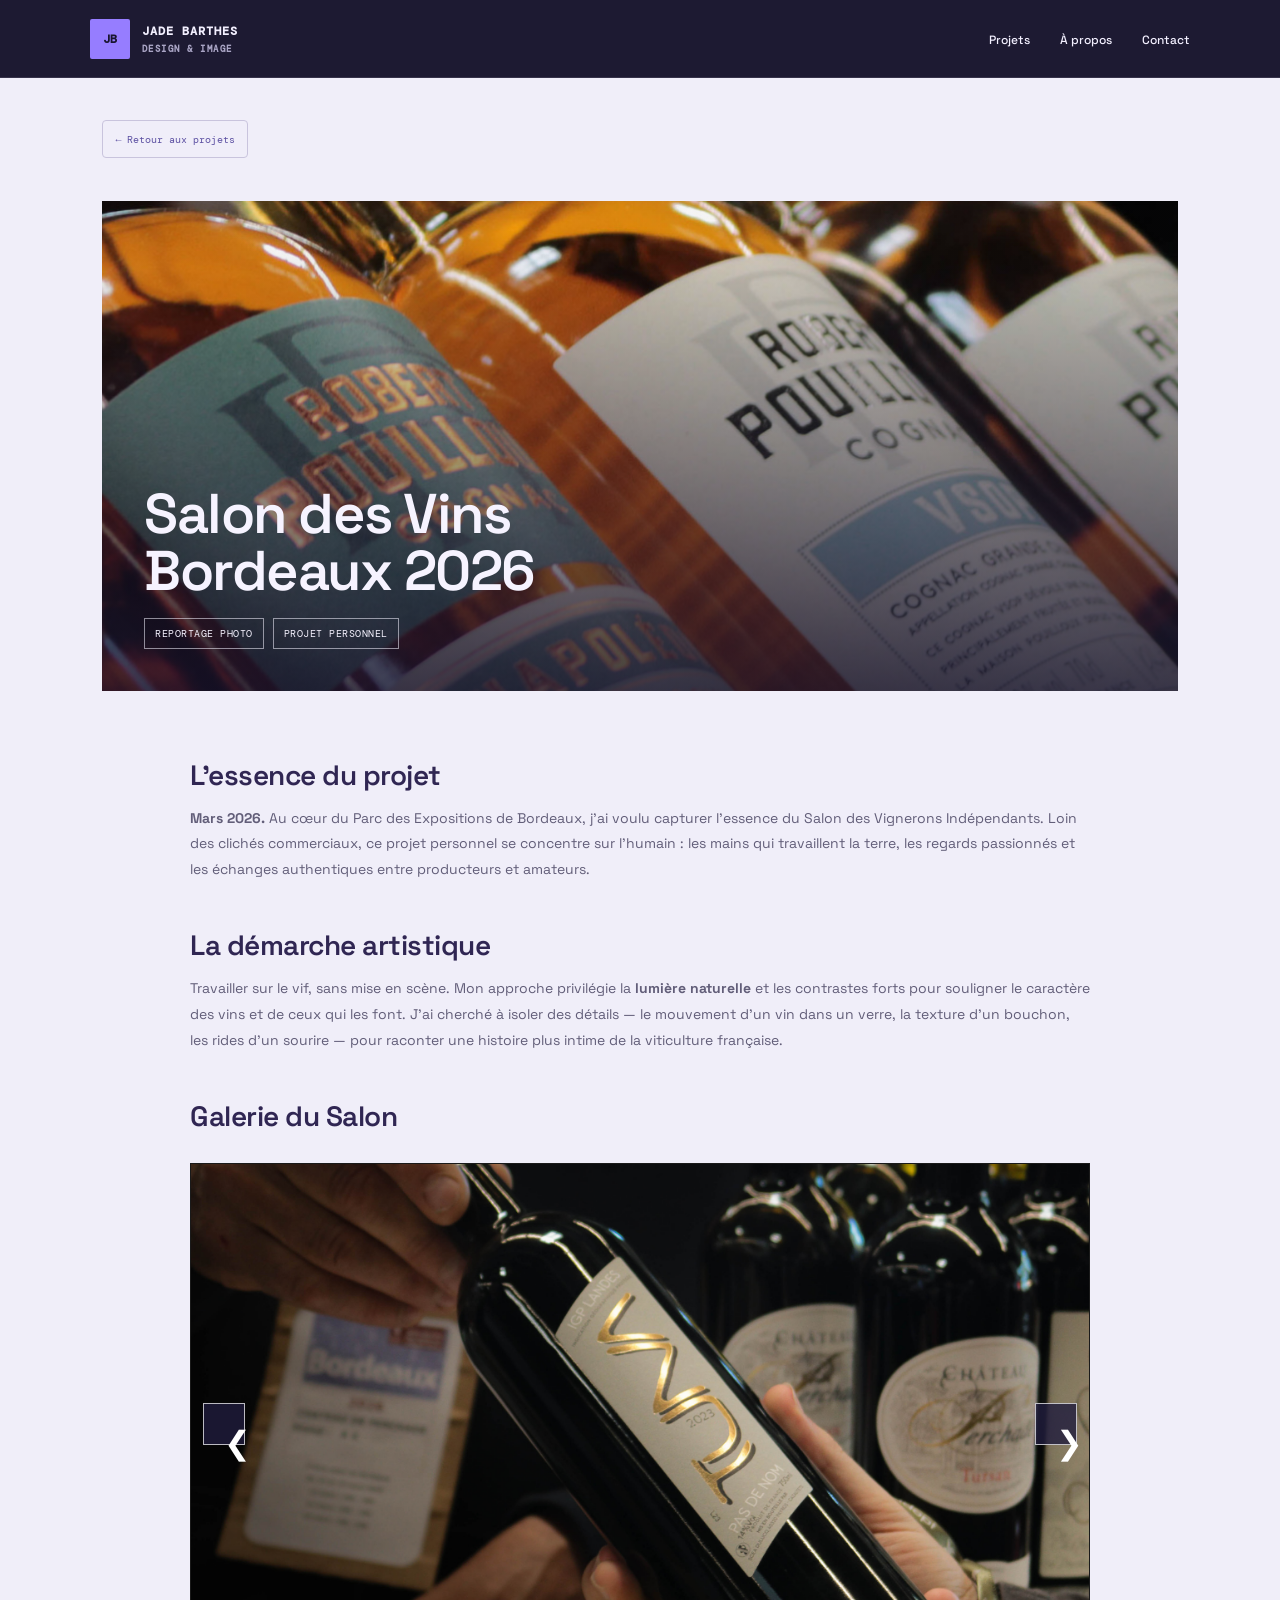
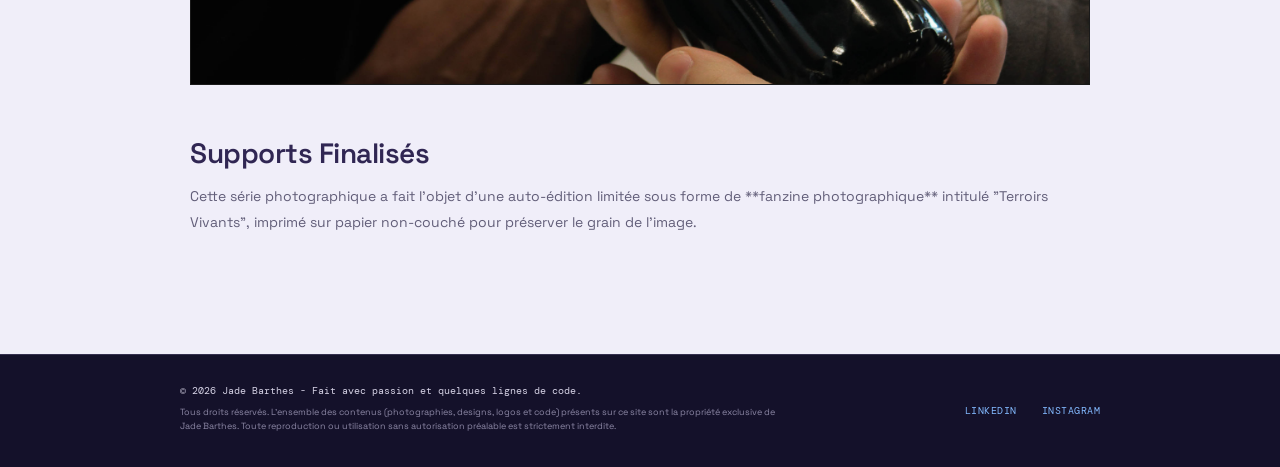
<file: Salon-des-vins-des-vignerons-independants.html>
<!DOCTYPE html>
<html lang="fr">
<head>
    <meta charset="UTF-8">
    <meta name="viewport" content="width=device-width, initial-scale=1.0">
    <title>Salon des Vins 2026 - Jade Barthes</title>
    <link href="https://fonts.googleapis.com/css2?family=DM+Mono:wght@400;500&family=Space+Grotesk:wght@400;500;600;700&family=Playfair+Display:ital,wght@0,600;0,700;1,600&display=swap" rel="stylesheet">
    <link rel="stylesheet" href="style.css">
</head>
<body class="portfolio-page project-page">
    <header class="site-header">
        <a class="brand" href="index.html#accueil" aria-label="Jade Barthes, accueil">
            <span class="brand-mark">JB</span>
            <span class="brand-name">JADE BARTHES<span>DESIGN & IMAGE</span></span>
        </a>
        <nav class="site-nav" aria-label="Navigation principale">
            <button class="menu-toggle" id="burger" type="button" aria-label="Ouvrir le menu" aria-expanded="false" aria-controls="nav-links"><span></span><span></span></button>
            <ul class="nav-links" id="nav-links">
                <li><a href="index.html#projets">Projets</a></li>
                <li><a href="index.html#apropos">À propos</a></li>
                <li><a href="index.html#contact">Contact</a></li>
            </ul>
        </nav>
    </header>

    <main>
        <section class="project-detail">
            <a href="index.html#projets" class="back-link hover-target">← Retour aux projets</a>
            
            <br><br>

            <div class="project-hero salon-vins-bg">
                <div class="project-hero-overlay">
                    <h1>Salon des Vins <br> Bordeaux 2026</h1>
                    <div class="meta">
                        <span>Reportage Photo</span>
                        <span>Projet Personnel</span>
                    </div>
                </div>
            </div>

            <article class="content-wrapper">
                
                <h2>L'essence du projet</h2>
                <p>
                    <strong>Mars 2026.</strong> Au cœur du Parc des Expositions de Bordeaux, j'ai voulu capturer l'essence du Salon des Vignerons Indépendants. Loin des clichés commerciaux, ce projet personnel se concentre sur l'humain : les mains qui travaillent la terre, les regards passionnés et les échanges authentiques entre producteurs et amateurs.
                </p>

                <h2>La démarche artistique</h2>
                <p>
                    Travailler sur le vif, sans mise en scène. Mon approche privilégie la <strong>lumière naturelle</strong> et les contrastes forts pour souligner le caractère des vins et de ceux qui les font. J'ai cherché à isoler des détails — le mouvement d'un vin dans un verre, la texture d'un bouchon, les rides d'un sourire — pour raconter une histoire plus intime de la viticulture française.
                </p>

                <h2>Galerie du Salon</h2>

<div class="carousel-container">
    <div class="carousel-wrapper">
        <div class="carousel-slide">
            <img src="assets/img/Salon des Vins des Vignerons Indépendants/1.png" alt="Photo 1" class="hover-target">
        </div>
        <div class="carousel-slide">
            <img src="assets/img/Salon des Vins des Vignerons Indépendants/2.png" alt="Photo 2" class="hover-target">
        </div>
        <div class="carousel-slide">
            <img src="assets/img/Salon des Vins des Vignerons Indépendants/3.png" alt="Photo 3" class="hover-target">
        </div>
        <div class="carousel-slide">
            <img src="assets/img/Salon des Vins des Vignerons Indépendants/4.png" alt="Photo 4" class="hover-target">
        </div>
        <div class="carousel-slide">
            <img src="assets/img/Salon des Vins des Vignerons Indépendants/5.png" alt="Photo 5" class="hover-target">
        </div>
        <div class="carousel-slide">
            <img src="assets/img/Salon des Vins des Vignerons Indépendants/6.png" alt="Photo 6" class="hover-target">
        </div>
        <div class="carousel-slide">
            <img src="assets/img/Salon des Vins des Vignerons Indépendants/7.png" alt="Photo 7" class="hover-target">
        </div>
        <div class="carousel-slide">
            <img src="assets/img/Salon des Vins des Vignerons Indépendants/8.png" alt="Photo 8" class="hover-target">
        </div>
        <div class="carousel-slide">
            <img src="assets/img/Salon des Vins des Vignerons Indépendants/9.png" alt="Photo 9" class="hover-target">
        </div>
        <div class="carousel-slide">
            <img src="assets/img/Salon des Vins des Vignerons Indépendants/10.png" alt="Photo 10" class="hover-target">
        </div>
    </div>

    <button class="carousel-btn prev hover-target">&#10094;</button>
    <button class="carousel-btn next hover-target">&#10095;</button>
</div>

                <h2>Supports Finalisés</h2>
                <p>
                    Cette série photographique a fait l'objet d'une auto-édition limitée sous forme de **fanzine photographique** intitulé "Terroirs Vivants", imprimé sur papier non-couché pour préserver le grain de l'image.
                </p>

            </article>
        </section>
    </main>

    <div id="lightbox" class="lightbox">
        <span class="lightbox-close hover-target">&times;</span>
        <span class="lightbox-prev hover-target">&#10094;</span>
        <span class="lightbox-next hover-target">&#10095;</span>
        <img class="lightbox-content" id="lightbox-img">
    </div>

    <footer>
    <div class="footer-container">
        <div class="footer-content">
            <p>&copy; 2026 Jade Barthes - Fait avec passion et quelques lignes de code.</p>
            <p class="legal-text">
                Tous droits réservés. L'ensemble des contenus (photographies, designs, logos et code) 
                présents sur ce site sont la propriété exclusive de Jade Barthes. 
                Toute reproduction ou utilisation sans autorisation préalable est strictement interdite.
            </p>
        </div>
        
        <div class="footer-socials">
            <a href="https://www.linkedin.com/in/jade-barthes-762510387/" target="_blank" class="hover-target">LinkedIn</a>
            <a href="https://www.instagram.com/pickjad/" target="_blank" class="hover-target">Instagram</a>
        </div>
    </div>
</footer>
<script src="script.js"></script>
</body>
</html>
</file>
<file: casse-brique/style.css>
:root {
    --bg: #0e0011;
    --text: #ffffff;
    --accent: #b39df3;
}

* { margin: 0; padding: 0; box-sizing: border-box; }

body {
    background-color: var(--bg);
    color: var(--text);
    font-family: 'Inter', sans-serif;
    display: flex;
    flex-direction: column; /* Aligne le jeu au dessus du footer */
    min-height: 100vh;      /* Force la hauteur sur tout l'écran */
    margin: 0;
}

.game-wrapper {
    flex: 1;                /* Prend toute la place libre au centre */
    display: flex;
    flex-direction: column;
    justify-content: center;
    align-items: center;
    text-align: center;
    padding: 40px 20px;
}

.back-link {
    margin-bottom: 20px;
    color: var(--text);
    text-decoration: none;
    font-size: 0.8rem;
    opacity: 0.7;
    transition: opacity 0.3s;
}

.game-header { margin-bottom: 15px; }
.game-header h1 { font-size: 2rem; color: var(--accent); }

#gameCanvas {
    background: #000000;
    border: 2px solid var(--accent);
    border-radius: 8px;
    max-width: 100%;
    height: auto;
}

.game-footer-ui {
    margin-top: 20px;
    font-size: 0.85rem;
    opacity: 0.8;
}

#startBtn {
    margin-top: 15px;
    padding: 12px 25px;
    background-color: var(--accent);
    color: var(--bg);
    border: none;
    border-radius: 6px;
    font-weight: 700;
    cursor: pointer;
    transition: transform 0.2s;
}

#startBtn:hover { transform: scale(1.05); }

/* --- FOOTER GLOBAL --- */
.main-footer {
    width: 100%;
    padding: 30px 0;
    background-color: rgba(0, 0, 0, 0.4);
    border-top: 1px solid rgba(255, 255, 255, 0.05);
}

.footer-container {
    max-width: 1100px;
    margin: 0 auto;
    display: flex;
    justify-content: space-between;
    align-items: center;
    padding: 0 20px;
    flex-wrap: wrap;
    gap: 15px;
}

.legal-text { font-size: 0.7rem; opacity: 0.5; margin-top: 5px; }
.footer-socials a { color: var(--accent); text-decoration: none; margin-left: 15px; }
</file>
<file: memory/style.css>
:root {
    --bg: #0e0011;
    --text: #ffffff;
    --accent: #b39df3;
}

* { margin: 0; padding: 0; box-sizing: border-box; }

body {
    background-color: var(--bg);
    color: var(--text);
    font-family: 'Inter', sans-serif;
    display: flex;
    flex-direction: column;
    min-height: 100vh;
    margin: 0;
}

/* Centre le jeu verticalement et pousse le footer en bas */
.game-wrapper {
    flex: 1;
    display: flex;
    flex-direction: column;
    justify-content: center;
    align-items: center;
    text-align: center;
    padding: 40px 20px;
    width: 100%;
}

.back-link {
    margin-bottom: 20px;
    color: var(--text);
    text-decoration: none;
    font-size: 0.9rem;
    opacity: 0.7;
    transition: opacity 0.3s;
}
.back-link:hover { opacity: 1; }

.game-header h1 { 
    font-size: 2rem; 
    color: var(--accent); 
    margin-bottom: 10px;
}

#status { margin-bottom: 20px; opacity: 0.8; }

/* Grille de jeu */
.game-board {
    display: grid;
    grid-template-columns: repeat(4, 75px);
    grid-template-rows: repeat(4, 75px);
    gap: 12px;
    padding: 15px;
    background: #0d0010;
    border: 2px solid var(--accent);
    border-radius: 12px;
    box-shadow: 0 0 20px rgba(179, 157, 243, 0.15);
}

/* Style des cartes */
.card {
    background-color: #1a0020;
    color: transparent;
    font-size: 2rem;
    font-weight: 700;
    display: flex;
    justify-content: center;
    align-items: center;
    border-radius: 8px;
    cursor: pointer;
    transition: transform 0.3s, background-color 0.3s;
    user-select: none;
}

.card.flipped {
    background-color: var(--accent);
    color: var(--bg);
    transform: rotateY(180deg);
}

.card.matched {
    background-color: #222;
    color: #444;
    cursor: default;
}

.game-controls { margin-top: 30px; }

#resetBtn {
    padding: 12px 25px;
    background-color: var(--accent);
    color: var(--bg);
    border: none;
    border-radius: 6px;
    font-weight: 700;
    cursor: pointer;
    transition: transform 0.2s;
}
#resetBtn:hover { transform: scale(1.05); }

/* FOOTER GLOBAL DU SITE */
.main-footer {
    width: 100%;
    padding: 30px 0;
    background: rgba(0, 0, 0, 0.4);
    border-top: 1px solid rgba(255, 255, 255, 0.05);
}

.footer-container {
    max-width: 1000px;
    margin: 0 auto;
    display: flex;
    justify-content: space-between;
    align-items: center;
    padding: 0 20px;
    flex-wrap: wrap;
    gap: 15px;
}

.legal-text { font-size: 0.75rem; opacity: 0.6; margin-top: 5px; }
.footer-socials a { color: var(--accent); text-decoration: none; margin-left: 15px; }

/* Responsive Mobile */
@media (max-width: 480px) {
    .game-board {
        grid-template-columns: repeat(4, 60px);
        grid-template-rows: repeat(4, 60px);
    }
}
</file>
<file: style.css>
:root {
    --bg: #0e0011;
    --text: #ffffff;
    --accent: #b39df3; /* Lavande pour le contraste */
    --font-main: 'Inter', sans-serif;
    --font-serif: 'Playfair Display', serif;
}

* { margin: 0; padding: 0; box-sizing: border-box; }

body {
    background-color: var(--bg);
    color: var(--text);
    font-family: var(--font-main);
    overflow-x: hidden;
}

/* --- NAVIGATION --- */
nav {
    position: fixed;
    top: 0;
    left: 0;
    width: 100%;
    height: 70px;
    padding: 0 5%;
    display: flex;
    justify-content: space-between;
    align-items: center;
    z-index: 1000;
    background: #0e0011;
    border-bottom: 1px solid #222;
    box-shadow: 0 2px 16px rgba(0,0,0,0.35);
}

.logo {
    position: relative;
}

.logo-img {
    height: 35px;
    filter: invert(1) brightness(1.1) saturate(2);
}

body {
    padding-top: 70px;
}

.nav-links { display: flex; list-style: none; gap: 30px; }
.nav-links a {
    color: var(--text);
    text-decoration: none;
    font-size: 0.9rem;
    text-transform: uppercase;
    letter-spacing: 2px;
}

/* --- HERO --- */
.hero {
    height: 100vh;
    display: flex;
    align-items: center;
    padding-left: 10%;
}

h1 {
    font-family: var(--font-main);
    font-size: clamp(4rem, 15vw, 12rem);
    line-height: 0.85;
    text-transform: uppercase;
}

h1 span {
    padding-left: 10vw;
    font-style: italic;
    color: transparent;
    -webkit-text-stroke: 1px var(--text);
}

.barthes-contour {
    position: relative;
    color: transparent;
    -webkit-text-stroke: 1px #fff;
    text-shadow: 0 0 1px rgba(255,255,255,0.9);
}

.barthes-contour::before,
.barthes-contour::after {
    content: attr(data-text);
    position: absolute;
    left: 0;
    top: 0;
    width: 100%;
    color: transparent;
    -webkit-text-stroke: 1.2px;
    opacity: 0.9;
}

.barthes-contour::before {
    -webkit-text-stroke-color: #d4a8ff;
    transform: translate(2px, -2px) skewX(-3deg);
    clip-path: polygon(0 0, 100% 2%, 100% 38%, 0 35%);
}

.barthes-contour::after {
    -webkit-text-stroke-color: #ff7ee8;
    transform: translate(-2px, 2px) skewX(2deg);
    clip-path: polygon(0 65%, 100% 62%, 100% 100%, 0 100%);
}

@keyframes barthes-glitch {
    0%, 100% { transform: translate(0,0); }
    20% { transform: translate(-1px, 1px); }
    40% { transform: translate(1px, -1px); }
    60% { transform: translate(-1px, -1px); }
    80% { transform: translate(1px, 1px); }
}

.barthes-contour {
    animation: barthes-glitch 2.5s infinite ease-in-out;
}


.hero-sub { margin-top: 20px; font-weight: 300; opacity: 0.7; }

/* --- GRILLE DE PROJETS --- */
.section { padding: 100px 5%; }
.section-title {
    font-family: var(--font-main);
    font-size: 3rem;
    margin-bottom: 50px;
    border-bottom: 1px solid #333;
    display: flex;
    justify-content: space-between;
}

.project-grid {
    display: grid;
    grid-template-columns: repeat(2, 1fr);
    gap: 60px;
}

.project-card {
    position: relative;
    aspect-ratio: 16/10;
    background: #111;
    overflow: hidden;
}

.card-img {
    width: 100%; height: 100%;
    object-fit: cover;
    opacity: 0.6;
    transition: 0.8s cubic-bezier(0.2, 1, 0.3, 1);
}

.project-card:hover .card-img {
    transform: scale(1.1);
    opacity: 1;
}

.card-overlay {
    position: absolute;
    bottom: 30px; left: 30px;
}

/* Responsivité */
@media (max-width: 768px) {
    .project-grid { grid-template-columns: 1fr; }
    h1 { font-size: 5rem; }
}

/* --- PAGE DÉTAIL PROJET --- */
.project-detail {
    max-width: 1000px;
    margin: 0 auto;
    padding: 0 5% 60px;
}

.project-hero {
    position: relative;
    width: 100%;
    height: 420px;
    margin: 0 auto 40px;
    border-radius: 12px;
    background-image: url('assets/img/mediatheque.png');
    background-position: center;
    background-size: cover;
    background-repeat: no-repeat;
    display: flex;
    align-items: flex-end;
    padding: 40px;
    box-shadow: inset 0 0 0 1000px rgba(0, 0, 0, 0.45);
    overflow: hidden;
}

.project-hero h1,
.project-hero .meta {
    color: #fff;
    z-index: 2;
}

.project-hero-overlay {
    position: absolute;
    inset: 0;
    display: flex;
    flex-direction: column;
    justify-content: flex-end;
    align-items: flex-start;
    text-align: left;
    padding: 40px;
    color: #ffffff;
}

.project-hero h1 {
    margin: 0 0 12px;
    font-size: clamp(2.2rem, 5vw, 3rem);
}

.project-hero .meta {
    display: flex;
    gap: 18px;
    font-family: var(--font-main);
    font-weight: 700;
    text-transform: uppercase;
    letter-spacing: 0.08em;
}

.project-hero::before {
    content: '';
    position: absolute;
    inset: 0;
    background: linear-gradient(180deg, rgba(0,0,0,0.0) 0%, rgba(0,0,0,0.75) 100%);
    z-index: 1;
}

.project-detail h1 {
    font-family: var(--font-main);
    font-size: 3rem;
    font-weight: 900;
    margin-bottom: 20px;
    margin-top: 100px;
}

.project-detail .meta {
    display: flex;
    gap: 20px;
    margin-bottom: 60px;
    color: var(--accent);
    font-weight: 700;
}

.project-detail img {
    width: 100%;
    max-height: 450px;
    height: 450px;
    object-fit: cover;
    margin: 40px 0;
    border-radius: 8px;
}

.project-detail p {
    font-size: 1.1rem;
    line-height: 1.8;
    margin-bottom: 20px;
    color: #ccc;
}

.project-detail h2 {
    font-family: var(--font-main);
    font-size: 2rem;
    margin-top: 50px;
    margin-bottom: 20px;
}

.project-detail .btn-link {
    display: inline-block;
    margin-top: 30px;
    padding: 12px 30px;
    background-color: var(--accent);
    color: var(--bg);
    text-decoration: none;
    border-radius: 4px;
    font-weight: 700;
    transition: all 0.3s ease;
}

.project-detail .btn-link:hover {
    transform: scale(1.05);
    box-shadow: 0 0 20px var(--accent);
}

.back-link {
    display: inline-block;
    margin-top: 20px;
    padding: 10px 20px;
    color: var(--text);
    text-decoration: none;
    font-size: 0.9rem;
    border: 1px solid var(--text);
    border-radius: 4px;
    transition: all 0.3s ease;
}

.back-link:hover {
    background-color: var(--text);
    color: var(--bg);
}

/* --- PAGE PROJETS COMPLÈTE --- */
.projects-page {
    padding: 150px 5% 100px;
}

.projects-header {
    max-width: 1200px;
    margin: 0 auto 80px;
    text-align: center;
}

.projects-header h1 {
    font-family: var(--font-main);
    font-size: 4rem;
    font-weight: 900;
    margin-bottom: 20px;
}

.projects-header p {
    font-size: 1.2rem;
    color: #999;
    font-weight: 300;
}

.projects-full-grid {
    display: grid;
    grid-template-columns: repeat(3, 1fr);
    gap: 40px;
    max-width: 1400px;
    margin: 0 auto;
}

.projects-full-grid .project-card {
    aspect-ratio: 1;
}

.cta-section {
    text-align: center;
    padding: 100px 5%;
    border-top: 1px solid #333;
    margin-top: 80px;
}

.cta-section h2 {
    font-family: var(--font-main);
    font-size: 3rem;
    margin-bottom: 20px;
}

.cta-section p {
    font-size: 1.1rem;
    color: #999;
    margin-bottom: 40px;
}

.cta-section .btn-link {
    display: inline-block;
    padding: 15px 40px;
    background-color: var(--accent);
    color: var(--bg);
    text-decoration: none;
    border-radius: 4px;
    font-weight: 700;
    transition: all 0.3s ease;
}

.cta-section .btn-link:hover {
    transform: scale(1.05);
    box-shadow: 0 0 20px var(--accent);
}

@media (max-width: 1024px) {
    .projects-full-grid {
        grid-template-columns: repeat(2, 1fr);
    }
}

@media (max-width: 768px) {
    .projects-full-grid {
        grid-template-columns: 1fr;
    }
    
    .projects-header h1 {
        font-size: 2.5rem;
    }
}

/* --- VARIABLES & BASES --- */
:root {
    --bg: #0e0011;
    --text: #ffffff;
    --accent: #b39df3; /* Lavande */
    --font-main: 'Inter', sans-serif;
    --font-serif: 'Playfair Display', serif;
}

* { margin: 0; padding: 0; box-sizing: border-box;  }

body {
    background-color: var(--bg);
    color: var(--text);
    font-family: var(--font-main);
    overflow-x: hidden;
    padding-top: 70px;
}

/* --- NAVIGATION --- */
nav {
    position: fixed; top: 0; left: 0; width: 100%; height: 70px;
    padding: 0 5%; display: flex; justify-content: space-between; align-items: center;
    z-index: 1000; background: var(--bg); border-bottom: 1px solid #222;
}

.nav-links { display: flex; list-style: none; gap: 30px; }
.nav-links a { color: var(--text); text-decoration: none; text-transform: uppercase; font-size: 0.9rem; letter-spacing: 2px; }

/* --- PAGE DÉTAIL PROJET --- */
.project-detail { max-width: 1000px; margin: 0 auto; padding: 0 5% 60px; }

.project-hero {
    position: relative; width: 100%; height: 450px; margin: 40px auto;
    border-radius: 12px; background-size: cover; background-position: center;
    display: flex; align-items: flex-end; padding: 40px; overflow: hidden;
    box-shadow: inset 0 0 0 1000px rgba(0, 0, 0, 0.5);
}

.skin-stories-bg { background-image: url('assets/img/P1162519.jpg'); }

.comics-bg { background-image: url('assets/img/thumb-1920-1345234.jpeg'); }

/* --- STYLE ÉDITORIAL (TES IMAGES) --- */
.partie-title {
    text-align: center; font-family: var(--font-serif); font-style: italic;
    color: var(--accent); letter-spacing: 4px; text-transform: uppercase;
    margin: 80px 0 40px; font-size: 1.8rem;
}

.stories-showcase { margin-bottom: 100px; }

.story-image { position: relative; width: 100%; border: 1px solid #1a1a1a; overflow: hidden; }

.story-image img {
    width: 100%; height: auto; display: block;
    filter: brightness(0.6); /* Ton rendu sombre */
    transition: all 0.6s ease;
}

.story-image:hover img { filter: brightness(0.9); transform: scale(1.01); }

.story-label {
    position: absolute; top: 20px; right: 20px;
    background: var(--accent); color: var(--bg);
    padding: 5px 15px; font-size: 0.7rem; font-weight: 800; letter-spacing: 2px;
}

.story-credits { text-align: right; font-size: 0.7rem; color: #555; margin-top: 10px; }

.story-desc { text-align: center; margin-top: 25px; color: #ccc; font-style: italic; }

/* --- BOUTONS --- */
.action-buttons { display: flex; gap: 20px; margin-top: 40px; }

.btn-link {
    padding: 12px 30px; background: var(--accent); color: var(--bg);
    text-decoration: none; font-weight: 700; border-radius: 4px;
}

.btn-link.outline { background: transparent; border: 1px solid var(--accent); color: var(--accent); }

.back-link { display: inline-block; margin-top: 20px; padding: 10px 20px; color: #fff; text-decoration: none; border: 1px solid #444; }

/* --- STYLE ÉDITORIAL UNIFIÉ --- */

.partie-title {
    text-align: center;
    /* On force l'utilisation de la police principale (Inter) */
    font-family: var(--font-main); 
    font-weight: 700; /* Gras pour l'impact */
    font-style: normal; /* On enlève l'italique */
    color: var(--accent);
    letter-spacing: 5px; /* On garde l'espacement pour le côté design */
    text-transform: uppercase;
    margin: 80px 0 40px;
    font-size: 1.5rem;
}

/* --- BOUTONS (CORRECTION) --- */

.btn-link:hover {
    transform: scale(1.05);
    /* Supprime la ligne box-shadow qui était ici */
    box-shadow: none; 
}

.btn-link.outline:hover {
    background: transparent; /* Ou une couleur très légère sans halo */
    /* Supprime aussi la ligne box-shadow ici si elle existe */
    box-shadow: none; 
}

/* --- NETTOYAGE COMPLET DES BOUTONS --- */

.btn-link:hover, 
.btn-link.outline:hover,
.project-detail .btn-link:hover {
    transform: scale(1.05);
    /* On force la suppression de toute lueur/ombre */
    box-shadow: none !important; 
    text-decoration: none;
}

/* Pour le bouton violet (plein) */
.btn-link:hover {
    background-color: var(--accent); /* Reste de la même couleur */
    filter: brightness(1.1); /* S'éclaircit juste un peu, sans halo */
}

/* Pour le bouton noir (contour) */
.btn-link.outline:hover {
    background-color: transparent !important;
    border: 1px solid var(--accent);
    color: var(--accent);
}

.cursor-outline {
    width: 40px;
    height: 40px;
    border: 2px solid var(--text);
    transition: all 0.2s ease-out;
    background-color: transparent !important; /* Force la transparence */
    box-shadow: none !important; /* Supprime toute ombre du curseur */
}

/* --- AJOUT SPÉCIFIQUE : PAGE CONTACT --- */

.contact-page {
    padding: 150px 5% 100px; /* Grand padding pour le hero */
    min-height: 100vh;
    background-color: var(--bg);
}

.contact-container {
    max-width: 1200px;
    margin: 0 auto;
}

/* Titre H1 style "Index" */
.contact-page h1 {
    font-family: var(--font-main);
    font-size: clamp(3rem, 10vw, 8rem);
    text-transform: uppercase;
    line-height: 0.9;
    margin-bottom: 80px;
}

.contact-page h1 span {
    color: transparent;
    -webkit-text-stroke: 1px var(--text);
    padding-left: 0; /* Pas de décalage sur mobile */
}

/* Grille de contact */
.contact-grid {
    display: grid;
    grid-template-columns: repeat(2, 1fr); /* 2 colonnes égales */
    gap: 80px;
    align-items: flex-start;
}

.contact-info h3 {
    font-family: var(--font-serif);
    font-style: italic;
    font-size: 2.5rem;
    color: var(--accent);
    margin-bottom: 20px;
}

.contact-info p {
    color: #ccc;
    line-height: 1.8;
    margin-bottom: 40px;
    font-size: 1.1rem;
}

.info-list {
    list-style: none;
    margin-bottom: 50px;
}

.info-list li {
    margin-bottom: 15px;
    font-size: 1.1rem;
    color: var(--text);
}

.info-list li strong {
    font-weight: 700;
}

.info-list li a {
    color: var(--accent);
    text-decoration: none;
    transition: all 0.3s ease;
}

.info-list li a:hover {
    color: var(--text);
}

/* Liens sociaux style "Nav" */
.social-links {
    display: flex;
    gap: 20px;
    margin-top: 30px;
}

.social-icon {
    font-size: 0.8rem;
    text-transform: uppercase;
    letter-spacing: 2px;
    color: var(--text);
    text-decoration: none;
    border: 1px solid transparent;
    transition: all 0.3s ease;
}

.social-icon:hover {
    color: var(--accent);
}

/* --- LE FORMULAIRE --- */
.contact-form {
    display: flex;
    flex-direction: column;
    gap: 25px;
}

.form-group {
    display: flex;
    flex-direction: column;
    gap: 8px;
}

.form-group label {
    font-size: 0.85rem;
    text-transform: uppercase;
    letter-spacing: 1px;
    color: #999;
}

/* Style des Inputs & Textarea */
.contact-form input,
.contact-form textarea {
    padding: 15px;
    background-color: #0d0010; /* Un peu plus clair que le fond */
    border: 1px solid #333;
    border-radius: 4px;
    color: var(--text);
    font-family: var(--font-main);
    font-size: 1rem;
    transition: border-color 0.3s ease, background-color 0.3s ease;
}

/* Focus : Quand on clique dans le champ */
.contact-form input:focus,
.contact-form textarea:focus {
    outline: none;
    border-color: var(--accent);
    background-color: #1a0020;
}

/* Style du bouton de formulaire (basé sur ton btn-link) */
.contact-form button.btn-link {
    border: none; /* Enlève la bordure par défaut */
    font-family: var(--font-main);
    text-transform: uppercase;
    letter-spacing: 2px;
    font-size: 0.9rem;
    padding: 15px 30px;
}

/* Responsivité Mobile */
@media (max-width: 768px) {
    .contact-grid {
        grid-template-columns: 1fr; /* Les colonnes s'empilent */
        gap: 60px;
    }
    
    .contact-page {
        padding: 100px 5% 60px;
    }
    
    .contact-page h1 {
        font-size: 4rem;
    }
    
    .contact-info h3 {
        font-size: 2rem;
    }
}

/* --- UNIFORMISATION TYPO CONTACT --- */

.contact-info h3 {
    /* On force ta police de base (Inter) */
    font-family: var(--font-main) !important; 
    font-weight: 700;
    font-style: normal !important; /* On enlève l'italique */
    font-size: 2.5rem;
    color: var(--accent);
    margin-bottom: 20px;
    text-transform: uppercase; /* Optionnel : pour un look plus "projet" */
    letter-spacing: 2px;
}
/* --- AJOUT SPÉCIFIQUE : DIABÈTE PROJET --- */

/* Image de Hero/Bannière spécifique */
.diabete-bg {
    background-image: url('assets/img/liberatori-glucometer-5977172.jpg'); /* Ton image principale éditée */
    background-size: cover;
    background-position: center;
}

/* On force l'utilisation de ta police principale (Inter) comme demandé avant */
.partie-title {
    text-align: center;
    font-family: var(--font-main) !important; 
    font-weight: 700; /* Gras pour l'impact */
    font-style: normal !important; /* Pas d'italique */
    color: var(--accent);
    letter-spacing: 5px; /* Un espacement design */
    text-transform: uppercase;
    margin: 80px 0 40px;
    font-size: 1.5rem;
}

/* --- STYLE ÉDITORIAL UNIFIÉ (TES IMAGES) --- */

.stories-showcase {
    margin-bottom: 100px;
}

.story-image {
    position: relative;
    width: 100%;
    border: 1px solid #1a1a1a;
    overflow: hidden;
}

.story-image img {
    width: 100%;
    height: auto;
    display: block;
    filter: brightness(0.6); /* Ton rendu sombre */
    transition: all 0.6s ease;
}

.story-image:hover img {
    filter: brightness(0.9);
    transform: scale(1.01);
}

.story-label {
    position: absolute;
    top: 20px;
    right: 20px;
    background: var(--accent); /* Ta couleur lavande */
    color: var(--bg);
    padding: 5px 15px;
    font-size: 0.7rem;
    font-weight: 800;
    letter-spacing: 2px;
}

.story-credits {
    text-align: right;
    font-size: 0.7rem;
    color: #555;
    margin-top: 10px;
    font-family: var(--font-main);
}

.story-desc {
    text-align: center;
    margin-top: 25px;
    color: #ccc;
    font-style: italic;
    max-width: 800px;
    margin-left: auto;
    margin-right: auto;
}

/* Bouton secondaire (Outline) */
.btn-link.outline {
    background: transparent;
    border: 1px solid var(--accent);
    color: var(--accent);
}

.btn-link.outline:hover {
    background: rgba(179, 157, 243, 0.1);
    box-shadow: 0 0 15px rgba(179, 157, 243, 0.2);
}

/* --- AJOUT SPÉCIFIQUE : INTERNET SUPER MÉDIA --- */

/* Image de Hero/Bannière spécifique */
.internet-bg {
    /* Remplace par ton image d'illustration capturée du motion */
    background-image: url('assets/img/after-effect-image.jpg'); 
    background-size: cover;
    background-position: center;
}

/* --- STYLE ÉDITORIAL UNIFIÉ (TES IMAGES ET VIDÉOS) --- */

.stories-showcase {
    margin-bottom: 100px;
}

/* Conteneur vidéo pour respecter ton ratio design */
.video-container.stories-showcase {
    position: relative;
    width: 100%;
    /* On garde la bordure et le style de tes project-cards */
    border: 1px solid #1a1a1a; 
    overflow: hidden;
}

.video-container video {
    width: 100%;
    height: auto;
    display: block;
    /* On applique le même filtre sombre que tu aimes sur les images */
    filter: brightness(0.6); 
    transition: all 0.6s ease;
}

.video-container:hover video {
    /* S'éclaircit légèrement au survol, comme tes images */
    filter: brightness(0.9); 
    transform: scale(1.01);
}

.story-label {
    position: absolute;
    top: 20px;
    right: 20px;
    background: var(--accent); /* Ta couleur lavande */
    color: var(--bg);
    padding: 5px 15px;
    font-size: 0.7rem;
    font-weight: 800;
    letter-spacing: 2px;
    z-index: 2; /* Pour rester au-dessus des contrôles vidéo */
}

.story-credits {
    text-align: right;
    font-size: 0.7rem;
    color: #555;
    margin-top: 10px;
    font-family: var(--font-main);
}

/* S'assurer que les titres de parties respectent bien ta typo Inter */
.partie-title {
    text-align: center;
    font-family: var(--font-main) !important; 
    font-weight: 700;
    font-style: normal !important;
    color: var(--accent);
    letter-spacing: 5px;
    text-transform: uppercase;
    margin: 80px 0 40px;
    font-size: 1.5rem;
}

/* --- LIGHTBOX STORYBOARD --- */
.lightbox {
    display: none;
    position: fixed;
    z-index: 10000;
    top: 0; left: 0;
    width: 100%; height: 100%;
    background-color: rgba(14, 0, 17, 0.95); /* Ton fond --bg */
    justify-content: center;
    align-items: center;
}

.lightbox-content {
    max-width: 90%;
    max-height: 80%;
    border: 2px solid var(--accent);
}

.lightbox-close, .lightbox-prev, .lightbox-next {
    position: absolute;
    color: white;
    font-size: 40px;
    font-weight: bold;
     /* Pour garder ton curseur custom */
    user-select: none;
    transition: color 0.3s;
}

.lightbox-close { top: 30px; right: 40px; }
.lightbox-prev { left: 40px; top: 50%; transform: translateY(-50%); }
.lightbox-next { right: 40px; top: 50%; transform: translateY(-50%); }

.lightbox-close:hover, .lightbox-prev:hover, .lightbox-next:hover {
    color: var(--accent);
}

/* --- CURSEUR (CORRECTIF PROFONDEUR) --- */
.cursor-dot, .cursor-outline {
    pointer-events: none;
    position: fixed;
    top: 0; left: 0;
    transform: translate(-50%, -50%);
    border-radius: 50%;
    /* On passe à 999999 pour être au-dessus de la Lightbox et du Menu */
    z-index: 999999 !important; 
    transition: width 0.3s, height 0.3s, background-color 0.3s;
}

.lightbox {
    display: none;
    position: fixed;
    /* La lightbox doit être haute, mais MOINS que le curseur */
    z-index: 100000; 
    top: 0; left: 0;
    width: 100%; height: 100%;
    background-color: rgba(14, 0, 17, 0.95);
    justify-content: center;
    align-items: center;
     /* Force la disparition du curseur Windows ici aussi */
}

/* --- AJOUT SPÉCIFIQUE : SALON DES VINS --- */

.salon-vins-bg {
    background-image: url('assets/img/Salon\ des\ Vins\ des\ Vignerons\ Indépendants/3.png'); /* Ton image coup de cœur */
    background-size: cover;
    background-position: center;
}

/* On s'assure que les images de la galerie sont bien lisibles */
.stories-showcase img {
     /* Pour que ton curseur custom fonctionne sur les images */
}

.carousel-container {
    position: relative;
    width: 100%;
    max-width: 1000px;
    margin: 50px auto;
    overflow: hidden;
    border: 1px solid #1a1a1a;
}

.carousel-wrapper {
    display: flex;
    transition: transform 0.5s ease-in-out;
}

.carousel-slide {
    min-width: 100%;
}

/* --- CORRECTION CARROUSEL : IMAGES EN ENTIER --- */

.carousel-slide img {
    width: 100%; /* L'image s'adapte à la largeur du cadre */
    
    /* SUPPRIME OU COMMENTE CES DEUX LIGNES : */
    /* height: 600px; */ 
    /* object-fit: cover; */
    
    /* AJOUTE CELLE-CI : */
    object-fit: contain; /* L'image s'affiche en entier dans le cadre, sans recadrage */
    
    /* Tu peux ajouter une hauteur maximale pour éviter qu'une photo verticale ne soit trop grande */
    max-height: 80vh; /* L'image ne dépassera pas 80% de la hauteur de l'écran */

    filter: brightness(0.7);
    transition: filter 0.3s;
}

.carousel-slide img:hover {
    filter: brightness(1);
}

.carousel-slide img:hover {
    filter: brightness(1);
}

.carousel-btn {
    position: absolute;
    top: 50%;
    transform: translateY(-50%);
    background: rgba(0,0,0,0.5);
    color: white;
    border: none;
    padding: 20px;
    font-size: 2rem;
     /* Pour ton curseur custom */
    z-index: 10;
}

.carousel-btn.prev { left: 0; }
.carousel-btn.next { right: 0; }

/* --- AJOUT SPÉCIFIQUE : LABO JEUX --- */

.jeux-bg {
    /* Une image de code ou de pixels flous */
    background-image: url('assets/img/pexels-code-1839406.jpg'); 
    background-size: cover;
    background-position: center;
}

/* On réutilise tes styles de titres de parties pour les noms des jeux */
.game-showcase .partie-title {
    margin-top: 40px;
    margin-bottom: 20px;
}

/* Pour que les jeux soient bien présentés */
.game-showcase .stories-showcase {
    background: rgba(255, 255, 255, 0.02);
    padding: 30px;
    border-radius: 12px;
    border: 1px solid #1a1a1a;
}

/* --- AJOUT SPÉCIFIQUE : MAGSECQ-TIQUE --- */

.magescq-bg {
    background-image: url('assets/img/magescq-tique.png'); /* Ton visuel le plus fort */
    background-size: cover;
    background-position: center;
}

/* --- SECTION PROJET : ESPINGO (MÉTHODOLOGIE) --- */

.espingo-bg {
    background-image: url('assets/img/espingo-photo-scaled.jpg'); 
    background-size: cover;
    background-position: center;
}

/* Style spécifique pour la vidéo immersive */
.video-container.stories-showcase {
    position: relative;
    width: 100%;
    border: 1px solid #1a1a1a;
    overflow: hidden;
    margin-bottom: 50px;
}

.video-container video {
    width: 100%;
    height: auto;
    display: block;
    filter: brightness(0.7);
    transition: filter 0.5s ease;
}

.video-container:hover video {
    filter: brightness(1);
}

/* On s'assure que les descriptions sous les images sont lisibles */
.story-desc {
    text-align: center;
    margin-top: 20px;
    font-size: 0.9rem;
    color: #888;
    font-family: var(--font-main);
    line-height: 1.6;
}

/* --- SECTION PROJET : AFFICHE VILLE --- */

.affiche-ville-bg {
    /* Tu peux mettre ici une version floutée de ton affiche Arcachon ou une photo d'Arcachon */
    background-image: url('assets/img/ARCACHON.jpeg'); 
    background-size: cover;
    background-position: center;
}

/* On s'assure que les affiches de la galerie ont un bel aspect vertical */
.stories-showcase .story-image img {
    max-height: 80vh; /* Pour que l'affiche soit visible en entier sur l'écran */
    object-fit: contain;
    background-color: #0d0010; /* Fond très sombre si l'affiche est étroite */
}
/* --- BOUTONS PDF AFFICHES --- */
.pdf-action {
    display: flex;
    justify-content: center;
    margin-top: 25px;
}

.pdf-action .btn-link {
    font-size: 0.75rem;
    padding: 12px 30px;
    /* On garde le style que tu as déjà pour tes autres boutons */
}
/* --- FOOTER --- */
footer {
    padding: 80px 0 40px 0;
    border-top: 1px solid #1a1a1a;
    margin-top: 100px;
    background-color: var(--bg);
}

.footer-container {
    max-width: 1200px;
    margin: 0 auto;
    padding: 0 40px;
    display: flex;
    justify-content: space-between;
    align-items: flex-start;
    flex-wrap: wrap;
    gap: 30px;
}

.footer-content {
    flex: 1;
    min-width: 300px;
}

.footer-content p {
    font-size: 0.9rem;
    color: var(--text);
    margin-bottom: 15px;
    opacity: 0.9;
}

.footer-content .legal-text {
    font-size: 0.75rem;
    line-height: 1.6;
    color: #666; /* Couleur plus discrète pour le texte légal */
    max-width: 600px;
}

.footer-socials {
    display: flex;
    gap: 25px;
}

.footer-socials a {
    text-decoration: none;
    color: var(--accent);
    font-size: 0.8rem;
    text-transform: uppercase;
    letter-spacing: 2px;
    font-weight: 700;
    transition: opacity 0.3s ease;
}

.footer-socials a:hover {
    opacity: 0.7;
}

/* Adaptabilité Mobile */
@media (max-width: 768px) {
    .footer-container {
        flex-direction: column;
        text-align: center;
        align-items: center;
    }
    
    .footer-content .legal-text {
        margin: 0 auto;
    }
}

@media (max-width: 768px) {
    /* 1. Suppression du curseur personnalisé sur mobile */
    .cursor-dot, 
    .cursor-outline {
        display: none !important;
    }

    html, body {
        cursor: auto !important;
    }

    /* 2. Menu et Titres */
    .nav-links {
        display: none; /* Cache le menu classique */
    }

    .project-hero h1 {
        font-size: 2.2rem; /* Légèrement plus petit pour les petits écrans */
    }

    /* 3. Mise en page en une seule colonne */
    .stories-showcase, 
    .action-buttons {
        display: flex;
        flex-direction: column;
        gap: 20px;
    }

    /* 4. Ajustement des images et textes */
    .story-image img, 
    .content-wrapper img {
        width: 100%;
        height: auto;
    }

    .content-wrapper {
        padding: 20px; /* Moins de vide sur les côtés */
    }
}

/* --- STYLE DU BURGER (Caché sur PC) --- */
.burger {
    display: none; /* Cache le burger par défaut */
    cursor: pointer;
    flex-direction: column;
    gap: 5px;
    z-index: 2000;
}

.burger span {
    display: block;
    width: 28px;
    height: 2px;
    background-color: var(--accent, #b39df3); /* Utilise ta couleur violette */
    transition: all 0.3s ease;
}

/* 1. Force l'affichage du burger uniquement sur mobile */
.burger {
    display: none; /* Caché sur PC */
    flex-direction: column;
    justify-content: space-between;
    width: 30px;
    height: 21px;
    cursor: pointer;
    z-index: 9999; /* Toujours au dessus */
    position: relative;
}

.burger span {
    display: block;
    height: 3px;
    width: 100%;
    background-color: #b39df3; /* Ton violet */
    border-radius: 10px;
    transition: all 0.3s ease;
}

/* 2. Mode Mobile (S'active sous 768px) */
@media screen and (max-width: 768px) {
    .burger {
        display: flex !important; /* Force l'apparition */
    }

    .nav-links {
        position: fixed;
        right: -100%; /* Caché à droite */
        top: 0;
        height: 100vh;
        width: 100%;
        background-color: #0e0011; /* Ton fond sombre */
        display: flex;
        flex-direction: column;
        align-items: center;
        justify-content: center;
        transition: right 0.5s ease;
        z-index: 9998;
    }

    /* Quand on clique (classe ajoutée par le JS) */
    .nav-links.nav-active {
        right: 0;
    }

    /* Animation des barres en X */
    .toggle span:nth-child(1) { transform: rotate(-45deg) translate(-5px, 6px); }
    .toggle span:nth-child(2) { opacity: 0; }
    .toggle span:nth-child(3) { transform: rotate(45deg) translate(-5px, -6px); }
}
/* --- APPARITION DU MENU MOBILE --- */

@media screen and (max-width: 768px) {
    .nav-links {
        position: fixed;
        right: -100%; /* Le menu est caché à droite par défaut */
        top: 0;
        height: 100vh;
        width: 100%; /* Il prend tout l'écran */
        background-color: #0e0011; /* Ton fond violet très sombre */
        display: flex;
        flex-direction: column;
        justify-content: center;
        align-items: center;
        gap: 40px;
        transition: right 0.5s ease-in-out;
        z-index: 1000;
    }

    /* C'est cette classe qui fait glisser le menu quand tu cliques */
    .nav-links.active {
        right: 0;
    }

    .nav-links li {
        list-style: none;
    }

    .nav-links li a {
        font-family: 'Inter', sans-serif;
        font-size: 2rem;
        color: #ffffff;
        text-decoration: none;
        letter-spacing: 2px;
        transition: color 0.3s;
    }

    .nav-links li a:hover {
        color: #b39df3; /* Ton violet au survol */
    }
}

/* --- ADAPTATION MOBILE (Écrans inférieurs à 768px) --- */
@media screen and (max-width: 768px) {
    
    /* 1. On réduit la taille des gros titres Jade Barthes */
    .hero-content h1 {
        font-size: 3.5rem !important; /* Plus petit pour ne pas déborder */
        line-height: 1.1;
    }

    /* 2. On réduit les titres de sections (Parcours, Projets) */
    .section-title {
        font-size: 1.8rem !important;
        margin-bottom: 20px;
    }

    /* 3. On agrandit le texte courant (paragraphes) pour la lisibilité */
    .hero-sub, 
    .about-text p, 
    .game-footer-ui p,
    .footer-content p {
        font-size: 1.1rem !important; /* Texte plus grand sur petit écran */
        line-height: 1.6; /* Plus d'espace entre les lignes pour reposer l'œil */
        opacity: 0.9;
    }

    /* 4. On ajuste les marges pour que le texte ne colle pas aux bords */
    .about-container, 
    .hero-content {
        padding: 0 10px;
    }
}

/* Style des titres et descriptions dans l'overlay des cartes */
.card-overlay h3 {
    color: #b39df3; /* Texte blanc */ 
    -webkit-text-stroke: 0.5px #000000; 
    font-family: 'Arial', sans-serif; /* Garde ta police de titre */
    font-size: 1.5rem;
    margin-bottom: 5px;
}

.card-overlay span {
    color: #ffffff; /* Texte blanc */
    font-family: 'Inter', sans-serif;
    font-weight: 700;
    text-transform: uppercase;  
    font-size: 0.9rem;
}

/* --- PORTFOLIO ONE-PAGE --- */
.portfolio-page {
    --paper: #f5f3fb;
    --paper-light: #fdfcff;
    --ink: #302947;
    --muted: #746f86;
    --coral: #8b76d9;
    --blue: #6f8fd6;
    --line: #dcd8eb;
    padding-top: 0;
    background: var(--paper);
    color: var(--ink);
    font-family: 'DM Sans', sans-serif;
}

.portfolio-page a { color: inherit; }
.portfolio-page a:focus-visible,
.portfolio-page button:focus-visible,
.portfolio-page input:focus-visible,
.portfolio-page textarea:focus-visible {
    outline: 2px solid var(--coral);
    outline-offset: 4px;
}

.site-header {
    position: fixed;
    inset: 0 0 auto;
    z-index: 1000;
    height: 82px;
    padding: 0 7%;
    display: flex;
    align-items: center;
    justify-content: space-between;
    background: rgba(241, 246, 239, 0.94);
    border-bottom: 1px solid var(--line);
    backdrop-filter: blur(12px);
}

.brand { display: flex; align-items: center; gap: 11px; text-decoration: none; }
.brand-mark {
    width: 40px;
    aspect-ratio: 1;
    display: grid;
    place-items: center;
    border-radius: 50%;
    background: var(--ink);
    color: var(--paper-light);
    font: 700 13px 'DM Sans', sans-serif;
}
.brand-name { font-size: 14px; font-weight: 700; line-height: 1.15; }
.brand-name small { display: block; margin-top: 4px; color: var(--muted); font-size: 10px; font-weight: 500; }
.site-nav { display: flex; align-items: center; }
.portfolio-page .nav-links { display: flex; align-items: center; gap: 34px; list-style: none; }
.portfolio-page .nav-links a {
    color: var(--ink);
    font-size: 13px;
    font-weight: 600;
    text-decoration: none;
    text-transform: none;
    letter-spacing: 0;
}
.portfolio-page .nav-links a:hover { color: var(--blue); }
.menu-toggle { display: none; }

.intro {
    position: relative;
    max-width: 1440px;
    min-height: 690px;
    margin: 0 auto;
    padding: 150px 9% 100px;
    display: grid;
    grid-template-columns: 1.1fr 0.9fr;
    align-items: center;
    gap: 8%;
}
.intro-copy { position: relative; z-index: 1; animation: intro-arrive 700ms ease both; }
.eyebrow {
    margin: 0 0 20px;
    color: var(--coral);
    font-size: 11px;
    font-weight: 700;
    letter-spacing: 1.4px;
    text-transform: uppercase;
}
.eyebrow-dot { display: inline-block; width: 7px; height: 7px; margin-right: 8px; border-radius: 50%; background: var(--coral); vertical-align: 1px; }
.intro h1,
.portfolio-page .section-heading h2,
.about-copy h2,
.contact-heading h2 {
    margin: 0;
    color: var(--ink);
    font-family: 'Playfair Display', Georgia, serif;
    font-size: 88px;
    font-weight: 600;
    line-height: 0.99;
    letter-spacing: 0;
    text-transform: none;
}
.intro h1 em,
.portfolio-page h2 em { color: var(--coral); font-weight: 600; }
.intro-text { max-width: 410px; margin: 25px 0 28px; color: var(--muted); font-size: 17px; line-height: 1.7; }
.intro-actions { display: flex; align-items: center; gap: 25px; flex-wrap: wrap; }
.button {
    min-height: 48px;
    padding: 0 19px;
    display: inline-flex;
    align-items: center;
    justify-content: center;
    gap: 16px;
    border: 1px solid transparent;
    border-radius: 3px;
    font: 700 12px 'DM Sans', sans-serif;
    text-decoration: none;
    transition: background 180ms ease, color 180ms ease, transform 180ms ease;
    cursor: pointer;
}
.button span { font-size: 17px; line-height: 1; }
.button-primary { background: var(--ink); color: var(--paper-light) !important; }
.button-primary:hover { background: var(--coral); transform: translateY(-2px); }
.button-outline { color: var(--ink); border-color: var(--ink); background: transparent; }
.button-outline:hover { background: var(--ink); color: var(--paper-light); }
.text-link { color: var(--ink); font-size: 12px; font-weight: 700; text-decoration: none; }
.text-link span { margin-left: 5px; color: var(--coral); }
.intro-location { margin: 42px 0 0; color: var(--muted); font-size: 11px; }
.intro-location span { margin-left: 8px; color: var(--coral); }
.intro-visual { position: relative; width: 100%; max-width: 450px; justify-self: end; padding: 14px 14px 42px; background: var(--paper-light); transform: rotate(2deg); animation: intro-arrive 850ms 100ms ease both; }
.intro-visual img { width: 100%; aspect-ratio: 0.92; display: block; object-fit: cover; object-position: center 43%; }
.tools-band { overflow: hidden; padding: 20px 0; background: var(--ink); color: var(--paper-light); }
.tools-track { width: max-content; display: flex; align-items: center; animation: tools-scroll 32s linear infinite; }
.tools-band:hover .tools-track,
.tools-band:focus-within .tools-track { animation-play-state: paused; }
.tools-set { display: flex; flex: none; align-items: center; justify-content: space-around; gap: 31px; min-width: 100vw; box-sizing: border-box; padding-right: 31px; }
.tool-name { display: inline-flex; align-items: center; gap: 10px; white-space: nowrap; font-size: 14px; font-weight: 600; }
.tool-name b { width: 28px; height: 28px; display: grid; place-items: center; border: 1px solid rgba(245,243,251,.4); border-radius: 5px; color: #c0b2f3; font-size: 11px; }

.page-section { max-width: 1280px; margin: 0 auto; padding-right: 8%; padding-left: 8%; }
.work-section { padding-top: 112px; padding-bottom: 95px; }
.section-heading { margin-bottom: 42px; display: flex; align-items: end; justify-content: space-between; gap: 30px; }
.section-heading .eyebrow { margin-bottom: 12px; }
.portfolio-page .section-heading h2,
.about-copy h2,
.contact-heading h2 { font-size: 54px; line-height: 1.08; }
.section-intro { max-width: 250px; margin: 0 0 5px; color: var(--muted); font-size: 13px; line-height: 1.65; }
.work-grid { display: grid; grid-template-columns: repeat(3, minmax(0, 1fr)); column-gap: 25px; row-gap: 37px; }
.work-card { display: block; min-width: 0; color: var(--ink); text-decoration: none; }
.work-image { position: relative; overflow: hidden; aspect-ratio: 1.19; background: #e5e7f5; }
.work-card-tall .work-image { aspect-ratio: 0.98; }
.work-image img { width: 100%; height: 100%; display: block; object-fit: cover; transition: transform 500ms cubic-bezier(.2,.75,.25,1); }
.work-card:hover .work-image img { transform: scale(1.045); }
.work-index { position: absolute; top: 12px; left: 12px; width: 30px; height: 30px; display: grid; place-items: center; border-radius: 50%; background: var(--paper-light); color: var(--ink); font-size: 10px; font-weight: 700; }
.work-meta { min-height: 62px; padding-top: 13px; display: flex; justify-content: space-between; align-items: flex-start; gap: 12px; }
.work-meta h3 { margin: 0 0 5px; font-size: 14px; font-weight: 700; line-height: 1.4; }
.work-meta p { margin: 0; color: var(--muted); font-size: 11px; }
.work-arrow { color: var(--blue); font-size: 18px; transition: transform 180ms ease; }
.work-card:hover .work-arrow { transform: translate(3px, -3px); }
.playground-links { margin-top: 62px; padding-top: 20px; display: flex; align-items: center; flex-wrap: wrap; gap: 12px 30px; border-top: 1px solid var(--line); }
.playground-links p { margin: 0 auto 0 0; color: var(--muted); font-size: 12px; }
.playground-links a { font-size: 12px; font-weight: 700; text-decoration: none; }
.playground-links a span { margin-left: 5px; color: var(--coral); }

.about-section { background: #eae8f7; }
.about-inner { max-width: 1280px; min-height: 490px; padding-top: 92px; padding-bottom: 92px; display: grid; grid-template-columns: 0.7fr 1.3fr; gap: 9%; }
.about-label { display: flex; align-items: flex-start; justify-content: space-between; border-top: 1px solid #cbc6e0; padding-top: 13px; color: var(--muted); font-size: 12px; }
.about-spark { color: var(--blue); font-size: 22px; }
.about-copy .eyebrow { margin-bottom: 13px; }
.about-copy h2 { margin-bottom: 23px; }
.about-body { max-width: 590px; color: var(--muted); font-size: 14px; line-height: 1.8; }
.about-body p { margin: 0 0 12px; }
.about-bottom { margin-top: 29px; display: flex; align-items: center; gap: 28px; }
.about-bottom p { margin: 0; color: var(--muted); font-size: 11px; line-height: 1.7; }
.about-bottom strong { color: var(--ink); }

.contact-section { padding-top: 104px; padding-bottom: 110px; display: grid; grid-template-columns: 1fr 0.8fr; gap: 12%; }
.contact-heading .eyebrow { margin-bottom: 14px; }
.contact-heading h2 { max-width: 490px; }
.contact-heading > p:not(.eyebrow) { max-width: 380px; margin: 18px 0; color: var(--muted); font-size: 13px; line-height: 1.7; }
.contact-email { display: inline-block; margin: 5px 0 21px; color: var(--ink); font-size: 15px; font-weight: 700; text-decoration-color: var(--coral); text-underline-offset: 5px; }
.contact-email span { color: var(--coral); }
.social-links { display: flex; gap: 22px; }
.social-links a { color: var(--muted); font-size: 11px; font-weight: 600; text-decoration: none; }
.social-links a:hover { color: var(--blue); }
.contact-form { display: flex; flex-direction: column; align-items: stretch; }
.contact-form label { margin: 0 0 7px; color: var(--ink); font-size: 11px; font-weight: 700; }
.contact-form input:not(.form-trap),
.contact-form textarea { width: 100%; margin: 0 0 19px; padding: 11px 12px; border: 1px solid var(--line); border-radius: 2px; background: var(--paper-light); color: var(--ink); font: 12px 'DM Sans', sans-serif; }
.contact-form textarea { min-height: 112px; resize: vertical; }
.contact-form input::placeholder,
.contact-form textarea::placeholder { color: #8b85a0; }
.contact-form .button { align-self: flex-start; }
.form-trap { position: absolute; width: 1px; height: 1px; overflow: hidden; clip-path: inset(50%); }

.site-footer { min-height: 76px; padding: 18px 7%; display: flex; justify-content: space-between; align-items: center; gap: 20px; border-top: 1px solid var(--line); }
.site-footer p { margin: 0; color: var(--muted); font-size: 10px; }
.site-footer a { font-size: 11px; font-weight: 700; text-decoration: none; }
.footer-brand span { margin-left: 7px; color: var(--muted); font-weight: 400; }

@keyframes tools-scroll { to { transform: translateX(-50%); } }
@keyframes intro-arrive { from { opacity: 0; transform: translateY(18px); } to { opacity: 1; } }

@media (max-width: 1000px) {
    .intro { min-height: 620px; padding-right: 7%; padding-left: 7%; gap: 5%; }
    .intro h1 { font-size: 72px; }
    .page-section { padding-right: 6%; padding-left: 6%; }
    .work-grid { grid-template-columns: repeat(2, minmax(0, 1fr)); }
}

@media (max-width: 700px) {
    .site-header { height: 70px; padding: 0 6%; }
    .menu-toggle {
        width: 42px;
        height: 42px;
        padding: 12px 9px;
        display: flex;
        flex-direction: column;
        justify-content: center;
        gap: 6px;
        border: 1px solid var(--line);
        border-radius: 50%;
        background: transparent;
        cursor: pointer;
        z-index: 1001;
    }
    .portfolio-page .menu-toggle span { width: 100%; height: 1px; background: var(--ink); transition: transform 180ms ease; }
    .portfolio-page .menu-toggle.toggle span:first-child { transform: translateY(3.5px) rotate(45deg); }
    .portfolio-page .menu-toggle.toggle span:last-child { transform: translateY(-3.5px) rotate(-45deg); }
    .portfolio-page .nav-links {
        position: fixed;
        inset: 0;
        z-index: 1000;
        width: 100%;
        height: 100dvh;
        padding: 100px 24px 40px;
        display: flex;
        flex-direction: column;
        align-items: center;
        justify-content: center;
        gap: 30px;
        background: var(--paper);
        transform: translateX(100%);
        transition: transform 240ms ease;
    }
    .portfolio-page .nav-links.active { right: 0; transform: translateX(0); }
    .portfolio-page .nav-links a { font-family: 'Playfair Display', Georgia, serif; font-size: 34px; font-weight: 600; }
    .intro { min-height: 0; padding: 122px 7% 76px; grid-template-columns: 1fr; gap: 37px; }
    .intro h1 { font-size: 62px; }
    .intro-text { max-width: 360px; font-size: 15px; }
    .intro-location { margin-top: 25px; }
    .intro-visual { width: 82%; max-width: 360px; justify-self: center; margin: 0 0 10px 18px; }
    .visual-stamp { left: -27px; width: 70px; height: 70px; font-size: 9px; }
    .scroll-note { display: none; }
    .tools-band { padding: 16px 0; }
    .tools-track { animation-duration: 25s; }
    .tools-set { gap: 20px; padding-right: 20px; }
    .tool-name { gap: 7px; font-size: 12px; }
    .tool-name b { width: 25px; height: 25px; }
    .page-section { padding-right: 7%; padding-left: 7%; }
    .work-section { padding-top: 75px; padding-bottom: 68px; }
    .section-heading { margin-bottom: 28px; display: block; }
    .portfolio-page .section-heading h2,
    .about-copy h2,
    .contact-heading h2 { font-size: 42px; }
    .section-intro { margin-top: 13px; }
    .work-grid { column-gap: 15px; row-gap: 27px; }
    .work-card-tall .work-image { aspect-ratio: 1.19; }
    .work-meta h3 { font-size: 12px; }
    .work-meta p { font-size: 10px; line-height: 1.5; }
    .work-index { top: 8px; left: 8px; width: 26px; height: 26px; }
    .playground-links { margin-top: 38px; gap: 13px 20px; }
    .playground-links p { width: 100%; }
    .about-inner { min-height: 0; padding-top: 62px; padding-bottom: 65px; grid-template-columns: 1fr; gap: 34px; }
    .about-label { max-width: none; }
    .about-copy h2 br { display: none; }
    .about-bottom { align-items: flex-start; flex-direction: column; gap: 17px; }
    .contact-section { padding-top: 72px; padding-bottom: 76px; grid-template-columns: 1fr; gap: 38px; }
    .contact-heading h2 { max-width: 400px; }
    .site-footer { padding: 20px 7%; flex-wrap: wrap; }
    .site-footer p { order: 3; width: 100%; }
}

@media (max-width: 420px) {
    .brand-name { font-size: 13px; }
    .intro h1 { font-size: 54px; }
    .intro-actions { align-items: flex-start; flex-direction: column; gap: 17px; }
    .work-grid { grid-template-columns: 1fr; row-gap: 24px; }
    .work-image,
    .work-card-tall .work-image { aspect-ratio: 1.25; }
    .work-meta h3 { font-size: 14px; }
    .work-meta p { font-size: 11px; }
}

@media (prefers-reduced-motion: reduce) {
    .portfolio-page *,
    .portfolio-page *::before,
    .portfolio-page *::after { scroll-behavior: auto !important; animation-duration: 0.01ms !important; animation-iteration-count: 1 !important; transition-duration: 0.01ms !important; }
}

/* --- ART DIRECTION: VIOLET / BLUE EDITORIAL --- */
.portfolio-page {
    --paper: #f0eef9;
    --paper-light: #fbfaff;
    --ink: #19152f;
    --muted: #716d89;
    --coral: #967dff;
    --blue: #83baff;
    --line: #d8d4e9;
    padding-top: 0;
    background: var(--paper);
    color: var(--ink);
    font-family: 'Space Grotesk', sans-serif;
    scroll-behavior: smooth;
}

.portfolio-page a { color: inherit; }
.portfolio-page a:focus-visible,
.portfolio-page button:focus-visible,
.portfolio-page summary:focus-visible,
.portfolio-page input:focus-visible,
.portfolio-page textarea:focus-visible {
    outline: 2px solid var(--blue);
    outline-offset: 4px;
}

.site-header {
    height: 78px;
    padding: 0 7%;
    background: rgba(20, 17, 42, 0.96);
    border-bottom: 1px solid rgba(232, 226, 255, 0.12);
    color: #f3f0ff;
    backdrop-filter: blur(14px);
}
.brand { gap: 12px; color: #f3f0ff !important; }
.brand-mark { border-radius: 2px; background: var(--coral); color: var(--ink); font: 700 12px 'DM Mono', monospace; }
.brand-name { font: 600 12px 'DM Mono', monospace; letter-spacing: 1px; }
.brand-name span { display: block; margin-top: 4px; color: #aaa5c5; font-size: 9px; letter-spacing: 1.5px; }
.portfolio-page .nav-links { gap: 30px; }
.portfolio-page .nav-links a { color: #f3f0ff; font: 500 12px 'Space Grotesk', sans-serif; }
.portfolio-page .nav-links a:hover { color: var(--blue); }
.portfolio-page .site-nav { position: relative; top: auto; left: auto; width: auto; height: auto; padding: 0; background: transparent; border: 0; box-shadow: none; z-index: 1; }

.intro {
    width: 100%;
    max-width: none;
    min-height: 790px;
    padding: 155px 9% 105px;
    grid-template-columns: 1fr 0.88fr;
    gap: 7%;
    overflow: hidden;
    background: #14112a;
    color: #f3f0ff;
}
.intro-gridline {
    position: absolute;
    inset: 78px 0 0;
    pointer-events: none;
    opacity: 0.16;
    background-image: linear-gradient(rgba(190, 179, 255, 0.18) 1px, transparent 1px), linear-gradient(90deg, rgba(190, 179, 255, 0.18) 1px, transparent 1px);
    background-size: 72px 72px;
}
.intro-copy { z-index: 1; animation: intro-arrive 750ms ease both; }
.intro .eyebrow,
.portfolio-page .eyebrow { color: var(--coral); font: 11px 'DM Mono', monospace; letter-spacing: 1px; }
.intro h1 {
    margin: 20px 0 36px;
    color: #f3f0ff;
    font: 600 112px/0.86 'Space Grotesk', sans-serif;
    letter-spacing: -4px;
    text-transform: none;
}
.intro h1 > span { color: transparent; -webkit-text-stroke: 1px #c8befa; }
.title-period { color: var(--blue); -webkit-text-stroke: 0; }
.intro-bottom { max-width: 520px; display: flex; align-items: center; justify-content: space-between; gap: 24px; }
.intro-text { margin: 0; color: #b8b3cf; font-size: 15px; line-height: 1.7; }
.hero-link { display: inline-flex; align-items: center; gap: 16px; color: #f3f0ff !important; font-size: 12px; font-weight: 600; text-decoration: none; }
.hero-link b { width: 36px; aspect-ratio: 1; display: grid; place-items: center; border: 1px solid #625b85; border-radius: 50%; color: var(--blue); font-size: 18px; transition: transform 180ms ease, background 180ms ease; }
.hero-link:hover b { transform: translate(2px, 2px); background: #282246; }
.intro-visual { position: relative; width: 100%; max-width: 470px; min-height: 390px; display: grid; place-items: center; justify-self: center; background: transparent; animation: intro-arrive 900ms 100ms ease both; }
.chat-logo { width: min(100%, 390px); height: auto; display: block; overflow: visible; }
.chat-bubble-back { fill: #83baff; }
.chat-bubble-front { fill: #967dff; }
.chat-dot { fill: #f0eef9; }

.tools-band { padding: 19px 0; background: #292044; color: #f4f0ff; }
.tools-track { animation-duration: 28s; }
.tools-set { gap: 30px; padding-right: 30px; }
.tool-name { gap: 9px; font: 500 13px 'DM Mono', monospace; }
.tool-name b { border: 1px solid rgba(224, 218, 255, .35); border-radius: 2px; color: #c5b8ff; font: 11px 'DM Mono', monospace; }

.page-section { max-width: 1440px; padding-right: 9%; padding-left: 9%; }
.work-section { padding-top: 118px; padding-bottom: 125px; background: var(--paper); }
.section-heading {
    margin-bottom: 57px;
    display: grid;
    grid-template-columns: 0.65fr 1fr 0.8fr;
    align-items: end;
    gap: 30px;
}
.section-heading .eyebrow { margin: 0 0 18px; }
.portfolio-page .section-heading h2,
.about-copy h2,
.contact-heading h2 {
    margin: 0;
    color: var(--ink);
    font: 600 60px/0.98 'Space Grotesk', sans-serif;
    letter-spacing: -2px;
}
.portfolio-page h2 em { color: #735de0; font-family: 'Playfair Display', Georgia, serif; font-weight: 600; }
.section-intro { max-width: 285px; margin: 0 0 3px; color: var(--muted); font-size: 13px; line-height: 1.8; }
.section-intro span { color: #4e83c7; font: 10px 'DM Mono', monospace; }
.work-grid { grid-template-columns: repeat(12, minmax(0, 1fr)); column-gap: 24px; row-gap: 58px; }
.work-card { grid-column: span 6; min-width: 0; display: block; color: var(--ink); }
.work-card:nth-child(1), .work-card:nth-child(4) { grid-column: span 7; }
.work-card:nth-child(2), .work-card:nth-child(3) { grid-column: span 5; }
.work-card:nth-child(5) { grid-column: span 4; }
.work-card:nth-child(6) { grid-column: span 8; }
.work-card:nth-child(9) { grid-column: span 5; }
.project-summary { display: block; list-style: none; cursor: pointer; }
.project-summary::-webkit-details-marker { display: none; }
.work-image { display: block; aspect-ratio: 1.18; background: #d9d4ed; }
.work-card:nth-child(1) .work-image,
.work-card:nth-child(6) .work-image { aspect-ratio: 1.45; }
.work-image img { filter: saturate(.84); transition: transform 600ms cubic-bezier(.2,.75,.25,1), filter 400ms ease; }
.work-card:hover .work-image img,
.work-card[open] .work-image img { transform: scale(1.035); filter: saturate(1); }
.work-index { top: 15px; left: 15px; width: 35px; height: 35px; border-radius: 0; background: #17142e; color: #f7f4ff; font: 10px 'DM Mono', monospace; }
.project-plus { position: absolute; right: 15px; bottom: 15px; width: 38px; aspect-ratio: 1; display: grid; place-items: center; background: var(--coral); color: var(--ink); font-size: 23px; transition: transform 180ms ease, background 180ms ease; }
.work-card[open] .project-plus { transform: rotate(45deg); background: var(--blue); }
.work-kind { display: block; margin-top: 17px; color: #7164b5; font: 10px 'DM Mono', monospace; letter-spacing: 1px; }
.work-title { display: block; margin-top: 5px; color: var(--ink); font-size: 22px; font-weight: 600; letter-spacing: -0.4px; line-height: 1.2; }
.work-subtitle { display: block; margin-top: 6px; color: var(--muted); font-size: 12px; }
.project-content { margin-top: 24px; padding: 22px; display: flex; align-items: center; justify-content: space-between; gap: 20px 34px; border-top: 1px solid #c7c1df; background: #e6e2f4; }
.project-content > p { max-width: 700px; margin: 0; color: #4d4965; font-size: 13px; line-height: 1.8; }
.project-link { flex: none; display: inline-flex; align-items: center; gap: 12px; padding: 11px 13px; border: 1px solid #8c7ce0; color: #51419f !important; font: 10px 'DM Mono', monospace; text-decoration: none; white-space: nowrap; transition: background 160ms ease, color 160ms ease; }
.project-link:hover { background: #735de0; color: #fff !important; }
.project-link span { color: #4e83c7; font-size: 15px; }
.project-link:hover span { color: #fff; }

.lab-grid { margin-top: 58px; padding-top: 4px; display: grid; grid-template-columns: 1fr 1fr; gap: 24px; border-top: 1px solid var(--line); }
.lab-game { min-width: 0; border-bottom: 1px solid var(--line); }
.lab-game summary { min-height: 54px; display: flex; align-items: center; justify-content: space-between; gap: 18px; list-style: none; cursor: pointer; }
.lab-game summary::-webkit-details-marker { display: none; }
.lab-game summary strong { flex: 1; font-size: 13px; font-weight: 500; }
.lab-plus { color: #c2b4ff; font-size: 22px; transition: transform 180ms ease; }
.lab-game[open] .lab-plus { transform: rotate(45deg); }
.lab-game iframe { width: 100%; height: 500px; display: block; border: 1px solid #4a456d; background: #0e0011; }

.about-section { background: #dcd7f4; }
.about-inner { max-width: 1440px; min-height: 500px; padding-top: 95px; padding-bottom: 95px; display: grid; grid-template-columns: .55fr 1.3fr .65fr; align-items: start; gap: 45px; }
.about-inner > .eyebrow { margin-top: 8px; }
.about-copy h2 { margin-bottom: 24px; }
.about-copy h2 em { color: #6250c1; }
.about-body { max-width: 570px; color: #56516f; font-size: 14px; line-height: 1.85; }
.about-body p { margin: 0 0 13px; }
.about-bottom { margin-top: 28px; display: flex; align-items: center; gap: 27px; }
.about-bottom p { margin: 0; color: #696480; font: 10px/1.7 'DM Mono', monospace; }
.about-bottom strong { color: var(--ink); }

.contact-section { max-width: none; padding-top: 106px; padding-bottom: 110px; grid-template-columns: 1fr .8fr; gap: 12%; background: #24204c; color: #f6f3ff; }
.contact-section.page-section { padding-right: max(9%, calc((100vw - 1150px) / 2)); padding-left: max(9%, calc((100vw - 1150px) / 2)); }
.contact-heading h2 { color: #f6f3ff; }
.contact-heading h2 em { color: #b7a7ff; }
.contact-heading > p:not(.eyebrow) { max-width: 380px; margin: 19px 0; color: #b9b4d0; font-size: 13px; line-height: 1.8; }
.contact-email { margin: 7px 0 23px; color: #f6f3ff; font: 13px 'DM Mono', monospace; text-decoration-color: var(--blue); }
.contact-email span { color: var(--blue); }
.social-links a { color: #b9b4d0; font: 10px 'DM Mono', monospace; }
.social-links a:hover { color: var(--blue); }
.contact-form label { margin-bottom: 8px; color: #c9c3df; font: 10px 'DM Mono', monospace; }
.contact-form input:not(.form-trap),
.contact-form textarea { margin-bottom: 20px; padding: 13px 0; border: 0; border-bottom: 1px solid #5c567b; border-radius: 0; background: transparent; color: #fff; font: 13px 'Space Grotesk', sans-serif; }
.contact-form input::placeholder,
.contact-form textarea::placeholder { color: #928daa; }
.contact-form .button { margin-top: 5px; }
.button { min-height: 48px; border-radius: 0; font-family: 'DM Mono', monospace; font-size: 10px; letter-spacing: .3px; }
.button-primary { background: var(--coral); color: #19152f !important; }
.button-primary:hover { background: var(--blue); }
.button-outline { color: var(--ink); border-color: #7666ca; }
.button-outline:hover { background: #7666ca; color: #fff; }

.site-footer { min-height: 75px; margin-top: 0; padding: 17px 7%; background: #14112a; border-color: #35304f; color: #f3f0ff; }
.site-footer p { color: #9994b2; font: 9px 'DM Mono', monospace; }
.site-footer a { color: #f3f0ff; font: 10px 'DM Mono', monospace; }
.footer-brand span { color: #9994b2; }

@keyframes tools-scroll { to { transform: translateX(-50%); } }
@keyframes intro-arrive { from { opacity: 0; transform: translateY(22px); } to { opacity: 1; transform: translateY(0); } }

@media (max-width: 1000px) {
    .intro { min-height: 720px; padding-right: 7%; padding-left: 7%; }
    .intro h1 { font-size: 90px; }
    .page-section { padding-right: 7%; padding-left: 7%; }
    .work-grid { grid-template-columns: repeat(2, minmax(0, 1fr)); }
    .work-card,
    .work-card:nth-child(n) { grid-column: span 1; }
    .work-card:nth-child(1), .work-card:nth-child(6) { grid-column: span 2; }
    .about-inner { grid-template-columns: .4fr 1.4fr; }
    .lab-heading { padding-right: 7%; padding-left: 7%; }
}

@media (max-width: 700px) {
    .site-header { height: 70px; padding: 0 6%; }
    .menu-toggle { width: 42px; height: 42px; padding: 12px 9px; display: flex; flex-direction: column; justify-content: center; gap: 6px; border: 1px solid #595373; border-radius: 0; background: transparent; cursor: pointer; z-index: 1001; }
    .portfolio-page .menu-toggle span { width: 100%; height: 1px; background: #f3f0ff; }
    .portfolio-page .menu-toggle.toggle span:first-child { transform: translateY(3.5px) rotate(45deg); }
    .portfolio-page .menu-toggle.toggle span:last-child { transform: translateY(-3.5px) rotate(-45deg); }
    .portfolio-page .nav-links { position: fixed; inset: 0; z-index: 1000; width: 100%; height: 100dvh; padding: 90px 24px 40px; display: flex; flex-direction: column; align-items: center; justify-content: center; gap: 30px; background: #14112a; transform: translateX(100%); transition: transform 240ms ease; }
    .portfolio-page .nav-links.active { right: 0; transform: translateX(0); }
    .portfolio-page .nav-links a { font: 600 33px 'Space Grotesk', sans-serif; }
    .portfolio-page .nav-links a small { font: 11px 'DM Mono', monospace; }
    .intro { min-height: 0; padding: 125px 7% 75px; grid-template-columns: 1fr; gap: 53px; }
    .intro h1 { margin: 18px 0 26px; font-size: 76px; letter-spacing: -2px; }
    .intro-bottom { align-items: flex-start; flex-direction: column; gap: 22px; }
    .hero-index { margin-top: 45px; }
    .intro-visual { width: 100%; max-width: 340px; min-height: 290px; justify-self: center; margin: 0; }
    .scroll-note { display: none; }
    .tools-band { padding: 16px 0; }
    .tools-track { animation-duration: 23s; }
    .tools-set { gap: 19px; padding-right: 19px; }
    .tool-name { gap: 7px; font-size: 11px; }
    .tool-name b { width: 25px; height: 25px; }
    .page-section { padding-right: 7%; padding-left: 7%; }
    .work-section { padding-top: 76px; padding-bottom: 83px; }
    .section-heading { margin-bottom: 37px; grid-template-columns: 1fr; gap: 13px; }
    .section-heading .eyebrow { margin-bottom: 2px; }
    .portfolio-page .section-heading h2,
    .about-copy h2,
    .contact-heading h2 { font-size: 47px; letter-spacing: -1.5px; }
    .section-intro { max-width: 340px; }
    .work-grid { grid-template-columns: 1fr; row-gap: 36px; }
    .work-card,
    .work-card:nth-child(n),
    .work-card:nth-child(1),
    .work-card:nth-child(6) { grid-column: 1; }
    .work-image,
    .work-card:nth-child(1) .work-image,
    .work-card:nth-child(6) .work-image { aspect-ratio: 1.15; }
    .work-title { font-size: 20px; }
    .work-kind { margin-top: 13px; font-size: 9px; }
    .project-content { margin-top: 19px; padding: 18px 13px; align-items: flex-start; flex-direction: column; gap: 14px; }
    .project-link { align-self: flex-start; }
    .lab-grid { margin-top: 43px; grid-template-columns: 1fr; gap: 0; }
    .lab-game iframe { height: 520px; }
    .about-inner { min-height: 0; padding-top: 66px; padding-bottom: 72px; grid-template-columns: 1fr; gap: 22px; }
    .about-copy h2 br { display: none; }
    .about-bottom { align-items: flex-start; flex-direction: column; gap: 18px; }
    .contact-section.page-section { padding: 76px 7%; grid-template-columns: 1fr; gap: 39px; }
    .contact-heading h2 { max-width: 400px; }
    .site-footer { padding: 19px 7%; flex-wrap: wrap; }
    .site-footer p { order: 3; width: 100%; }
}

@media (max-width: 420px) {
    .brand-name { font-size: 10px; }
    .intro { padding-top: 112px; }
    .intro h1 { font-size: 63px; }
    .hero-link { gap: 10px; font-size: 11px; }
    .portfolio-page .section-heading h2,
    .about-copy h2,
    .contact-heading h2 { font-size: 40px; }
    .lab-game iframe { height: 480px; }
}

@media (prefers-reduced-motion: reduce) {
    .portfolio-page *,
    .portfolio-page *::before,
    .portfolio-page *::after { scroll-behavior: auto !important; animation-duration: 0.01ms !important; animation-iteration-count: 1 !important; transition-duration: 0.01ms !important; }
}

/* --- PROJECT PAGES SHARE THE PORTFOLIO ART DIRECTION --- */
.project-page { min-height: 100vh; }
.project-page .project-detail { max-width: 1280px; margin: 0 auto; padding: 120px 8% 100px; }
.project-page .back-link { display: inline-flex; align-items: center; min-height: 38px; margin: 0 0 22px; padding: 0 12px; border: 1px solid #c9c4dd; color: #5c50a2; font: 10px 'DM Mono', monospace; text-decoration: none; transition: background 160ms ease, color 160ms ease; }
.project-page .back-link:hover { background: #735de0; color: #fff; }
.project-page .project-hero { width: 100%; height: 490px; margin: 0 auto 68px; padding: 0; border-radius: 0; background-size: cover; background-position: center; box-shadow: none; }
.project-page .project-hero::before { background: linear-gradient(180deg, rgba(20,17,42,.04) 10%, rgba(20,17,42,.8) 100%); }
.project-page .project-hero-overlay { padding: 42px; }
.project-page .project-hero h1 { margin: 0 0 19px; color: #f6f3ff; font: 600 56px/1.02 'Space Grotesk', sans-serif; letter-spacing: -1.5px; text-transform: none; }
.project-page .project-detail .meta { display: flex; flex-wrap: wrap; gap: 9px; margin: 0; color: #f6f3ff; }
.project-page .project-detail .meta span { padding: 8px 10px; border: 1px solid rgba(245,242,255,.55); color: #f6f3ff; font: 10px 'DM Mono', monospace; text-transform: uppercase; letter-spacing: .5px; }
.project-page .content-wrapper { max-width: 900px; margin: 0 auto; padding: 0; }
.project-page .project-detail > h2,
.project-page .content-wrapper h2 { margin: 46px 0 13px; color: #302653; font: 600 28px/1.2 'Space Grotesk', sans-serif; letter-spacing: -.5px; }
.project-page .project-detail > h2:first-of-type { margin-top: 25px; }
.project-page .content-wrapper h2:first-child { margin-top: 0; }
.project-page .content-wrapper h3,
.project-page .project-detail > h3 { margin: 32px 0 15px; }
.project-page .project-detail p,
.project-page .project-detail li { color: #625e79; font: 14px/1.85 'Space Grotesk', sans-serif; }
.project-page .project-detail p { margin-bottom: 18px; }
.project-page .project-detail li { margin-bottom: 7px; }
.project-page .partie-title { margin: 58px 0 22px; color: #705bd0; font: 500 11px 'DM Mono', monospace; letter-spacing: 1.2px; text-align: left; }
.project-page .stories-showcase { max-width: 100%; margin: 24px 0 50px; }
.project-page .story-image { position: relative; overflow: hidden; border: 1px solid #d8d4e9; background: #e8e4f6; }
.project-page .story-image img,
.project-page .project-detail img { width: 100%; max-width: 100%; height: auto; max-height: none; display: block; margin: 0; border-radius: 0; object-fit: contain; filter: none; }
.project-page .story-label { top: 12px; right: 12px; left: auto; padding: 8px 10px; background: #211c40; color: #d4caff; font: 9px 'DM Mono', monospace; letter-spacing: .5px; text-transform: uppercase; }
.project-page .story-credits { margin: 10px 0 0; color: #8b86a0; font: 10px 'DM Mono', monospace; text-align: right; }
.project-page .story-desc { max-width: 680px; margin: 15px auto 0; color: #6c6784; font: italic 15px/1.7 'Playfair Display', Georgia, serif; text-align: left; }
.project-page .video-container { width: 100%; max-width: none; aspect-ratio: 16 / 9; height: auto; margin: 0; }
.project-page .video-container iframe { width: 100%; height: 100%; display: block; border: 0; }
.project-page .action-buttons { display: flex; flex-wrap: wrap; gap: 12px; margin: 28px 0 0; }
.project-page .action-buttons .btn-link,
.project-page .project-detail > .btn-link { min-height: 44px; padding: 0 15px; display: inline-flex; align-items: center; background: #7965df; color: #fff; font: 10px 'DM Mono', monospace; text-decoration: none; }
.project-page .action-buttons .btn-link.outline { border: 1px solid #7965df; background: transparent; color: #5847b2; }
.project-page .carousel-container { position: relative; width: 100%; max-width: 100%; margin: 30px 0 52px; overflow: hidden; }
.project-page .carousel-wrapper { display: flex; transition: transform 450ms ease; }
.project-page .carousel-slide { min-width: 100%; }
.project-page .carousel-slide img { width: 100%; height: 520px; display: block; object-fit: cover; }
.project-page .carousel-btn { position: absolute; top: 50%; width: 42px; height: 42px; border: 1px solid rgba(255,255,255,.7); background: #201c3dcc; color: #fff; transform: translateY(-50%); cursor: pointer; }
.project-page .carousel-btn.prev { left: 12px; }
.project-page .carousel-btn.next { right: 12px; }
.project-page footer { margin-top: 0; padding: 28px 0; border-top: 1px solid #35304f; background: #14112a; }
.project-page .footer-container { max-width: 1100px; padding: 0 7%; align-items: center; }
.project-page .footer-content p { margin-bottom: 6px; color: #eae7f9; font: 10px/1.6 'DM Mono', monospace; }
.project-page .footer-content .legal-text { color: #9994b2; font: 9px/1.6 'Space Grotesk', sans-serif; }
.project-page .footer-socials a { color: #83baff; font: 10px 'DM Mono', monospace; letter-spacing: .5px; }

@media (max-width: 700px) {
    .project-page .project-detail { padding: 102px 6% 70px; }
    .project-page .project-hero { height: 360px; margin-bottom: 47px; }
    .project-page .project-hero-overlay { padding: 22px; }
    .project-page .project-hero h1 { margin-bottom: 14px; font-size: 38px; letter-spacing: -.5px; }
    .project-page .project-detail .meta { gap: 7px; }
    .project-page .project-detail .meta span { padding: 7px 8px; font-size: 9px; }
    .project-page .project-detail > h2,
    .project-page .content-wrapper h2 { margin-top: 36px; font-size: 24px; }
    .project-page .carousel-slide img { height: 300px; }
    .project-page .footer-container { align-items: flex-start; }
    .project-page .footer-content { min-width: 0; }
}
</file>
